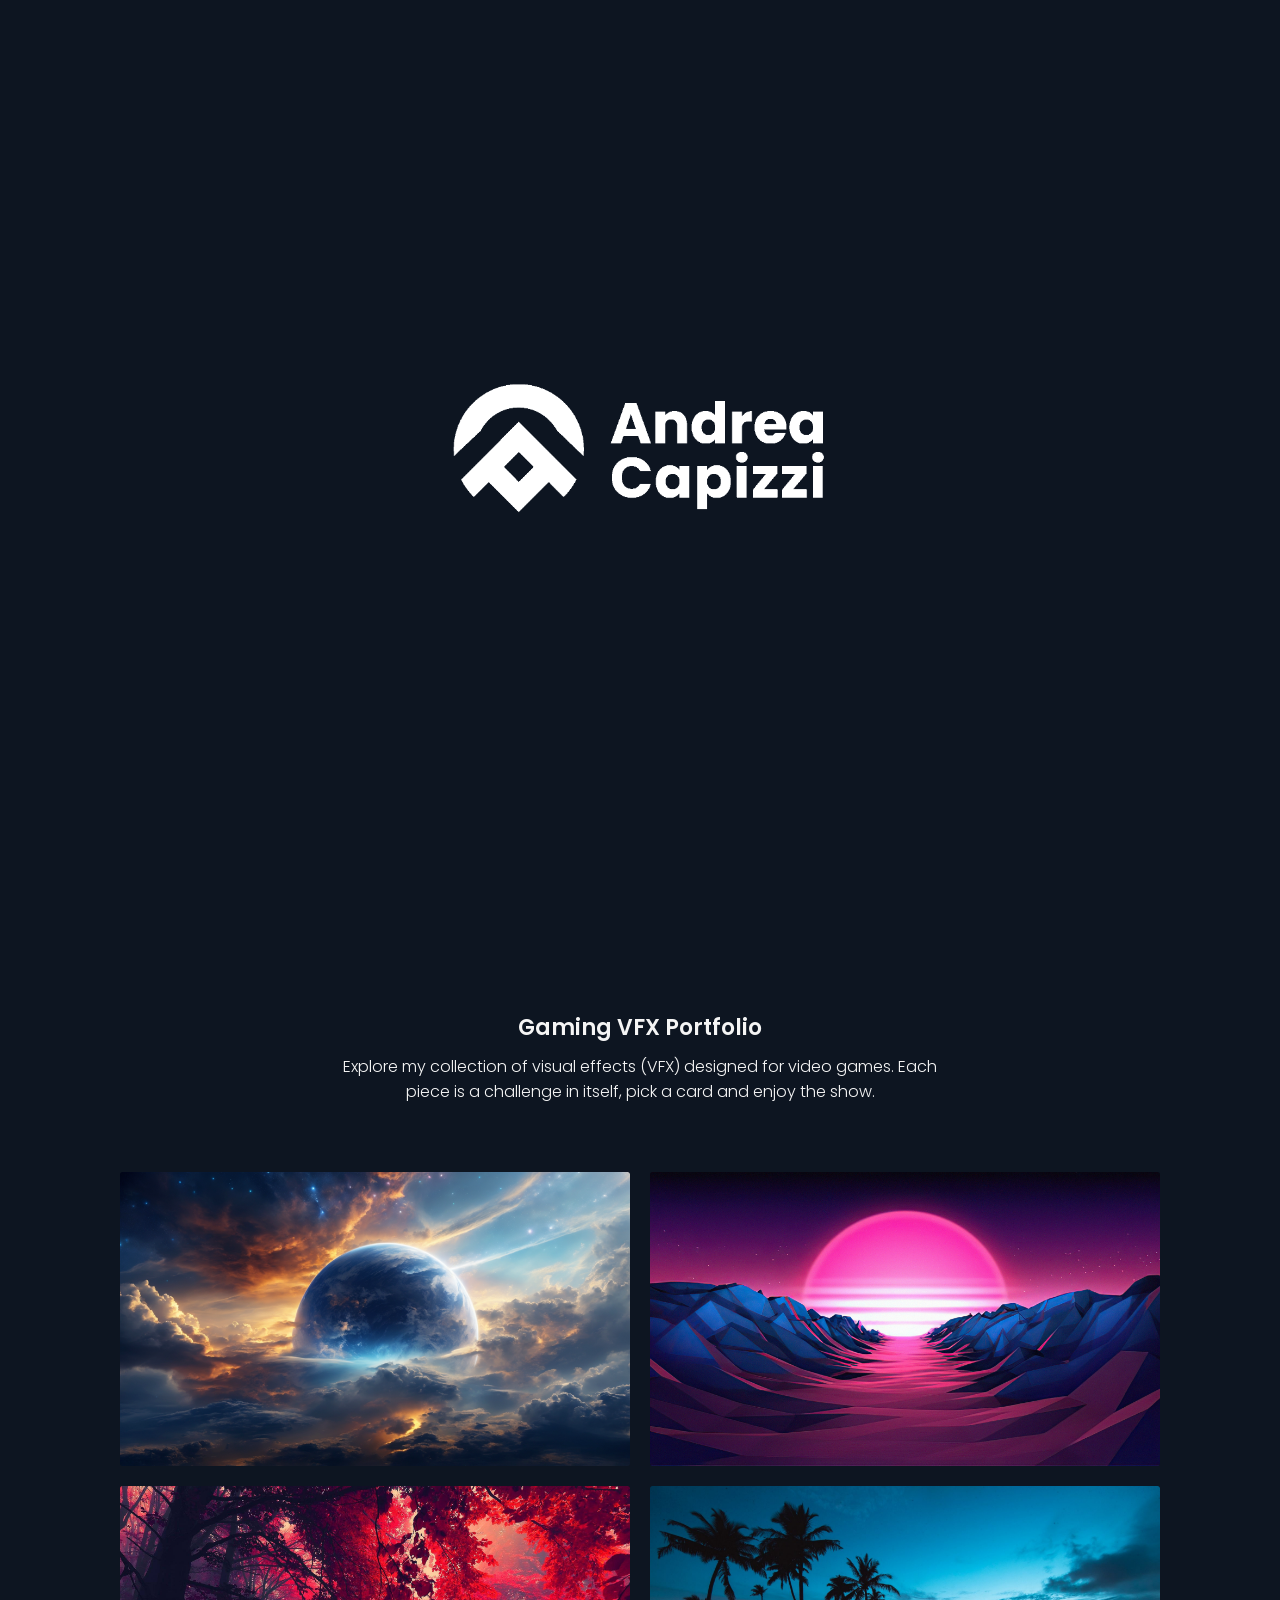
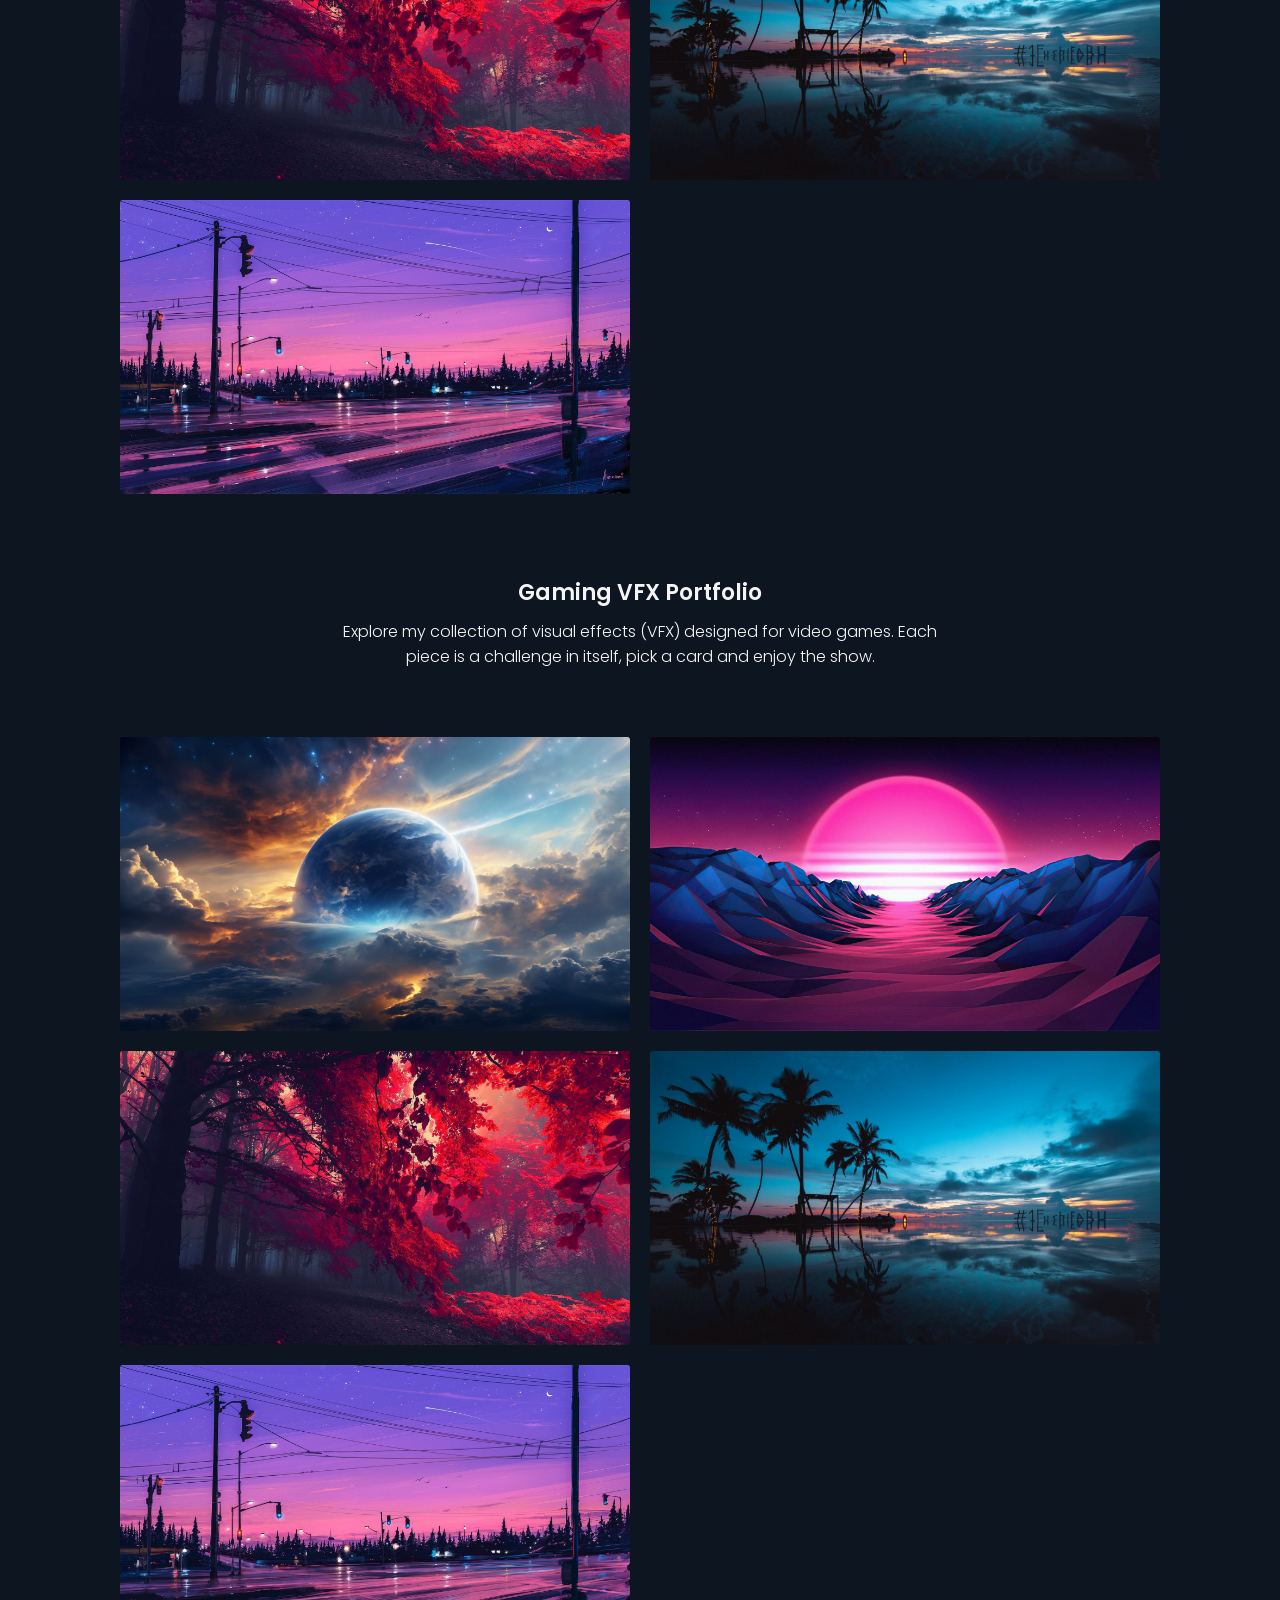
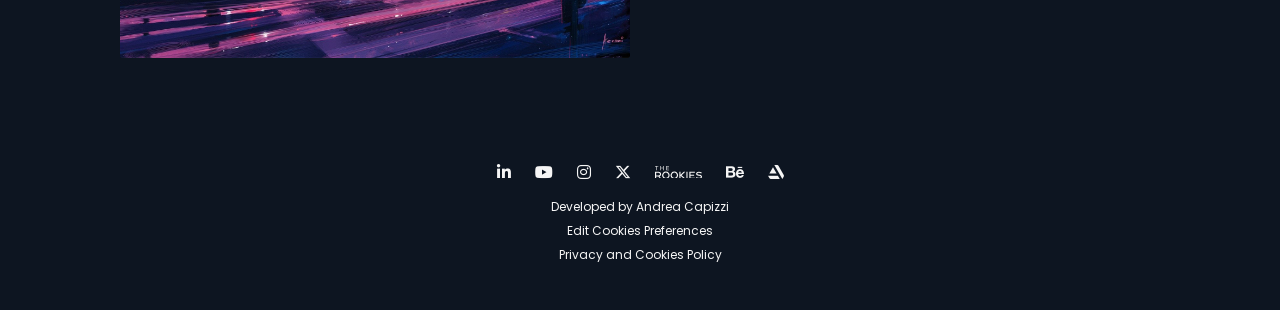
<file: index.html>
<!DOCTYPE html>
<html lang="en">

<head>
  <meta charset="UTF-8">
  <meta name="viewport" content="width=device-width, initial-scale=1.0">
  <link rel="stylesheet" href="https://cdnjs.cloudflare.com/ajax/libs/font-awesome/6.5.1/css/all.min.css">
  <link rel="stylesheet" href="style.css">
  <link rel="stylesheet" href="https://fonts.googleapis.com/icon?family=Material+Icons">

</head>

<body>

   <div id="preloader">
    <img id="preloader-img" src="logo_preloader_noloop1.gif" alt="Preloader">
  </div> 

    <!-- Navbar, og dev:oziavci, andrea capizzi's custom version -->
    <div class="nav-container pt-4">
      <div class="logo">
        <a href="index.html">
            <svg id="logo" svg xmlns="http://www.w3.org/2000/svg" viewBox="0 0 584.39 199.29"><defs><style></style></defs><g id="Capizzi"><path class="cls-1" d="M254.32,132.9a28.81,28.81,0,0,1,11.27-11.4A32.66,32.66,0,0,1,282,117.41q11.22,0,19.22,5.93a28.42,28.42,0,0,1,10.68,16.16H295a13.7,13.7,0,0,0-5.34-6,15,15,0,0,0-7.86-2.07,14.7,14.7,0,0,0-11.5,4.94q-4.4,4.94-4.4,13.2t4.4,13.2a14.66,14.66,0,0,0,11.5,4.94,15,15,0,0,0,7.86-2.06,13.67,13.67,0,0,0,5.34-6h16.88a28.19,28.19,0,0,1-10.68,16.12q-8,5.88-19.22,5.88a32.75,32.75,0,0,1-16.39-4.08,29,29,0,0,1-11.27-11.36,36.29,36.29,0,0,1,0-33.28Z" transform="translate(-0.96 -9.33)"/><path class="cls-1" d="M322.8,142.47a21.71,21.71,0,0,1,7.94-9A20.75,20.75,0,0,1,342,130.34a19.29,19.29,0,0,1,9.3,2.16,15.91,15.91,0,0,1,6.15,5.66v-7.1h15.35v50.12H357.42v-7.1a16.62,16.62,0,0,1-6.24,5.66,19.29,19.29,0,0,1-9.3,2.15,20.45,20.45,0,0,1-11.14-3.18,22,22,0,0,1-7.94-9.08,33,33,0,0,1,0-27.16Zm31.43,4.58a10.81,10.81,0,0,0-15.54-.05q-3.18,3.28-3.19,9t3.19,9.11a10.7,10.7,0,0,0,15.54.05q3.18-3.31,3.19-9.07T354.23,147.05Z" transform="translate(-0.96 -9.33)"/><path class="cls-1" d="M407.08,132.5a19,19,0,0,1,9.25-2.16,20.75,20.75,0,0,1,11.23,3.15,21.8,21.8,0,0,1,7.95,9,33.14,33.14,0,0,1,0,27.16,22.09,22.09,0,0,1-7.95,9.08,20.6,20.6,0,0,1-11.23,3.18,19,19,0,0,1-9.2-2.15,16.87,16.87,0,0,1-6.25-5.57v30.9H385.53v-74h15.35v7.1A16.73,16.73,0,0,1,407.08,132.5ZM419.61,147a10.56,10.56,0,0,0-7.86-3.27,10.35,10.35,0,0,0-7.77,3.32q-3.18,3.31-3.19,9.07t3.19,9.07a10.76,10.76,0,0,0,15.59-.05q3.23-3.36,3.23-9.11T419.61,147Z" transform="translate(-0.96 -9.33)"/><path class="cls-1" d="M449.25,123.47a7.68,7.68,0,0,1-2.56-5.88,7.79,7.79,0,0,1,2.56-6,10.22,10.22,0,0,1,13.11,0,7.83,7.83,0,0,1,2.56,6,7.71,7.71,0,0,1-2.56,5.88,10.22,10.22,0,0,1-13.11,0Zm14.23,7.59v50.12H448.12V131.06Z" transform="translate(-0.96 -9.33)"/><path class="cls-1" d="M490.6,168.51h21.74v12.67H473.45V169l20.84-25.23H473.63V131.06h38.26v12.22Z" transform="translate(-0.96 -9.33)"/><path class="cls-1" d="M536.76,168.51H558.5v12.67H519.61V169l20.84-25.23H519.79V131.06h38.26v12.22Z" transform="translate(-0.96 -9.33)"/><path class="cls-1" d="M569.68,123.47a7.68,7.68,0,0,1-2.56-5.88,7.79,7.79,0,0,1,2.56-6,10.22,10.22,0,0,1,13.11,0,7.79,7.79,0,0,1,2.56,6,7.68,7.68,0,0,1-2.56,5.88,10.22,10.22,0,0,1-13.11,0Zm14.23,7.59v50.12H568.55V131.06Z" transform="translate(-0.96 -9.33)"/></g><g id="Andrea"><path class="cls-1" d="M292.13,87.94H268.6l-3.77,11.13H248.75l22.81-63h17.78l22.81,63H295.9Zm-3.95-11.86L280.36,53l-7.72,23.08Z" transform="translate(-0.96 -9.33)"/><path class="cls-1" d="M363.66,54.12q5.25,5.72,5.25,15.67V99.07H353.65V71.86c0-3.35-.87-6-2.61-7.81a10.19,10.19,0,0,0-14,0c-1.74,1.85-2.6,4.46-2.6,7.81V99.07H319.07V49h15.36V55.6a16.22,16.22,0,0,1,6.28-5.25,20,20,0,0,1,8.9-1.93Q358.4,48.42,363.66,54.12Z" transform="translate(-0.96 -9.33)"/><path class="cls-1" d="M379.47,60.36a21.77,21.77,0,0,1,7.94-9,20.83,20.83,0,0,1,11.23-3.14,19.73,19.73,0,0,1,9,2.07,16.46,16.46,0,0,1,6.42,5.56V32.61h15.36V99.07H414.09V91.89a15.75,15.75,0,0,1-6.15,5.75,19.4,19.4,0,0,1-9.3,2.15,20.53,20.53,0,0,1-11.23-3.19,22,22,0,0,1-7.94-9.07,30.15,30.15,0,0,1-2.92-13.6A30,30,0,0,1,379.47,60.36Zm31.43,4.58a10.8,10.8,0,0,0-15.54,0c-2.12,2.19-3.19,5.19-3.19,9s1.07,6.87,3.19,9.11a10.7,10.7,0,0,0,15.54,0q3.18-3.33,3.19-9.07T410.9,64.94Z" transform="translate(-0.96 -9.33)"/><path class="cls-1" d="M462.67,50.8a17.37,17.37,0,0,1,9-2.38V64.68h-4.23q-5.74,0-8.62,2.46t-2.87,8.67V99.07H440.58V49h15.36v8.35A20.29,20.29,0,0,1,462.67,50.8Z" transform="translate(-0.96 -9.33)"/><path class="cls-1" d="M526,77.7H491.23a10.44,10.44,0,0,0,3,7.14,9.23,9.23,0,0,0,6.51,2.47q5.75,0,8-4.85h16.34a22.56,22.56,0,0,1-4.53,8.89,22.87,22.87,0,0,1-8.22,6.2,26.54,26.54,0,0,1-11.05,2.24,26.92,26.92,0,0,1-13.11-3.14,22.37,22.37,0,0,1-9-9A27.69,27.69,0,0,1,476,74a28.16,28.16,0,0,1,3.19-13.66,22.15,22.15,0,0,1,8.94-9,27.11,27.11,0,0,1,13.2-3.14,26.84,26.84,0,0,1,12.93,3A22,22,0,0,1,523.07,60a26.55,26.55,0,0,1,3.19,13.21A39.25,39.25,0,0,1,526,77.7Zm-15.45-8.53a7.92,7.92,0,0,0-2.69-6.29,9.91,9.91,0,0,0-6.74-2.34,9.73,9.73,0,0,0-6.51,2.25,10,10,0,0,0-3.28,6.38Z" transform="translate(-0.96 -9.33)"/><path class="cls-1" d="M534.21,60.36a21.77,21.77,0,0,1,7.94-9,20.83,20.83,0,0,1,11.23-3.14,19.29,19.29,0,0,1,9.3,2.16,15.89,15.89,0,0,1,6.15,5.65V49h15.35V99.07H568.83V92a16.71,16.71,0,0,1-6.24,5.66,19.4,19.4,0,0,1-9.3,2.15,20.37,20.37,0,0,1-11.14-3.19,22,22,0,0,1-7.94-9.07,30.15,30.15,0,0,1-2.92-13.6A30,30,0,0,1,534.21,60.36Zm31.43,4.58a10.8,10.8,0,0,0-15.54,0c-2.12,2.19-3.19,5.19-3.19,9S548,80.8,550.1,83a10.7,10.7,0,0,0,15.54,0q3.18-3.33,3.19-9.07T565.64,64.94Z" transform="translate(-0.96 -9.33)"/></g><g id="A"><path id="A-2" data-name="A" class="cls-2" d="M194.43,157.28l-10.15-10.14-9.84-9.85-5.39-5.38-18.39-18.39L126.88,89.74,117,79.89,103.11,66h0L89.18,79.89l-9.85,9.85L55.55,113.52,37.16,131.91l-5.39,5.38-9.85,9.85L11.78,157.28A102.36,102.36,0,0,0,31.9,184.71l4-3.94,19.36-19.36.34-.34,5,5,14.74,14.74,4.08,4.08,23.77,23.77h0l23.77-23.77,4.08-4.08L145.7,166l5-5,.34.34,19.36,19.36,3.95,3.94A102.57,102.57,0,0,0,194.43,157.28ZM117,147.14,103.1,161.07,89.18,147.14l-9.85-9.85,23.77-23.77,23.78,23.77Z" transform="translate(-0.96 -9.33)"/></g><g id="C"><path id="C-2" data-name="C" class="cls-2" d="M128.22,12.45c-.86-.22-1.74-.43-2.61-.63l-1.46-.31c-1.06-.23-2.12-.43-3.18-.62l-1.46-.24c-1-.18-2-.31-3-.45l-.44-.06c-1.25-.16-2.51-.29-3.78-.4l-.72-.06q-1.87-.15-3.78-.24l-.66,0c-1.33-.05-2.65-.08-4-.08h0c-1.33,0-2.66,0-4,.08l-.66,0c-1.27.06-2.53.14-3.79.24L94,9.74c-1.27.11-2.54.24-3.8.4l-.43.06c-1,.14-2,.26-3,.43l-1.53.26c-1.07.19-2.14.4-3.2.62l-1.43.31c-.9.2-1.8.42-2.7.64a102.19,102.19,0,0,0-77,99c0,2.93.13,5.83.37,8.7L8,113.52,31.77,89.74l9.85-9.85.92-.92A69.19,69.19,0,0,1,70.21,51.3a68.06,68.06,0,0,1,11.75-5l1.1-.34a69.35,69.35,0,0,1,40.09,0l1.1.34a68.06,68.06,0,0,1,11.75,5A69.19,69.19,0,0,1,163.67,79l.92.92,9.85,9.85,23.77,23.78,6.67,6.66c.24-2.87.37-5.77.37-8.7A102.18,102.18,0,0,0,128.22,12.45Z" transform="translate(-0.96 -9.33)"/></g></svg></a>
    </div> 

      <div class="menu-open"><span class="open"></span></div>
      <div class="ozmenu mt-4">
        <div class="menu-close"><span class="close"></span></div>
        <ul class="ozmenu-nav">
          <li class="item"><a href="index.html">Home</a></li>
          <li class="item dropdownitem">
            <a href="#" class="nav-dropdown">Works</a>
            <div class="dropdown">
              <ul>
                <li class="item"><a href="#">Promotional Videos</a></li>
                <li class="item"><a href="#">Logo Animations</a></li>
                <li class="item"><a href="#">Video Lyrics</a></li>
              </ul>
            </div>
          </li>
          <li class="item"><a href="about_me.html">About Me</a></li>
          <li class="item"><a href="contact.html">Contact</a></li>
        </ul>
      </div>
    </div>
    <!-- /Navbar -->

  <button onclick="topFunction()" id="mybackontopBtn" title="">
    <i class="fas fa-arrow-up"></i>
  </button>

  <!-- <canvas id="galaxy"></canvas> -->

  <div id="site-background"></div>
  <div class="main-container">
    <div class="container-paragrafi">
      <h2 class="titolo-paragrafo">Gaming VFX Reel 2024</h2>
      <p class="paragrafo-articolo">
        Explore my collection of visual effects (VFX) designed for video games. Each piece is a challenge in itself,
        pick a card and enjoy the show.
      </p>
    </div>

    <div class="spazio-sezioni-2">
      <h6>a</h6>
    </div>


    <div style="padding:56.25% 0 0 0;position:relative;"><iframe
        src="https://player.vimeo.com/video/564732633?badge=0&amp;autopause=0&amp;player_id=0&amp;app_id=58479"
        frameborder="0" title="0" portrait="0" allow="autoplay; fullscreen; picture-in-picture"
        style="position:absolute;top:0;left:0;width:100%;height:100%;border-radius:2px;" title="Andrea Capizzi Rebrand"></iframe></div>
    <script src="https://player.vimeo.com/api/player.js"></script>
 


    <div class="spazio-sezioni">
      <h6>a</h6>
    </div>

    <div class="container-paragrafi">
      <h2 class="titolo-paragrafo">Gaming VFX Portfolio</h2>
      <p class="paragrafo-articolo">
        Explore my collection of visual effects (VFX) designed for video games. Each piece is a challenge in itself,
        pick a card and enjoy the show.
      </p>
    </div>
    <div class="grid">

      <div class="image-container" onclick="window.location.href='template_progetto.html'">
        <img src="img/home-cards/img-card-1.png" alt="Immagine 1">
        <div class="hover-image">
          <img src="img/home-cards/hov-gif-1.gif" alt="Overlay Image 1" loop>
        </div>
        <div class="overlay">
          <h3>Blitzcrank</h3>
          <p>MOBA</p>
        </div>
      </div>



      <div class="image-container" onclick="window.location.href='altra_pagina.html'">
        <img src="img/home-cards/img-card-2.jpg" alt="Immagine 2">
        <div class="hover-image">
          <img src="img/home-cards/hov-gif-2.gif" alt="Overlay Image 2" loop>
        </div>
        <div class="overlay">
          <h3>Titolo Immagine 2</h3>
          <p>Descrizione Immagine 2</p>
        </div>
      </div>

      <div class="image-container" onclick="window.location.href='altra_pagina.html'">
        <img src="img/home-cards/img-card-3.jpg" alt="Immagine 3">
        <div class="hover-image">
          <img src="img/home-cards/hov-gif-1.gif" alt="Overlay Image 3" loop>
        </div>
        <div class="overlay">
          <h3>Titolo Immagine 3</h3>
          <p>Descrizione Immagine 3</p>
        </div>
      </div>

      <div class="image-container" onclick="window.location.href='altra_pagina.html'">
        <img src="img/home-cards/img-card-4.jpg" alt="Immagine 4">
        <div class="hover-image">
          <img src="img/home-cards/hov-gif-1.gif" alt="Overlay Image 4" loop>
        </div>
        <div class="overlay">
          <h3>Titolo Immagine 4</h3>
          <p>Descrizione Immagine 4</p>
        </div>
      </div>

      <div class="image-container" onclick="window.location.href='altra_pagina.html'">
        <img src="img/home-cards/img-card-5.jpg" alt="Immagine 5">
        <div class="hover-image">
          <img src="img/home-cards/hov-gif-1.gif" alt="Overlay Image 5" loop>
        </div>
        <div class="overlay">
          <h3>Titolo Immagine 5</h3>
          <p>Descrizione Immagine 5</p>
        </div>
      </div>

      <!-- Aggiungi altre immagini con la stessa struttura -->

    </div>
    <div class="spazio-sezioni-5">
      <h6>a</h6>
    </div> 

    <div class="spazio-sezioni-3">
      <h6>a</h6>
    </div>



    <div class="container-paragrafi">
      <h2 class="titolo-paragrafo">Gaming VFX Portfolio</h2>
      <p class="paragrafo-articolo">
        Explore my collection of visual effects (VFX) designed for video games. Each piece is a challenge in itself,
        pick a card and enjoy the show.
      </p>
    </div>
    <div class="grid">

      <div class="image-container" onclick="window.location.href='template_progetto.html'">
        <img src="img/home-cards/img-card-1.png" alt="Immagine 1">
        <div class="hover-image">
          <img src="img/home-cards/hov-gif-1.gif" alt="Overlay Image 1" loop>
        </div>
        <div class="overlay">
          <h3>Blitzcrank</h3>
          <p>MOBA</p>
        </div>
      </div>



      <div class="image-container" onclick="window.location.href='altra_pagina.html'">
        <img src="img/home-cards/img-card-2.jpg" alt="Immagine 2">
        <div class="hover-image">
          <img src="img/home-cards/hov-gif-2.gif" alt="Overlay Image 2" loop>
        </div>
        <div class="overlay">
          <h3>Titolo Immagine 2</h3>
          <p>Descrizione Immagine 2</p>
        </div>
      </div>

      <div class="image-container" onclick="window.location.href='altra_pagina.html'">
        <img src="img/home-cards/img-card-3.jpg" alt="Immagine 3">
        <div class="hover-image">
          <img src="img/home-cards/hov-gif-1.gif" alt="Overlay Image 3" loop>
        </div>
        <div class="overlay">
          <h3>Titolo Immagine 3</h3>
          <p>Descrizione Immagine 3</p>
        </div>
      </div>

      <div class="image-container" onclick="window.location.href='altra_pagina.html'">
        <img src="img/home-cards/img-card-4.jpg" alt="Immagine 4">
        <div class="hover-image">
          <img src="img/home-cards/hov-gif-1.gif" alt="Overlay Image 4" loop>
        </div>
        <div class="overlay">
          <h3>Titolo Immagine 4</h3>
          <p>Descrizione Immagine 4</p>
        </div>
      </div>

      <div class="image-container" onclick="window.location.href='altra_pagina.html'">
        <img src="img/home-cards/img-card-5.jpg" alt="Immagine 5">
        <div class="hover-image">
          <img src="img/home-cards/hov-gif-1.gif" alt="Overlay Image 5" loop>
        </div>
        <div class="overlay">
          <h3>Titolo Immagine 5</h3>
          <p>Descrizione Immagine 5</p>
        </div>
      </div>

      <!-- Aggiungi altre immagini con la stessa struttura -->

    </div>


    <div class="spazio-sezioni-3">
      <h6>a</h6>
    </div>


  </div>
  </div>
  </div>

  <script src="js/preloader.js"></script>
  <!-- <script src="js/stars-bg.js"></script> -->
  <script src="js/navbar+backontop.js"></script>
  <script src="js/home-bg-gif.js"></script> 

  <script src="js/jquery-3.3.1.min.js" integrity="sha384-tsQFqpEReu7ZLhBV2VZlAu7zcOV+rXbYlF2cqB8txI/8aZajjp4Bqd+V6D5IgvKT" crossorigin="anonymous"></script>
  <script src=gdpr-cookie.js></script>
  <script>
    $.gdprcookie.init({
        title: "🍪 Accept cookies & privacy policy?",
        message: 'This website makes use of cookies to enhance browsing experience and provide additional functionality. <a href="cookiesandprivacypolicy.html" target="_blank" style="color:#00adef; text-decoration: underline;">Cookies and Privacy Policy</a><br><br>',  // Aggiunge spazio extra
        delay: 600,
        expires: 1,
        acceptBtnLabel: "Accept cookies",
    });
    

    $(document.body)
        .on("gdpr:show", function() {
            console.log("Cookie dialog is shown");
        })
        .on("gdpr:accept", function() {
            var preferences = $.gdprcookie.preference();
            console.log("Preferences saved:", preferences);
        })
        .on("gdpr:advanced", function() {
            console.log("Advanced button was pressed");
        });

    if ($.gdprcookie.preference("marketing") === true) {
        console.log("This should run because marketing is accepted.");
    }
</script>

  <script type="text/javascript">
  
    var _gaq = _gaq || [];
    _gaq.push(['_setAccount', 'UA-36251023-1']);
    _gaq.push(['_setDomainName', 'jqueryscript.net']);
    _gaq.push(['_trackPageview']);
  
    (function() {
      var ga = document.createElement('script'); ga.type = 'text/javascript'; ga.async = true;
      ga.src = ('https:' == document.location.protocol ? 'https://ssl' : 'http://www') + '.google-analytics.com/ga.js';
      var s = document.getElementsByTagName('script')[0]; s.parentNode.insertBefore(ga, s);
    })();
  
  </script>




 
</body>

<footer>
<div class="social-icons">
  <a href="#" target="_blank"><i class="fa-brands fa-linkedin-in" aria-label="Linkedin"></i></a>
  <a href="#" target="_blank"><i class="fab fa-youtube" aria-label="YouTube"></i></a>
  <a href="#" target="_blank"><i class="fab fa-instagram" aria-label="Instagram"></i></a>
  <a href="#" target="_blank"><i class="fa-brands fa-x-twitter" aria-label="Twitter"></i></a>
  <a href="#" target="_blank"><svg id="rookies-path" xmlns="http://www.w3.org/2000/svg" viewBox="0 0 719.19 198.28"><defs><style></style></defs><path id="path-2" data-name="path" class="cls-1" d="M70,159.1,98.44,196h-21l-26-33.91H17.93V196H.34V87.87H52a51.69,51.69,0,0,1,17.78,2.9,35.7,35.7,0,0,1,13.06,8,34.75,34.75,0,0,1,7.82,11.77A38,38,0,0,1,93.32,125a36.87,36.87,0,0,1-6,20.83A34.44,34.44,0,0,1,70,159.1Zm-.81-48.78q-6.39-6-16.31-6H17.93v41.27h35q9.91,0,16.31-6a20,20,0,0,0,0-29.31Zm146.72,59.73a54.75,54.75,0,0,1-20.46,20.6,58.85,58.85,0,0,1-58,0A54.75,54.75,0,0,1,117,170.05a57.66,57.66,0,0,1,8.88-68.36A54.66,54.66,0,0,1,144,89.61a59.16,59.16,0,0,1,45,0A54.8,54.8,0,0,1,207,101.69a57.12,57.12,0,0,1,11.85,18,57.85,57.85,0,0,1-3,50.32Zm-15.3-47.84a39.1,39.1,0,0,0-14-14.75,38.76,38.76,0,0,0-40.3,0,39,39,0,0,0-14,14.75,41,41,0,0,0,0,38.94,38.74,38.74,0,0,0,14,14.71,39,39,0,0,0,40.3,0,38.85,38.85,0,0,0,14-14.71,41,41,0,0,0,0-38.94ZM345,170.05a54.75,54.75,0,0,1-20.46,20.6,58.85,58.85,0,0,1-58,0,54.72,54.72,0,0,1-20.45-20.6A57.69,57.69,0,0,1,255,101.69a54.76,54.76,0,0,1,18.05-12.08,59.16,59.16,0,0,1,45,0,54.7,54.7,0,0,1,18.06,12.08,57,57,0,0,1,11.85,18,57.85,57.85,0,0,1-3,50.32Zm-15.3-47.84a39,39,0,0,0-14-14.75,38.74,38.74,0,0,0-40.29,0,39,39,0,0,0-14,14.75,41,41,0,0,0,0,38.94,38.7,38.7,0,0,0,14,14.71,39,39,0,0,0,40.29,0,38.77,38.77,0,0,0,14-14.71,41,41,0,0,0,0-38.94ZM467.9,196H443.41l-53-47.85V196H372.66V87.87h17.75v47.92l49.36-47.92h23.47l-55.32,54,60,54.2Zm12.78,0V87.87h17.13V196Zm129.79-16.34V196H525.55V87.87h84.92v16.34H543.06v29.65h55.32V150H543.06v29.65ZM657,128.28a63.88,63.88,0,0,0,9.45,2.68q5.35,1.11,11.24,2.12t11.78,2.21a64.08,64.08,0,0,1,11.23,3.37,42.56,42.56,0,0,1,9.46,5.23,21.53,21.53,0,0,1,6.54,8.09,26.43,26.43,0,0,1,2.45,11.69q0,15.26-11.32,24.42t-30.76,9.18a87.05,87.05,0,0,1-28-4.38A75,75,0,0,1,627,181.47l10-13.86q19.46,12.85,40.14,12.86a34.87,34.87,0,0,0,11-1.59,18.44,18.44,0,0,0,7.32-4.14,17.82,17.82,0,0,0,3.76-5.19,12.58,12.58,0,0,0,1.2-5.26,9.54,9.54,0,0,0-2-6,13,13,0,0,0-5.39-4,61.51,61.51,0,0,0-7.94-2.63,79.34,79.34,0,0,0-9.61-1.9q-5.07-.69-10.46-1.82t-10.46-2.4a42.73,42.73,0,0,1-9.61-3.68,37.7,37.7,0,0,1-7.94-5.53,21.8,21.8,0,0,1-5.39-8.09,30.51,30.51,0,0,1-2-11.31q0-14.09,11.54-22.41t29.68-8.32q27.36,0,45.41,13.31l-7.75,14.25a69.27,69.27,0,0,0-18.79-8.25,72.37,72.37,0,0,0-18.87-2.67q-10.15,0-16.5,4.07t-6.36,10.64a9.37,9.37,0,0,0,2.44,6.54,16.51,16.51,0,0,0,6.55,4.22Z"/><path id="path-3" data-name="path" class="cls-1" d="M29.92,8V64.92H20.83V8H0V0H50.75V8Zm94.32,56.94V35.21H91.39V64.92H82.31V0h9.08V27.14h32.85V0h9.18V64.92Zm90.94-8.07v8.07h-43V0H213.8V8H181.23V27.41h30.65v7.8H181.23V56.85Z"/></svg></a>
  <a href="#" target="_blank"><i class="fab fa-behance" aria-label="Behance"></i></a>
  <a href="#" target="_blank"><i class="fab fa-artstation" aria-label="ArtStation"></i></a>
</div>
<div class="coded-by">
  Developed by <a href="about_me.html" target="_blank" id="coded-by-link">Andrea Capizzi</a>
  <br>
  <a href="javascript:$.gdprcookie.display()">Edit Cookies Preferences</a>
  <br>
  <a href="cookiesandprivacypolicy.html" target="_blank" id="coded-by-link">Privacy and Cookies Policy</a> 
</div>
</footer>
</file>
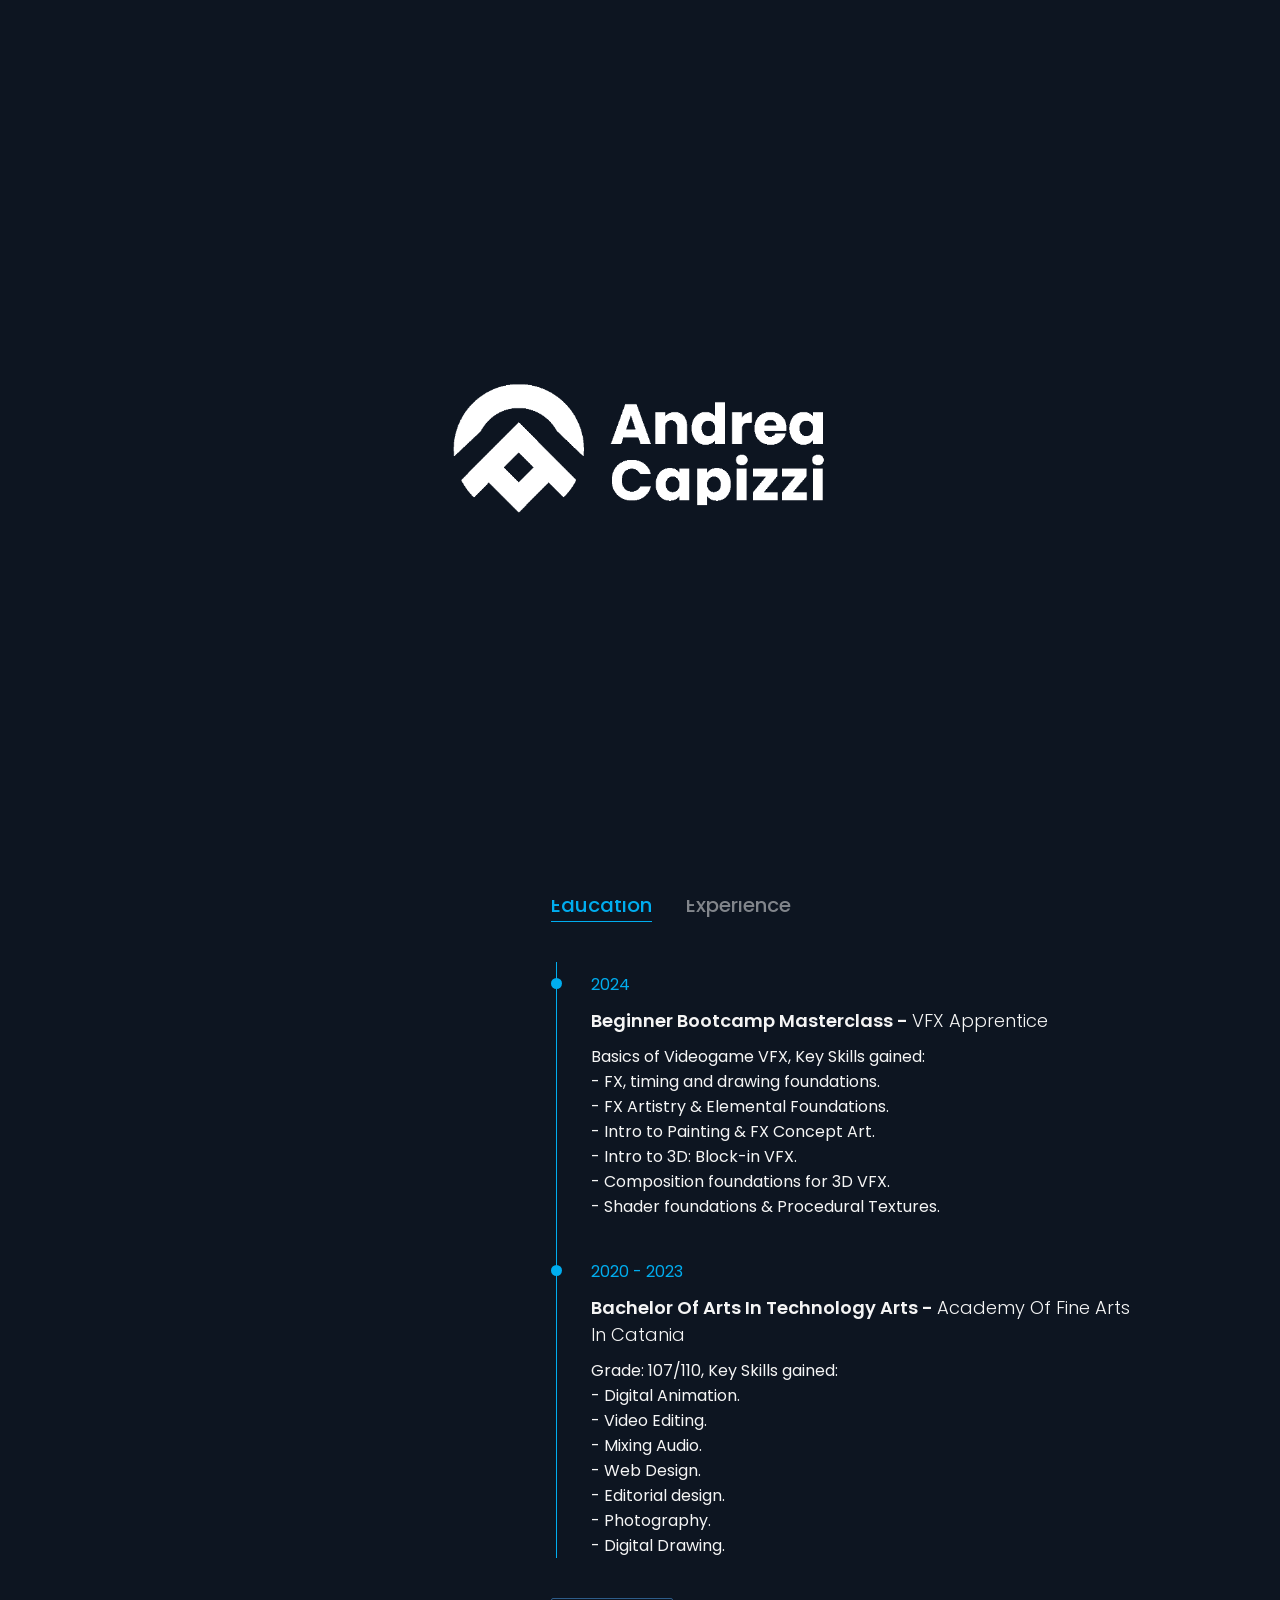
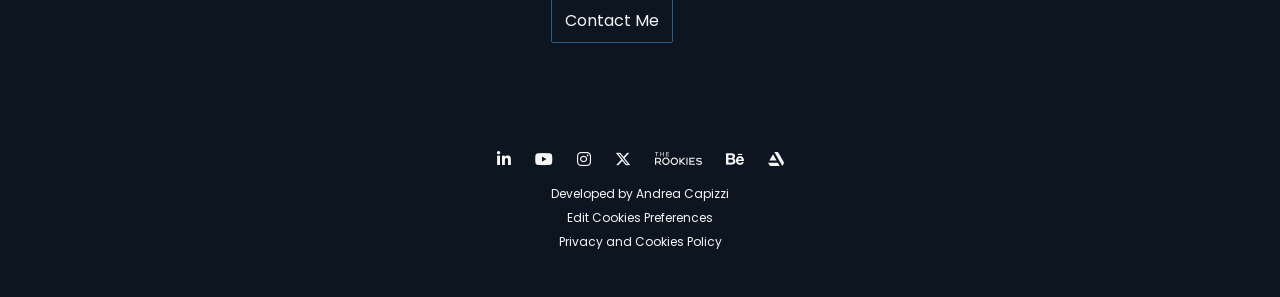
<file: about_me.html>
<!DOCTYPE html>
<html lang="en">
<head>
  <meta charset="UTF-8">
  <meta name="viewport" content="width=device-width, initial-scale=1.0">
  <link rel="stylesheet" href="https://cdnjs.cloudflare.com/ajax/libs/font-awesome/6.5.1/css/all.min.css">
  <link rel="stylesheet" href="style.css">
  <link rel="stylesheet" href="style-about.css">
  <link rel="stylesheet" href="https://fonts.googleapis.com/icon?family=Material+Icons">

</head>
<body>

  <div id="preloader">
    <img id="preloader-img" src="logo_preloader_noloop1.gif" alt="Preloader">
  </div>

    <!-- Navbar, og dev:oziavci, andrea capizzi's custom version -->
    <div class="nav-container pt-4">
      <div class="logo">
        <a href="index.html">
            <svg id="logo" svg xmlns="http://www.w3.org/2000/svg" viewBox="0 0 584.39 199.29"><defs><style></style></defs><g id="Capizzi"><path class="cls-1" d="M254.32,132.9a28.81,28.81,0,0,1,11.27-11.4A32.66,32.66,0,0,1,282,117.41q11.22,0,19.22,5.93a28.42,28.42,0,0,1,10.68,16.16H295a13.7,13.7,0,0,0-5.34-6,15,15,0,0,0-7.86-2.07,14.7,14.7,0,0,0-11.5,4.94q-4.4,4.94-4.4,13.2t4.4,13.2a14.66,14.66,0,0,0,11.5,4.94,15,15,0,0,0,7.86-2.06,13.67,13.67,0,0,0,5.34-6h16.88a28.19,28.19,0,0,1-10.68,16.12q-8,5.88-19.22,5.88a32.75,32.75,0,0,1-16.39-4.08,29,29,0,0,1-11.27-11.36,36.29,36.29,0,0,1,0-33.28Z" transform="translate(-0.96 -9.33)"/><path class="cls-1" d="M322.8,142.47a21.71,21.71,0,0,1,7.94-9A20.75,20.75,0,0,1,342,130.34a19.29,19.29,0,0,1,9.3,2.16,15.91,15.91,0,0,1,6.15,5.66v-7.1h15.35v50.12H357.42v-7.1a16.62,16.62,0,0,1-6.24,5.66,19.29,19.29,0,0,1-9.3,2.15,20.45,20.45,0,0,1-11.14-3.18,22,22,0,0,1-7.94-9.08,33,33,0,0,1,0-27.16Zm31.43,4.58a10.81,10.81,0,0,0-15.54-.05q-3.18,3.28-3.19,9t3.19,9.11a10.7,10.7,0,0,0,15.54.05q3.18-3.31,3.19-9.07T354.23,147.05Z" transform="translate(-0.96 -9.33)"/><path class="cls-1" d="M407.08,132.5a19,19,0,0,1,9.25-2.16,20.75,20.75,0,0,1,11.23,3.15,21.8,21.8,0,0,1,7.95,9,33.14,33.14,0,0,1,0,27.16,22.09,22.09,0,0,1-7.95,9.08,20.6,20.6,0,0,1-11.23,3.18,19,19,0,0,1-9.2-2.15,16.87,16.87,0,0,1-6.25-5.57v30.9H385.53v-74h15.35v7.1A16.73,16.73,0,0,1,407.08,132.5ZM419.61,147a10.56,10.56,0,0,0-7.86-3.27,10.35,10.35,0,0,0-7.77,3.32q-3.18,3.31-3.19,9.07t3.19,9.07a10.76,10.76,0,0,0,15.59-.05q3.23-3.36,3.23-9.11T419.61,147Z" transform="translate(-0.96 -9.33)"/><path class="cls-1" d="M449.25,123.47a7.68,7.68,0,0,1-2.56-5.88,7.79,7.79,0,0,1,2.56-6,10.22,10.22,0,0,1,13.11,0,7.83,7.83,0,0,1,2.56,6,7.71,7.71,0,0,1-2.56,5.88,10.22,10.22,0,0,1-13.11,0Zm14.23,7.59v50.12H448.12V131.06Z" transform="translate(-0.96 -9.33)"/><path class="cls-1" d="M490.6,168.51h21.74v12.67H473.45V169l20.84-25.23H473.63V131.06h38.26v12.22Z" transform="translate(-0.96 -9.33)"/><path class="cls-1" d="M536.76,168.51H558.5v12.67H519.61V169l20.84-25.23H519.79V131.06h38.26v12.22Z" transform="translate(-0.96 -9.33)"/><path class="cls-1" d="M569.68,123.47a7.68,7.68,0,0,1-2.56-5.88,7.79,7.79,0,0,1,2.56-6,10.22,10.22,0,0,1,13.11,0,7.79,7.79,0,0,1,2.56,6,7.68,7.68,0,0,1-2.56,5.88,10.22,10.22,0,0,1-13.11,0Zm14.23,7.59v50.12H568.55V131.06Z" transform="translate(-0.96 -9.33)"/></g><g id="Andrea"><path class="cls-1" d="M292.13,87.94H268.6l-3.77,11.13H248.75l22.81-63h17.78l22.81,63H295.9Zm-3.95-11.86L280.36,53l-7.72,23.08Z" transform="translate(-0.96 -9.33)"/><path class="cls-1" d="M363.66,54.12q5.25,5.72,5.25,15.67V99.07H353.65V71.86c0-3.35-.87-6-2.61-7.81a10.19,10.19,0,0,0-14,0c-1.74,1.85-2.6,4.46-2.6,7.81V99.07H319.07V49h15.36V55.6a16.22,16.22,0,0,1,6.28-5.25,20,20,0,0,1,8.9-1.93Q358.4,48.42,363.66,54.12Z" transform="translate(-0.96 -9.33)"/><path class="cls-1" d="M379.47,60.36a21.77,21.77,0,0,1,7.94-9,20.83,20.83,0,0,1,11.23-3.14,19.73,19.73,0,0,1,9,2.07,16.46,16.46,0,0,1,6.42,5.56V32.61h15.36V99.07H414.09V91.89a15.75,15.75,0,0,1-6.15,5.75,19.4,19.4,0,0,1-9.3,2.15,20.53,20.53,0,0,1-11.23-3.19,22,22,0,0,1-7.94-9.07,30.15,30.15,0,0,1-2.92-13.6A30,30,0,0,1,379.47,60.36Zm31.43,4.58a10.8,10.8,0,0,0-15.54,0c-2.12,2.19-3.19,5.19-3.19,9s1.07,6.87,3.19,9.11a10.7,10.7,0,0,0,15.54,0q3.18-3.33,3.19-9.07T410.9,64.94Z" transform="translate(-0.96 -9.33)"/><path class="cls-1" d="M462.67,50.8a17.37,17.37,0,0,1,9-2.38V64.68h-4.23q-5.74,0-8.62,2.46t-2.87,8.67V99.07H440.58V49h15.36v8.35A20.29,20.29,0,0,1,462.67,50.8Z" transform="translate(-0.96 -9.33)"/><path class="cls-1" d="M526,77.7H491.23a10.44,10.44,0,0,0,3,7.14,9.23,9.23,0,0,0,6.51,2.47q5.75,0,8-4.85h16.34a22.56,22.56,0,0,1-4.53,8.89,22.87,22.87,0,0,1-8.22,6.2,26.54,26.54,0,0,1-11.05,2.24,26.92,26.92,0,0,1-13.11-3.14,22.37,22.37,0,0,1-9-9A27.69,27.69,0,0,1,476,74a28.16,28.16,0,0,1,3.19-13.66,22.15,22.15,0,0,1,8.94-9,27.11,27.11,0,0,1,13.2-3.14,26.84,26.84,0,0,1,12.93,3A22,22,0,0,1,523.07,60a26.55,26.55,0,0,1,3.19,13.21A39.25,39.25,0,0,1,526,77.7Zm-15.45-8.53a7.92,7.92,0,0,0-2.69-6.29,9.91,9.91,0,0,0-6.74-2.34,9.73,9.73,0,0,0-6.51,2.25,10,10,0,0,0-3.28,6.38Z" transform="translate(-0.96 -9.33)"/><path class="cls-1" d="M534.21,60.36a21.77,21.77,0,0,1,7.94-9,20.83,20.83,0,0,1,11.23-3.14,19.29,19.29,0,0,1,9.3,2.16,15.89,15.89,0,0,1,6.15,5.65V49h15.35V99.07H568.83V92a16.71,16.71,0,0,1-6.24,5.66,19.4,19.4,0,0,1-9.3,2.15,20.37,20.37,0,0,1-11.14-3.19,22,22,0,0,1-7.94-9.07,30.15,30.15,0,0,1-2.92-13.6A30,30,0,0,1,534.21,60.36Zm31.43,4.58a10.8,10.8,0,0,0-15.54,0c-2.12,2.19-3.19,5.19-3.19,9S548,80.8,550.1,83a10.7,10.7,0,0,0,15.54,0q3.18-3.33,3.19-9.07T565.64,64.94Z" transform="translate(-0.96 -9.33)"/></g><g id="A"><path id="A-2" data-name="A" class="cls-2" d="M194.43,157.28l-10.15-10.14-9.84-9.85-5.39-5.38-18.39-18.39L126.88,89.74,117,79.89,103.11,66h0L89.18,79.89l-9.85,9.85L55.55,113.52,37.16,131.91l-5.39,5.38-9.85,9.85L11.78,157.28A102.36,102.36,0,0,0,31.9,184.71l4-3.94,19.36-19.36.34-.34,5,5,14.74,14.74,4.08,4.08,23.77,23.77h0l23.77-23.77,4.08-4.08L145.7,166l5-5,.34.34,19.36,19.36,3.95,3.94A102.57,102.57,0,0,0,194.43,157.28ZM117,147.14,103.1,161.07,89.18,147.14l-9.85-9.85,23.77-23.77,23.78,23.77Z" transform="translate(-0.96 -9.33)"/></g><g id="C"><path id="C-2" data-name="C" class="cls-2" d="M128.22,12.45c-.86-.22-1.74-.43-2.61-.63l-1.46-.31c-1.06-.23-2.12-.43-3.18-.62l-1.46-.24c-1-.18-2-.31-3-.45l-.44-.06c-1.25-.16-2.51-.29-3.78-.4l-.72-.06q-1.87-.15-3.78-.24l-.66,0c-1.33-.05-2.65-.08-4-.08h0c-1.33,0-2.66,0-4,.08l-.66,0c-1.27.06-2.53.14-3.79.24L94,9.74c-1.27.11-2.54.24-3.8.4l-.43.06c-1,.14-2,.26-3,.43l-1.53.26c-1.07.19-2.14.4-3.2.62l-1.43.31c-.9.2-1.8.42-2.7.64a102.19,102.19,0,0,0-77,99c0,2.93.13,5.83.37,8.7L8,113.52,31.77,89.74l9.85-9.85.92-.92A69.19,69.19,0,0,1,70.21,51.3a68.06,68.06,0,0,1,11.75-5l1.1-.34a69.35,69.35,0,0,1,40.09,0l1.1.34a68.06,68.06,0,0,1,11.75,5A69.19,69.19,0,0,1,163.67,79l.92.92,9.85,9.85,23.77,23.78,6.67,6.66c.24-2.87.37-5.77.37-8.7A102.18,102.18,0,0,0,128.22,12.45Z" transform="translate(-0.96 -9.33)"/></g></svg></a>
    </div> 

      <div class="menu-open"><span class="open"></span></div>
      <div class="ozmenu mt-4">
        <div class="menu-close"><span class="close"></span></div>
        <ul class="ozmenu-nav">
          <li class="item"><a href="index.html">Home</a></li>
          <li class="item dropdownitem">
            <a href="#" class="nav-dropdown">Works</a>
            <div class="dropdown">
              <ul>
                <li class="item"><a href="#">Promotional Videos</a></li>
                <li class="item"><a href="#">Logo Animations</a></li>
                <li class="item"><a href="#">Video Lyrics</a></li>
              </ul>
            </div>
          </li>
          <li class="item"><a href="about_me.html">About Me</a></li>
          <li class="item"><a href="contact.html">Contact</a></li>
        </ul>
      </div>
    </div>
    <!-- /Navbar -->

<button onclick="topFunction()" id="mybackontopBtn" title="">
  <i class="fas fa-arrow-up"></i>
</button>

<!-- <canvas id="galaxy"></canvas> -->

<div id="site-background"></div>
  <div class="main-container">

    <!-- <div class="container-paragrafi">
      <h2 class="titolo-paragrafo">Gaming VFX Reel 2024</h2>
      <p class="paragrafo-articolo">
        Explore my collection of visual effects (VFX) designed for video games. Each piece is a challenge in itself, pick a card and enjoy the show.
      </p>
    </div> -->

 <!-- About Section Start -->
 <section class="about-section sec-padding" id="about">
  <div class="container">
     <div class="row">
      <div class="section-title">
          <h2>about me</h2>
      </div>
     </div> 
     <div class="row">
      <div class="about-img">
          <div class="img-box">
             <img src="andrea-about-img-v6.png" alt="about img"> 
          </div>
      </div>
      <div class="about-text">
          <p>Hi! I’m Andrea Capizzi, originally from Sicily, Italy. I’m fluent in both Italian and English. I earned a bachelor's degree in Technology Arts from the Academy of Fine Arts in Catania, graduating with a final grade of 107/110. My ambition is to pursue a career as a Motion Designer, where I can continually grow, enhance my skills, and contribute to the success of the company and the team I’m part of.<br>
            <br>
            Beyond design, I have a variety of interests. I love traveling and constantly discovering new places and cultures. I'm a food enthusiast, always eager to explore new flavors and combinations, with a particular fondness for trying local cuisine wherever I go. Furthermore, I'm passionate about gaming and have a deep appreciation for music across various genres, along with maintaining a collection of CDs. </p>
          <h3>skills</h3>
          <div class="skills">
              <div class="skill-item">after effects</div>
              <div class="skill-item">blender</div>
              <div class="skill-item">illustrator</div>
              <div class="skill-item">photoshop</div>
              <div class="skill-item">première</div>
              <div class="skill-item">cinema 4D</div>
              <div class="skill-item">octane render</div>
              <div class="skill-item">unreal engine</div>
              <div class="skill-item">plasticity</div>
              <div class="skill-item">inDesign</div>
          </div>

          <div class="about-tabs">
              <button type="button" class="tab-item active" data-target="#education">education</button>
              <button type="button" class="tab-item" data-target="#experience">experience</button>
          </div>

          <!-- Education Start -->
          <div class="tab-content active" id="education">
              <div class="timeline">
                <div class="timeline-item">
                  <span class="date">2024</span>
                  <h4>beginner bootcamp masterclass - <span>VFX apprentice</span></h4>
                  <p>Basics of Videogame VFX, Key Skills gained:<br>
                    - FX, timing and drawing foundations.<br>
                    - FX Artistry & Elemental Foundations.<br>
                    - Intro to Painting & FX Concept Art.<br>
                    - Intro to 3D: Block-in VFX.<br>
                    - Composition foundations for 3D VFX.<br>
                    - Shader foundations & Procedural Textures.</p>
              </div>   
                  <div class="timeline-item">
                      <span class="date">2020 - 2023</span>
                      <h4>bachelor of arts in technology arts - <span>academy of fine arts in catania</span></h4>
                      <p>
                        Grade: 107/110, Key Skills gained:<br> 
                            - Digital Animation.<br>
                            - Video Editing.<br>
                            - Mixing Audio.<br>
                            - Web Design.<br>
                            - Editorial design.<br>
                            - Photography.<br>
                            - Digital Drawing.</p>
                  </div>
              </div>
          </div>
          <!-- Education End -->

          <!-- Experience Start -->
          <div class="tab-content" id="experience">
              <div class="timeline">
                  <div class="timeline-item">
                      <span class="date">2022 - 2023</span>
                      <h4>motion designer - <span>Tresbien</span></h4>
                      <p>Key Results:<br>
                        - Enhanced Soft Skills: I significantly developed my soft skills, which were crucial in achieving the final objectives of the project.<br>
                        - Refined Social Media Animations: I gained a deeper understanding of creating more engaging and effective animations tailored for social media platforms.<br>
                        - Increased Knowledge of Codecs and Compression: I acquired advanced knowledge of codecs and compression techniques, improving the efficiency and quality of my work.<br>
                        <br>
                        Duties include:<br>
                        - Brand Animations: Creating dynamic animations that enhance brand identity and engagement.<br>
                        - Logo Animations: Designing eye-catching animations that bring logos to life.<br>
                        - Social Media Animations: Crafting engaging animations tailored for various social media platforms to boost interaction and visibility.<br>
                        - Sticker Animations: Producing animated stickers that add a playful and interactive element to digital communications.<br>
                        </p>
                  </div>
                  <!-- <div class="timeline-item">
                      <span class="date">2069 - 2069</span>
                      <h4>motion designer - <span>Tresbien</span></h4>
                      <p>Lorem ipsum dolor sit amet consectetur, adipisicing elit. Distinctio architecto,
                      consectetur obcaecati omnis tenetur!</p>
                  </div> -->
              </div>
          </div>
          <!-- Experience End -->
          

          <!-- <div class="cv_contactme">
            <a href="cv.pdf" target="_blank" class="btn">Download CV</a>
          </div> -->
          <div class="cv_contactme">
          <a href="contact.html" class="btn">Contact Me</a>
        </div>
      </div>

      </div>
     </div>

</section>
<!-- About Section End -->


      


  </div>
  </div>
  </div>

  <script src="js/preloader.js"></script>
  <script src="js/about.js"></script>
  <!-- <script src="js/stars-bg.js"></script> -->
  <script src="js/navbar+backontop.js"></script>
  <script src="js/home-bg-gif.js"></script>







    </main>
    <script src="js/jquery-3.3.1.min.js" integrity="sha384-tsQFqpEReu7ZLhBV2VZlAu7zcOV+rXbYlF2cqB8txI/8aZajjp4Bqd+V6D5IgvKT" crossorigin="anonymous"></script>
    <script src=gdpr-cookie.js></script>
    <script>
      $.gdprcookie.init({
          title: "🍪 Accept cookies & privacy policy?",
          message: 'This website makes use of cookies to enhance browsing experience and provide additional functionality. <a href="cookiesandprivacypolicy.html" target="_blank" style="color:#00adef; text-decoration: underline;">Cookies and Privacy Policy</a><br><br>',  // Aggiunge spazio extra
          delay: 600,
          expires: 1,
          acceptBtnLabel: "Accept cookies",
      });
      
  
      $(document.body)
          .on("gdpr:show", function() {
              console.log("Cookie dialog is shown");
          })
          .on("gdpr:accept", function() {
              var preferences = $.gdprcookie.preference();
              console.log("Preferences saved:", preferences);
          })
          .on("gdpr:advanced", function() {
              console.log("Advanced button was pressed");
          });
  
      if ($.gdprcookie.preference("marketing") === true) {
          console.log("This should run because marketing is accepted.");
      }
  </script>
  
    <script type="text/javascript">
    
      var _gaq = _gaq || [];
      _gaq.push(['_setAccount', 'UA-36251023-1']);
      _gaq.push(['_setDomainName', 'jqueryscript.net']);
      _gaq.push(['_trackPageview']);
    
      (function() {
        var ga = document.createElement('script'); ga.type = 'text/javascript'; ga.async = true;
        ga.src = ('https:' == document.location.protocol ? 'https://ssl' : 'http://www') + '.google-analytics.com/ga.js';
        var s = document.getElementsByTagName('script')[0]; s.parentNode.insertBefore(ga, s);
      })();
    
    </script>




   
</body>

<footer>
  <div class="social-icons">
    <a href="#" target="_blank"><i class="fa-brands fa-linkedin-in" aria-label="Linkedin"></i></a>
    <a href="#" target="_blank"><i class="fab fa-youtube" aria-label="YouTube"></i></a>
    <a href="#" target="_blank"><i class="fab fa-instagram" aria-label="Instagram"></i></a>
    <a href="#" target="_blank"><i class="fa-brands fa-x-twitter" aria-label="Twitter"></i></a>
    <a href="#" target="_blank"><svg id="rookies-path" xmlns="http://www.w3.org/2000/svg" viewBox="0 0 719.19 198.28"><defs><style></style></defs><path id="path-2" data-name="path" class="cls-1" d="M70,159.1,98.44,196h-21l-26-33.91H17.93V196H.34V87.87H52a51.69,51.69,0,0,1,17.78,2.9,35.7,35.7,0,0,1,13.06,8,34.75,34.75,0,0,1,7.82,11.77A38,38,0,0,1,93.32,125a36.87,36.87,0,0,1-6,20.83A34.44,34.44,0,0,1,70,159.1Zm-.81-48.78q-6.39-6-16.31-6H17.93v41.27h35q9.91,0,16.31-6a20,20,0,0,0,0-29.31Zm146.72,59.73a54.75,54.75,0,0,1-20.46,20.6,58.85,58.85,0,0,1-58,0A54.75,54.75,0,0,1,117,170.05a57.66,57.66,0,0,1,8.88-68.36A54.66,54.66,0,0,1,144,89.61a59.16,59.16,0,0,1,45,0A54.8,54.8,0,0,1,207,101.69a57.12,57.12,0,0,1,11.85,18,57.85,57.85,0,0,1-3,50.32Zm-15.3-47.84a39.1,39.1,0,0,0-14-14.75,38.76,38.76,0,0,0-40.3,0,39,39,0,0,0-14,14.75,41,41,0,0,0,0,38.94,38.74,38.74,0,0,0,14,14.71,39,39,0,0,0,40.3,0,38.85,38.85,0,0,0,14-14.71,41,41,0,0,0,0-38.94ZM345,170.05a54.75,54.75,0,0,1-20.46,20.6,58.85,58.85,0,0,1-58,0,54.72,54.72,0,0,1-20.45-20.6A57.69,57.69,0,0,1,255,101.69a54.76,54.76,0,0,1,18.05-12.08,59.16,59.16,0,0,1,45,0,54.7,54.7,0,0,1,18.06,12.08,57,57,0,0,1,11.85,18,57.85,57.85,0,0,1-3,50.32Zm-15.3-47.84a39,39,0,0,0-14-14.75,38.74,38.74,0,0,0-40.29,0,39,39,0,0,0-14,14.75,41,41,0,0,0,0,38.94,38.7,38.7,0,0,0,14,14.71,39,39,0,0,0,40.29,0,38.77,38.77,0,0,0,14-14.71,41,41,0,0,0,0-38.94ZM467.9,196H443.41l-53-47.85V196H372.66V87.87h17.75v47.92l49.36-47.92h23.47l-55.32,54,60,54.2Zm12.78,0V87.87h17.13V196Zm129.79-16.34V196H525.55V87.87h84.92v16.34H543.06v29.65h55.32V150H543.06v29.65ZM657,128.28a63.88,63.88,0,0,0,9.45,2.68q5.35,1.11,11.24,2.12t11.78,2.21a64.08,64.08,0,0,1,11.23,3.37,42.56,42.56,0,0,1,9.46,5.23,21.53,21.53,0,0,1,6.54,8.09,26.43,26.43,0,0,1,2.45,11.69q0,15.26-11.32,24.42t-30.76,9.18a87.05,87.05,0,0,1-28-4.38A75,75,0,0,1,627,181.47l10-13.86q19.46,12.85,40.14,12.86a34.87,34.87,0,0,0,11-1.59,18.44,18.44,0,0,0,7.32-4.14,17.82,17.82,0,0,0,3.76-5.19,12.58,12.58,0,0,0,1.2-5.26,9.54,9.54,0,0,0-2-6,13,13,0,0,0-5.39-4,61.51,61.51,0,0,0-7.94-2.63,79.34,79.34,0,0,0-9.61-1.9q-5.07-.69-10.46-1.82t-10.46-2.4a42.73,42.73,0,0,1-9.61-3.68,37.7,37.7,0,0,1-7.94-5.53,21.8,21.8,0,0,1-5.39-8.09,30.51,30.51,0,0,1-2-11.31q0-14.09,11.54-22.41t29.68-8.32q27.36,0,45.41,13.31l-7.75,14.25a69.27,69.27,0,0,0-18.79-8.25,72.37,72.37,0,0,0-18.87-2.67q-10.15,0-16.5,4.07t-6.36,10.64a9.37,9.37,0,0,0,2.44,6.54,16.51,16.51,0,0,0,6.55,4.22Z"/><path id="path-3" data-name="path" class="cls-1" d="M29.92,8V64.92H20.83V8H0V0H50.75V8Zm94.32,56.94V35.21H91.39V64.92H82.31V0h9.08V27.14h32.85V0h9.18V64.92Zm90.94-8.07v8.07h-43V0H213.8V8H181.23V27.41h30.65v7.8H181.23V56.85Z"/></svg></a>
    <a href="#" target="_blank"><i class="fab fa-behance" aria-label="Behance"></i></a>
    <a href="#" target="_blank"><i class="fab fa-artstation" aria-label="ArtStation"></i></a>
  </div>
  <div class="coded-by">
    Developed by <a href="about_me.html" target="_blank" id="coded-by-link">Andrea Capizzi</a>
    <br>
    <a href="javascript:$.gdprcookie.display()">Edit Cookies Preferences</a>
    <br>
    <a href="cookiesandprivacypolicy.html" target="_blank" id="coded-by-link">Privacy and Cookies Policy</a> 
  </div>
</footer>



</html>
</file>
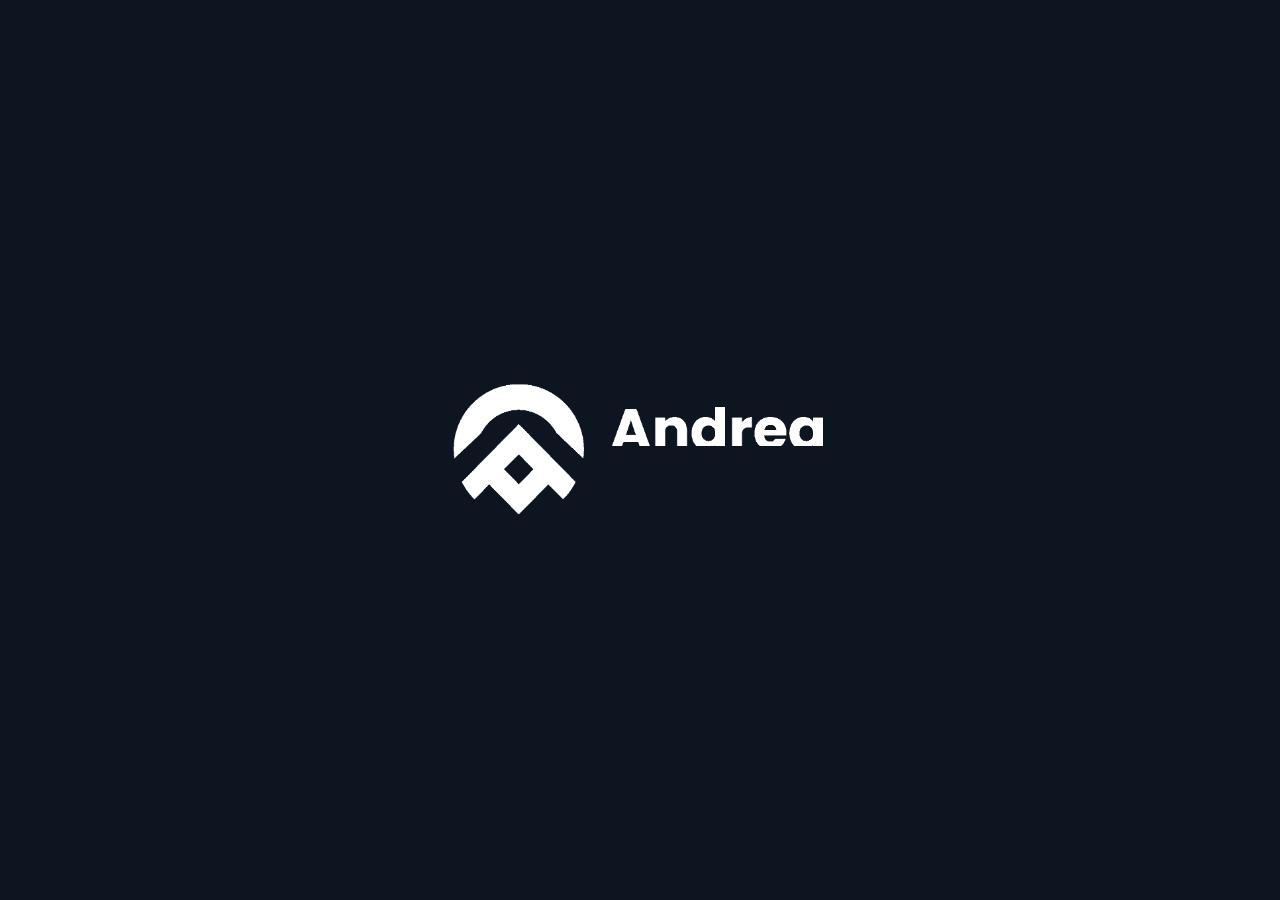
<file: contact.html>
<!DOCTYPE html>
<html lang="en">
<head>
  <meta charset="UTF-8">
  <meta name="viewport" content="width=device-width, initial-scale=1.0">
  <link rel="stylesheet" href="https://cdnjs.cloudflare.com/ajax/libs/font-awesome/6.5.1/css/all.min.css">
  <link rel="stylesheet" href="style.css">
  <link rel="stylesheet" href="style-contact.css">
  <link rel="stylesheet" href="https://fonts.googleapis.com/icon?family=Material+Icons">

</head>
<body>

  <div id="preloader">
    <img id="preloader-img" src="logo_preloader_noloop1.gif" alt="Preloader">
</div>

    <!-- Navbar, og dev:oziavci, andrea capizzi's custom version -->
    <div class="nav-container pt-4">
      <div class="logo">
        <a href="index.html">
            <svg id="logo" svg xmlns="http://www.w3.org/2000/svg" viewBox="0 0 584.39 199.29"><defs><style></style></defs><g id="Capizzi"><path class="cls-1" d="M254.32,132.9a28.81,28.81,0,0,1,11.27-11.4A32.66,32.66,0,0,1,282,117.41q11.22,0,19.22,5.93a28.42,28.42,0,0,1,10.68,16.16H295a13.7,13.7,0,0,0-5.34-6,15,15,0,0,0-7.86-2.07,14.7,14.7,0,0,0-11.5,4.94q-4.4,4.94-4.4,13.2t4.4,13.2a14.66,14.66,0,0,0,11.5,4.94,15,15,0,0,0,7.86-2.06,13.67,13.67,0,0,0,5.34-6h16.88a28.19,28.19,0,0,1-10.68,16.12q-8,5.88-19.22,5.88a32.75,32.75,0,0,1-16.39-4.08,29,29,0,0,1-11.27-11.36,36.29,36.29,0,0,1,0-33.28Z" transform="translate(-0.96 -9.33)"/><path class="cls-1" d="M322.8,142.47a21.71,21.71,0,0,1,7.94-9A20.75,20.75,0,0,1,342,130.34a19.29,19.29,0,0,1,9.3,2.16,15.91,15.91,0,0,1,6.15,5.66v-7.1h15.35v50.12H357.42v-7.1a16.62,16.62,0,0,1-6.24,5.66,19.29,19.29,0,0,1-9.3,2.15,20.45,20.45,0,0,1-11.14-3.18,22,22,0,0,1-7.94-9.08,33,33,0,0,1,0-27.16Zm31.43,4.58a10.81,10.81,0,0,0-15.54-.05q-3.18,3.28-3.19,9t3.19,9.11a10.7,10.7,0,0,0,15.54.05q3.18-3.31,3.19-9.07T354.23,147.05Z" transform="translate(-0.96 -9.33)"/><path class="cls-1" d="M407.08,132.5a19,19,0,0,1,9.25-2.16,20.75,20.75,0,0,1,11.23,3.15,21.8,21.8,0,0,1,7.95,9,33.14,33.14,0,0,1,0,27.16,22.09,22.09,0,0,1-7.95,9.08,20.6,20.6,0,0,1-11.23,3.18,19,19,0,0,1-9.2-2.15,16.87,16.87,0,0,1-6.25-5.57v30.9H385.53v-74h15.35v7.1A16.73,16.73,0,0,1,407.08,132.5ZM419.61,147a10.56,10.56,0,0,0-7.86-3.27,10.35,10.35,0,0,0-7.77,3.32q-3.18,3.31-3.19,9.07t3.19,9.07a10.76,10.76,0,0,0,15.59-.05q3.23-3.36,3.23-9.11T419.61,147Z" transform="translate(-0.96 -9.33)"/><path class="cls-1" d="M449.25,123.47a7.68,7.68,0,0,1-2.56-5.88,7.79,7.79,0,0,1,2.56-6,10.22,10.22,0,0,1,13.11,0,7.83,7.83,0,0,1,2.56,6,7.71,7.71,0,0,1-2.56,5.88,10.22,10.22,0,0,1-13.11,0Zm14.23,7.59v50.12H448.12V131.06Z" transform="translate(-0.96 -9.33)"/><path class="cls-1" d="M490.6,168.51h21.74v12.67H473.45V169l20.84-25.23H473.63V131.06h38.26v12.22Z" transform="translate(-0.96 -9.33)"/><path class="cls-1" d="M536.76,168.51H558.5v12.67H519.61V169l20.84-25.23H519.79V131.06h38.26v12.22Z" transform="translate(-0.96 -9.33)"/><path class="cls-1" d="M569.68,123.47a7.68,7.68,0,0,1-2.56-5.88,7.79,7.79,0,0,1,2.56-6,10.22,10.22,0,0,1,13.11,0,7.79,7.79,0,0,1,2.56,6,7.68,7.68,0,0,1-2.56,5.88,10.22,10.22,0,0,1-13.11,0Zm14.23,7.59v50.12H568.55V131.06Z" transform="translate(-0.96 -9.33)"/></g><g id="Andrea"><path class="cls-1" d="M292.13,87.94H268.6l-3.77,11.13H248.75l22.81-63h17.78l22.81,63H295.9Zm-3.95-11.86L280.36,53l-7.72,23.08Z" transform="translate(-0.96 -9.33)"/><path class="cls-1" d="M363.66,54.12q5.25,5.72,5.25,15.67V99.07H353.65V71.86c0-3.35-.87-6-2.61-7.81a10.19,10.19,0,0,0-14,0c-1.74,1.85-2.6,4.46-2.6,7.81V99.07H319.07V49h15.36V55.6a16.22,16.22,0,0,1,6.28-5.25,20,20,0,0,1,8.9-1.93Q358.4,48.42,363.66,54.12Z" transform="translate(-0.96 -9.33)"/><path class="cls-1" d="M379.47,60.36a21.77,21.77,0,0,1,7.94-9,20.83,20.83,0,0,1,11.23-3.14,19.73,19.73,0,0,1,9,2.07,16.46,16.46,0,0,1,6.42,5.56V32.61h15.36V99.07H414.09V91.89a15.75,15.75,0,0,1-6.15,5.75,19.4,19.4,0,0,1-9.3,2.15,20.53,20.53,0,0,1-11.23-3.19,22,22,0,0,1-7.94-9.07,30.15,30.15,0,0,1-2.92-13.6A30,30,0,0,1,379.47,60.36Zm31.43,4.58a10.8,10.8,0,0,0-15.54,0c-2.12,2.19-3.19,5.19-3.19,9s1.07,6.87,3.19,9.11a10.7,10.7,0,0,0,15.54,0q3.18-3.33,3.19-9.07T410.9,64.94Z" transform="translate(-0.96 -9.33)"/><path class="cls-1" d="M462.67,50.8a17.37,17.37,0,0,1,9-2.38V64.68h-4.23q-5.74,0-8.62,2.46t-2.87,8.67V99.07H440.58V49h15.36v8.35A20.29,20.29,0,0,1,462.67,50.8Z" transform="translate(-0.96 -9.33)"/><path class="cls-1" d="M526,77.7H491.23a10.44,10.44,0,0,0,3,7.14,9.23,9.23,0,0,0,6.51,2.47q5.75,0,8-4.85h16.34a22.56,22.56,0,0,1-4.53,8.89,22.87,22.87,0,0,1-8.22,6.2,26.54,26.54,0,0,1-11.05,2.24,26.92,26.92,0,0,1-13.11-3.14,22.37,22.37,0,0,1-9-9A27.69,27.69,0,0,1,476,74a28.16,28.16,0,0,1,3.19-13.66,22.15,22.15,0,0,1,8.94-9,27.11,27.11,0,0,1,13.2-3.14,26.84,26.84,0,0,1,12.93,3A22,22,0,0,1,523.07,60a26.55,26.55,0,0,1,3.19,13.21A39.25,39.25,0,0,1,526,77.7Zm-15.45-8.53a7.92,7.92,0,0,0-2.69-6.29,9.91,9.91,0,0,0-6.74-2.34,9.73,9.73,0,0,0-6.51,2.25,10,10,0,0,0-3.28,6.38Z" transform="translate(-0.96 -9.33)"/><path class="cls-1" d="M534.21,60.36a21.77,21.77,0,0,1,7.94-9,20.83,20.83,0,0,1,11.23-3.14,19.29,19.29,0,0,1,9.3,2.16,15.89,15.89,0,0,1,6.15,5.65V49h15.35V99.07H568.83V92a16.71,16.71,0,0,1-6.24,5.66,19.4,19.4,0,0,1-9.3,2.15,20.37,20.37,0,0,1-11.14-3.19,22,22,0,0,1-7.94-9.07,30.15,30.15,0,0,1-2.92-13.6A30,30,0,0,1,534.21,60.36Zm31.43,4.58a10.8,10.8,0,0,0-15.54,0c-2.12,2.19-3.19,5.19-3.19,9S548,80.8,550.1,83a10.7,10.7,0,0,0,15.54,0q3.18-3.33,3.19-9.07T565.64,64.94Z" transform="translate(-0.96 -9.33)"/></g><g id="A"><path id="A-2" data-name="A" class="cls-2" d="M194.43,157.28l-10.15-10.14-9.84-9.85-5.39-5.38-18.39-18.39L126.88,89.74,117,79.89,103.11,66h0L89.18,79.89l-9.85,9.85L55.55,113.52,37.16,131.91l-5.39,5.38-9.85,9.85L11.78,157.28A102.36,102.36,0,0,0,31.9,184.71l4-3.94,19.36-19.36.34-.34,5,5,14.74,14.74,4.08,4.08,23.77,23.77h0l23.77-23.77,4.08-4.08L145.7,166l5-5,.34.34,19.36,19.36,3.95,3.94A102.57,102.57,0,0,0,194.43,157.28ZM117,147.14,103.1,161.07,89.18,147.14l-9.85-9.85,23.77-23.77,23.78,23.77Z" transform="translate(-0.96 -9.33)"/></g><g id="C"><path id="C-2" data-name="C" class="cls-2" d="M128.22,12.45c-.86-.22-1.74-.43-2.61-.63l-1.46-.31c-1.06-.23-2.12-.43-3.18-.62l-1.46-.24c-1-.18-2-.31-3-.45l-.44-.06c-1.25-.16-2.51-.29-3.78-.4l-.72-.06q-1.87-.15-3.78-.24l-.66,0c-1.33-.05-2.65-.08-4-.08h0c-1.33,0-2.66,0-4,.08l-.66,0c-1.27.06-2.53.14-3.79.24L94,9.74c-1.27.11-2.54.24-3.8.4l-.43.06c-1,.14-2,.26-3,.43l-1.53.26c-1.07.19-2.14.4-3.2.62l-1.43.31c-.9.2-1.8.42-2.7.64a102.19,102.19,0,0,0-77,99c0,2.93.13,5.83.37,8.7L8,113.52,31.77,89.74l9.85-9.85.92-.92A69.19,69.19,0,0,1,70.21,51.3a68.06,68.06,0,0,1,11.75-5l1.1-.34a69.35,69.35,0,0,1,40.09,0l1.1.34a68.06,68.06,0,0,1,11.75,5A69.19,69.19,0,0,1,163.67,79l.92.92,9.85,9.85,23.77,23.78,6.67,6.66c.24-2.87.37-5.77.37-8.7A102.18,102.18,0,0,0,128.22,12.45Z" transform="translate(-0.96 -9.33)"/></g></svg></a>
    </div> 

      <div class="menu-open"><span class="open"></span></div>
      <div class="ozmenu mt-4">
        <div class="menu-close"><span class="close"></span></div>
        <ul class="ozmenu-nav">
          <li class="item"><a href="index.html">Home</a></li>
          <li class="item dropdownitem">
            <a href="#" class="nav-dropdown">Works</a>
            <div class="dropdown">
              <ul>
                <li class="item"><a href="#">Promotional Videos</a></li>
                <li class="item"><a href="#">Logo Animations</a></li>
                <li class="item"><a href="#">Video Lyrics</a></li>
              </ul>
            </div>
          </li>
          <li class="item"><a href="about_me.html">About Me</a></li>
          <li class="item"><a href="contact.html">Contact</a></li>
        </ul>
      </div>
    </div>
    <!-- /Navbar -->

<button onclick="topFunction()" id="mybackontopBtn" title="">
  <i class="fas fa-arrow-up"></i>
</button>

<!-- <canvas id="galaxy"></canvas> -->

<div id="site-background"></div>
 
  <!-- Contact Section Start -->
  <div class="fix-container">
    <div class="container-contatti">
            <div class="section-title">
                <h2>contact me</h2>
            </div>
            <div class="contact-form">
              <form action="https://api.web3forms.com/submit" method="POST">
                  <div class="row">
                      <input type="hidden" name="access_key" value="54457335-1a25-410d-83e8-651f2e3d99d1">
                      <div class="input-group">
                          <input type="text" placeholder="Name" class="input-control" name="name" required>
                      </div>
                      <div class="input-group">
                          <input type="text" placeholder="Email" class="input-control" name="email" required>
                      </div>  
                      <div class="input-group">
                          <textarea placeholder="Message" class="input-control" name="message" required></textarea>
                      </div>
                      <input type="checkbox" name="botcheck" class="hidden" style="display: none;">
                      <div class="submit-btn">
                          <button type="submit" class="btn-contact">send message</button>
                      </div>
                  </div>
              </form>
              <script src="https://web3forms.com/client/script.js" async defer></script>
               <!-- <script>
                document.addEventListener('DOMContentLoaded', function () {
                    function updateCaptchaSize() {
                        const hCaptchaContainer = document.querySelector('.h-captcha');
            
                        if (window.innerWidth <= 410) {
                            hCaptchaContainer.setAttribute('data-size', 'compact');
                        } else {
                            hCaptchaContainer.setAttribute('data-size', 'normal');
                        }
                    }
            
                    // Iniziale set di dimensioni al caricamento della pagina
                    updateCaptchaSize();
            
                    // Aggiornamento delle dimensioni al ridimensionamento della finestra
                    window.addEventListener('resize', updateCaptchaSize);
                });
            </script> -->
          </div>
    </div>
  </div>

<!-- Contact Section End -->

  <script src="js/preloader.js"></script>
  <!-- <script src="js/stars-bg.js"></script> -->
  <script src="js/navbar+backontop.js"></script>
  <script src="js/contact.js"></script>
  


   
  <script src="js/jquery-3.3.1.min.js" integrity="sha384-tsQFqpEReu7ZLhBV2VZlAu7zcOV+rXbYlF2cqB8txI/8aZajjp4Bqd+V6D5IgvKT" crossorigin="anonymous"></script>
  <script src=gdpr-cookie.js></script>
  <script>
    $.gdprcookie.init({
        title: "🍪 Accept cookies & privacy policy?",
        message: 'This website makes use of cookies to enhance browsing experience and provide additional functionality. <a href="cookiesandprivacypolicy.html" target="_blank" style="color:#00adef; text-decoration: underline;">Cookies and Privacy Policy</a><br><br>',  // Aggiunge spazio extra
        delay: 600,
        expires: 1,
        acceptBtnLabel: "Accept cookies",
    });
    

    $(document.body)
        .on("gdpr:show", function() {
            console.log("Cookie dialog is shown");
        })
        .on("gdpr:accept", function() {
            var preferences = $.gdprcookie.preference();
            console.log("Preferences saved:", preferences);
        })
        .on("gdpr:advanced", function() {
            console.log("Advanced button was pressed");
        });

    if ($.gdprcookie.preference("marketing") === true) {
        console.log("This should run because marketing is accepted.");
    }
</script>

  <script type="text/javascript">
  
    var _gaq = _gaq || [];
    _gaq.push(['_setAccount', 'UA-36251023-1']);
    _gaq.push(['_setDomainName', 'jqueryscript.net']);
    _gaq.push(['_trackPageview']);
  
    (function() {
      var ga = document.createElement('script'); ga.type = 'text/javascript'; ga.async = true;
      ga.src = ('https:' == document.location.protocol ? 'https://ssl' : 'http://www') + '.google-analytics.com/ga.js';
      var s = document.getElementsByTagName('script')[0]; s.parentNode.insertBefore(ga, s);
    })();
  
  </script>

<!-- Cookies Section End -->


 
</body>

<footer>
<div class="social-icons">
  <a href="#" target="_blank"><i class="fa-brands fa-linkedin-in" aria-label="Linkedin"></i></a>
  <a href="#" target="_blank"><i class="fab fa-youtube" aria-label="YouTube"></i></a>
  <a href="#" target="_blank"><i class="fab fa-instagram" aria-label="Instagram"></i></a>
  <a href="#" target="_blank"><i class="fa-brands fa-x-twitter" aria-label="Twitter"></i></a>
  <a href="#" target="_blank"><svg id="rookies-path" xmlns="http://www.w3.org/2000/svg" viewBox="0 0 719.19 198.28"><defs><style></style></defs><path id="path-2" data-name="path" class="cls-1" d="M70,159.1,98.44,196h-21l-26-33.91H17.93V196H.34V87.87H52a51.69,51.69,0,0,1,17.78,2.9,35.7,35.7,0,0,1,13.06,8,34.75,34.75,0,0,1,7.82,11.77A38,38,0,0,1,93.32,125a36.87,36.87,0,0,1-6,20.83A34.44,34.44,0,0,1,70,159.1Zm-.81-48.78q-6.39-6-16.31-6H17.93v41.27h35q9.91,0,16.31-6a20,20,0,0,0,0-29.31Zm146.72,59.73a54.75,54.75,0,0,1-20.46,20.6,58.85,58.85,0,0,1-58,0A54.75,54.75,0,0,1,117,170.05a57.66,57.66,0,0,1,8.88-68.36A54.66,54.66,0,0,1,144,89.61a59.16,59.16,0,0,1,45,0A54.8,54.8,0,0,1,207,101.69a57.12,57.12,0,0,1,11.85,18,57.85,57.85,0,0,1-3,50.32Zm-15.3-47.84a39.1,39.1,0,0,0-14-14.75,38.76,38.76,0,0,0-40.3,0,39,39,0,0,0-14,14.75,41,41,0,0,0,0,38.94,38.74,38.74,0,0,0,14,14.71,39,39,0,0,0,40.3,0,38.85,38.85,0,0,0,14-14.71,41,41,0,0,0,0-38.94ZM345,170.05a54.75,54.75,0,0,1-20.46,20.6,58.85,58.85,0,0,1-58,0,54.72,54.72,0,0,1-20.45-20.6A57.69,57.69,0,0,1,255,101.69a54.76,54.76,0,0,1,18.05-12.08,59.16,59.16,0,0,1,45,0,54.7,54.7,0,0,1,18.06,12.08,57,57,0,0,1,11.85,18,57.85,57.85,0,0,1-3,50.32Zm-15.3-47.84a39,39,0,0,0-14-14.75,38.74,38.74,0,0,0-40.29,0,39,39,0,0,0-14,14.75,41,41,0,0,0,0,38.94,38.7,38.7,0,0,0,14,14.71,39,39,0,0,0,40.29,0,38.77,38.77,0,0,0,14-14.71,41,41,0,0,0,0-38.94ZM467.9,196H443.41l-53-47.85V196H372.66V87.87h17.75v47.92l49.36-47.92h23.47l-55.32,54,60,54.2Zm12.78,0V87.87h17.13V196Zm129.79-16.34V196H525.55V87.87h84.92v16.34H543.06v29.65h55.32V150H543.06v29.65ZM657,128.28a63.88,63.88,0,0,0,9.45,2.68q5.35,1.11,11.24,2.12t11.78,2.21a64.08,64.08,0,0,1,11.23,3.37,42.56,42.56,0,0,1,9.46,5.23,21.53,21.53,0,0,1,6.54,8.09,26.43,26.43,0,0,1,2.45,11.69q0,15.26-11.32,24.42t-30.76,9.18a87.05,87.05,0,0,1-28-4.38A75,75,0,0,1,627,181.47l10-13.86q19.46,12.85,40.14,12.86a34.87,34.87,0,0,0,11-1.59,18.44,18.44,0,0,0,7.32-4.14,17.82,17.82,0,0,0,3.76-5.19,12.58,12.58,0,0,0,1.2-5.26,9.54,9.54,0,0,0-2-6,13,13,0,0,0-5.39-4,61.51,61.51,0,0,0-7.94-2.63,79.34,79.34,0,0,0-9.61-1.9q-5.07-.69-10.46-1.82t-10.46-2.4a42.73,42.73,0,0,1-9.61-3.68,37.7,37.7,0,0,1-7.94-5.53,21.8,21.8,0,0,1-5.39-8.09,30.51,30.51,0,0,1-2-11.31q0-14.09,11.54-22.41t29.68-8.32q27.36,0,45.41,13.31l-7.75,14.25a69.27,69.27,0,0,0-18.79-8.25,72.37,72.37,0,0,0-18.87-2.67q-10.15,0-16.5,4.07t-6.36,10.64a9.37,9.37,0,0,0,2.44,6.54,16.51,16.51,0,0,0,6.55,4.22Z"/><path id="path-3" data-name="path" class="cls-1" d="M29.92,8V64.92H20.83V8H0V0H50.75V8Zm94.32,56.94V35.21H91.39V64.92H82.31V0h9.08V27.14h32.85V0h9.18V64.92Zm90.94-8.07v8.07h-43V0H213.8V8H181.23V27.41h30.65v7.8H181.23V56.85Z"/></svg></a>
  <a href="#" target="_blank"><i class="fab fa-behance" aria-label="Behance"></i></a>
  <a href="#" target="_blank"><i class="fab fa-artstation" aria-label="ArtStation"></i></a>
</div>
<div class="coded-by">
  Developed by <a href="about_me.html" target="_blank" id="coded-by-link">Andrea Capizzi</a>
  <br>
  <a href="javascript:$.gdprcookie.display()">Edit Cookies Preferences</a>
  <br>
  <a href="cookiesandprivacypolicy.html" target="_blank" id="coded-by-link">Privacy and Cookies Policy</a> 
</div>
</footer>
</file>
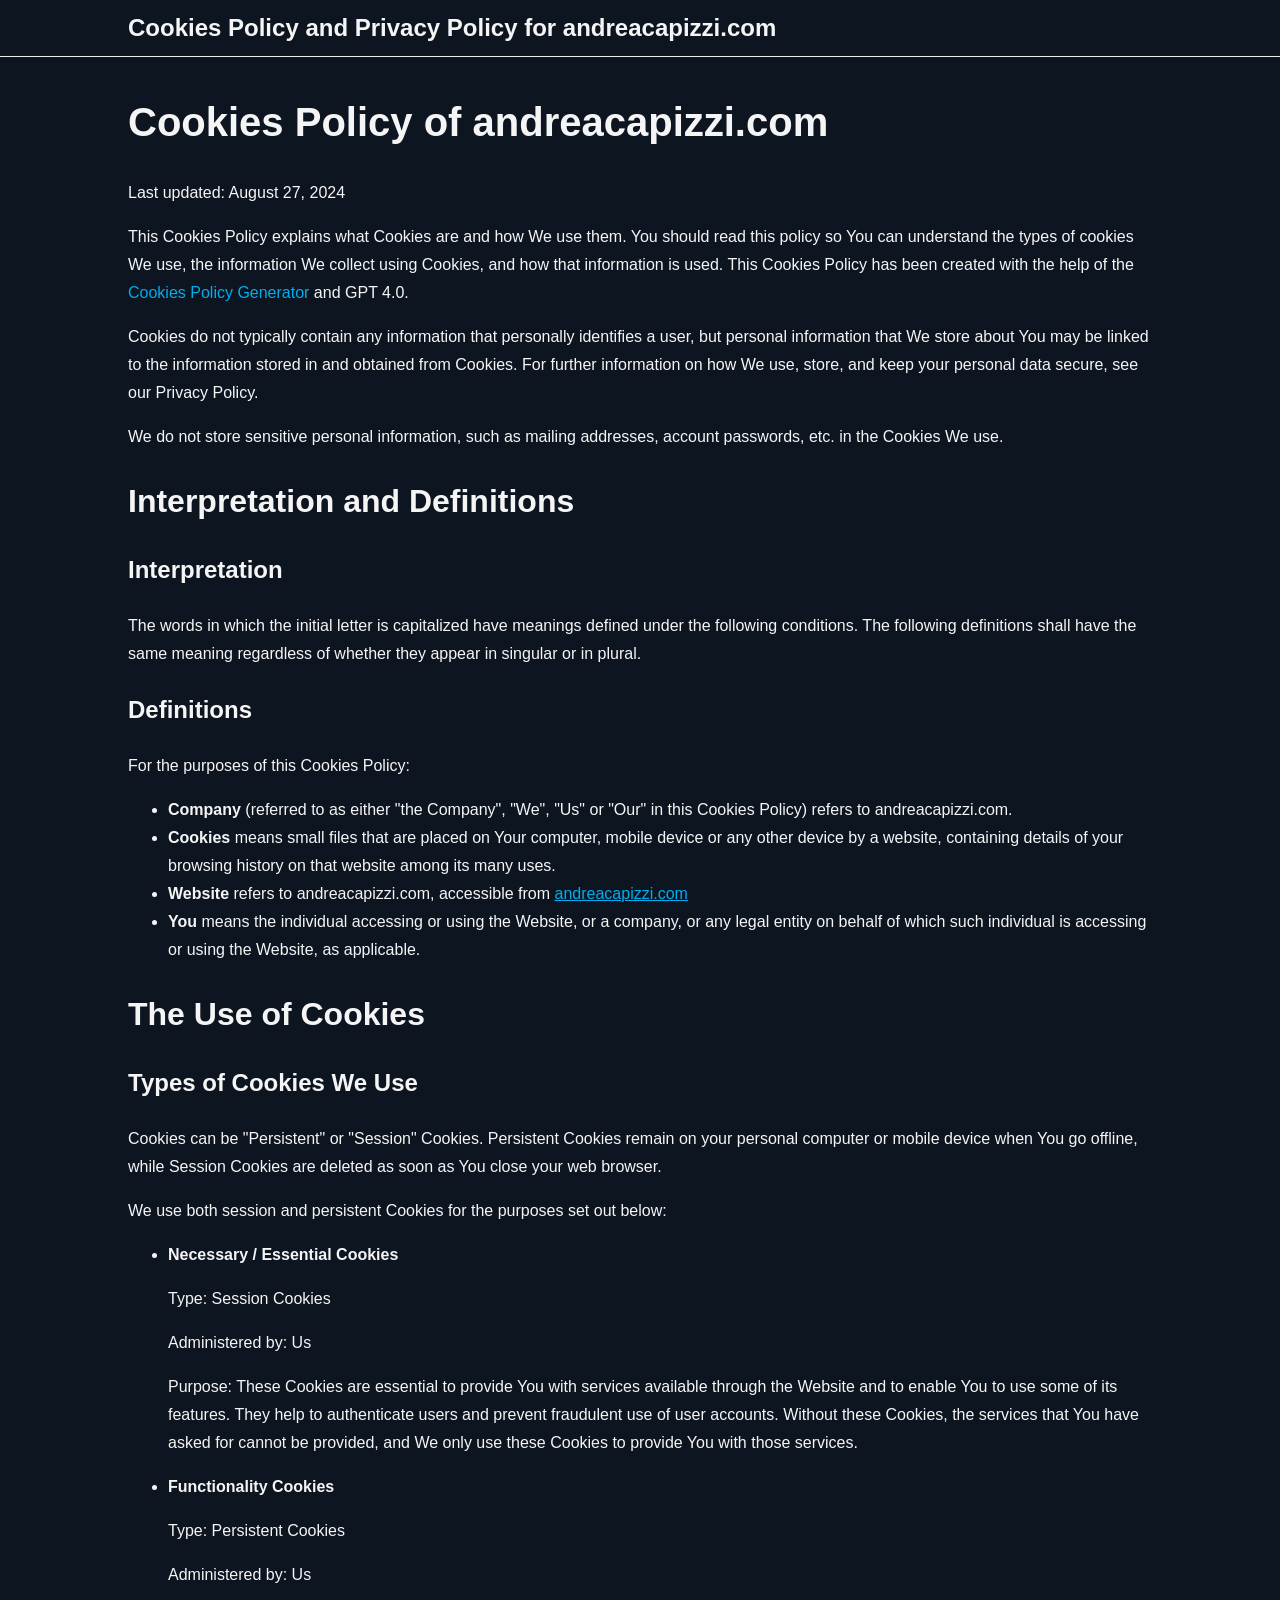
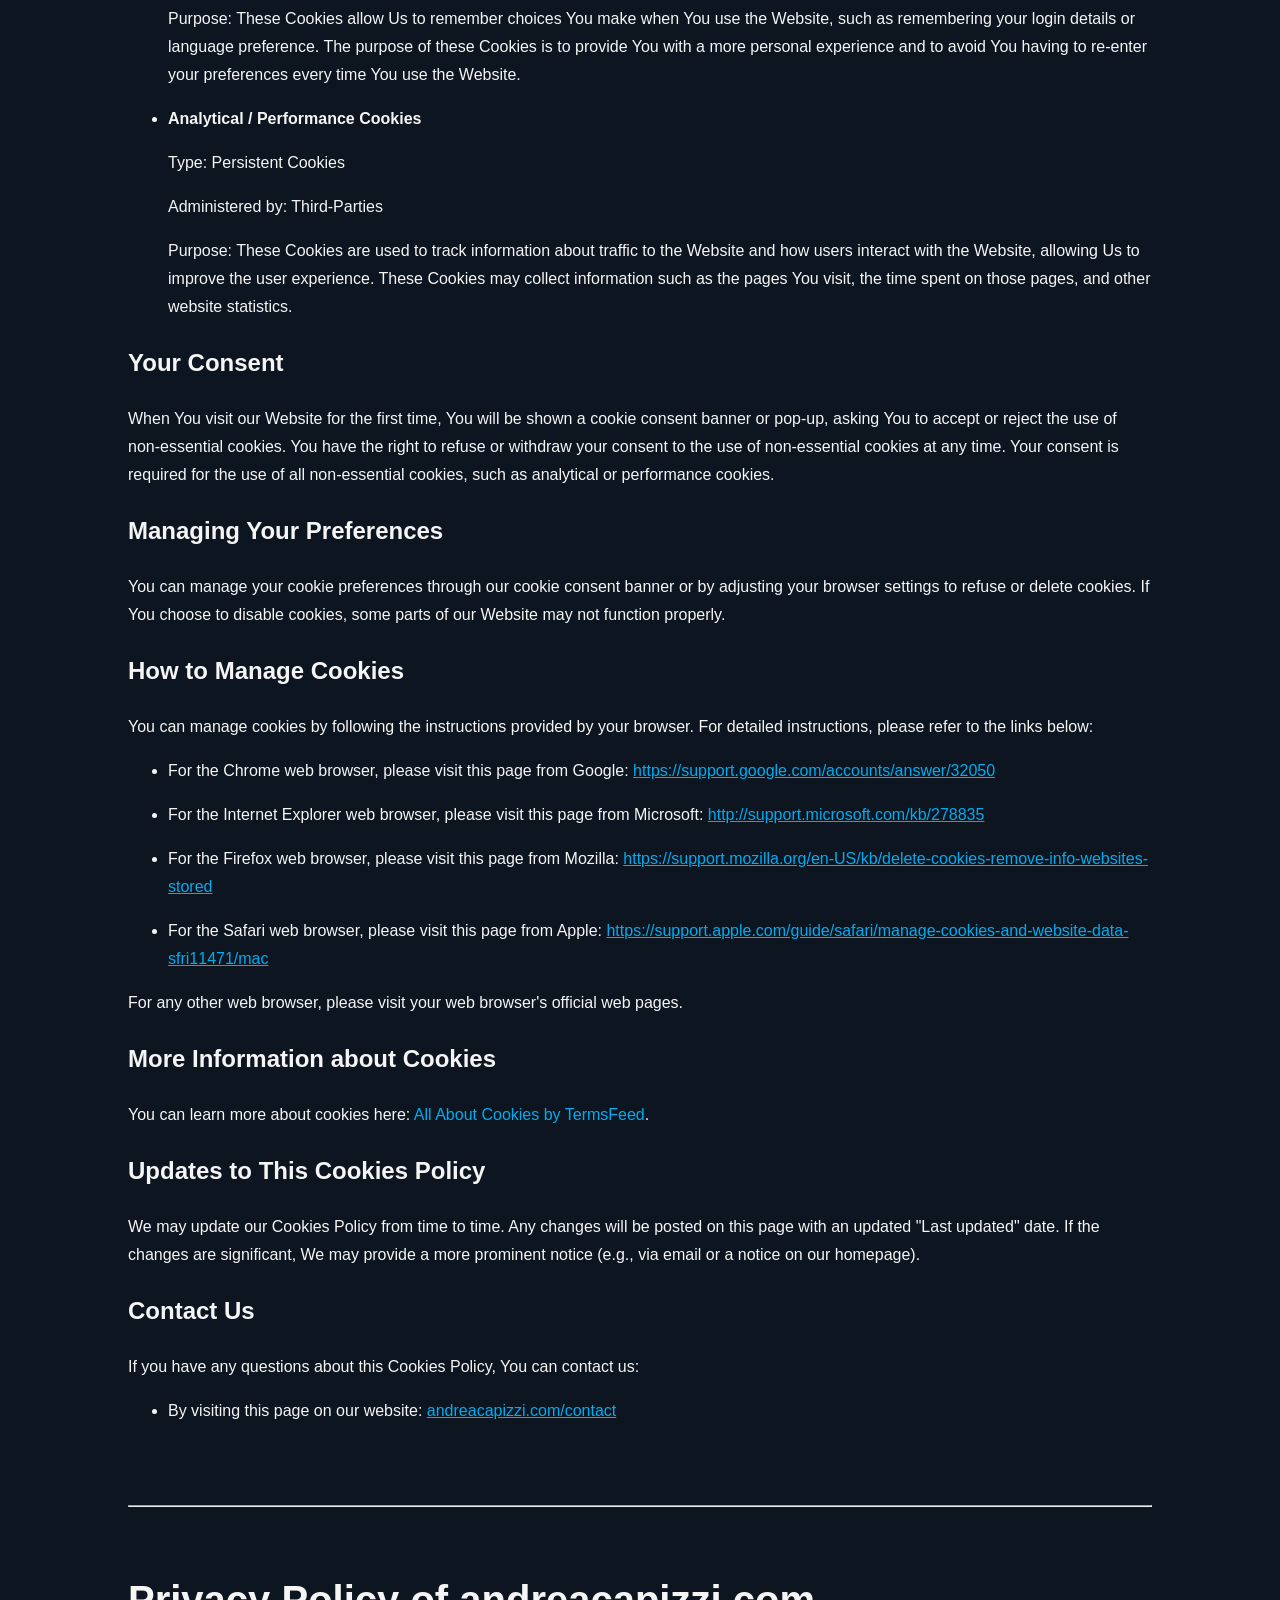
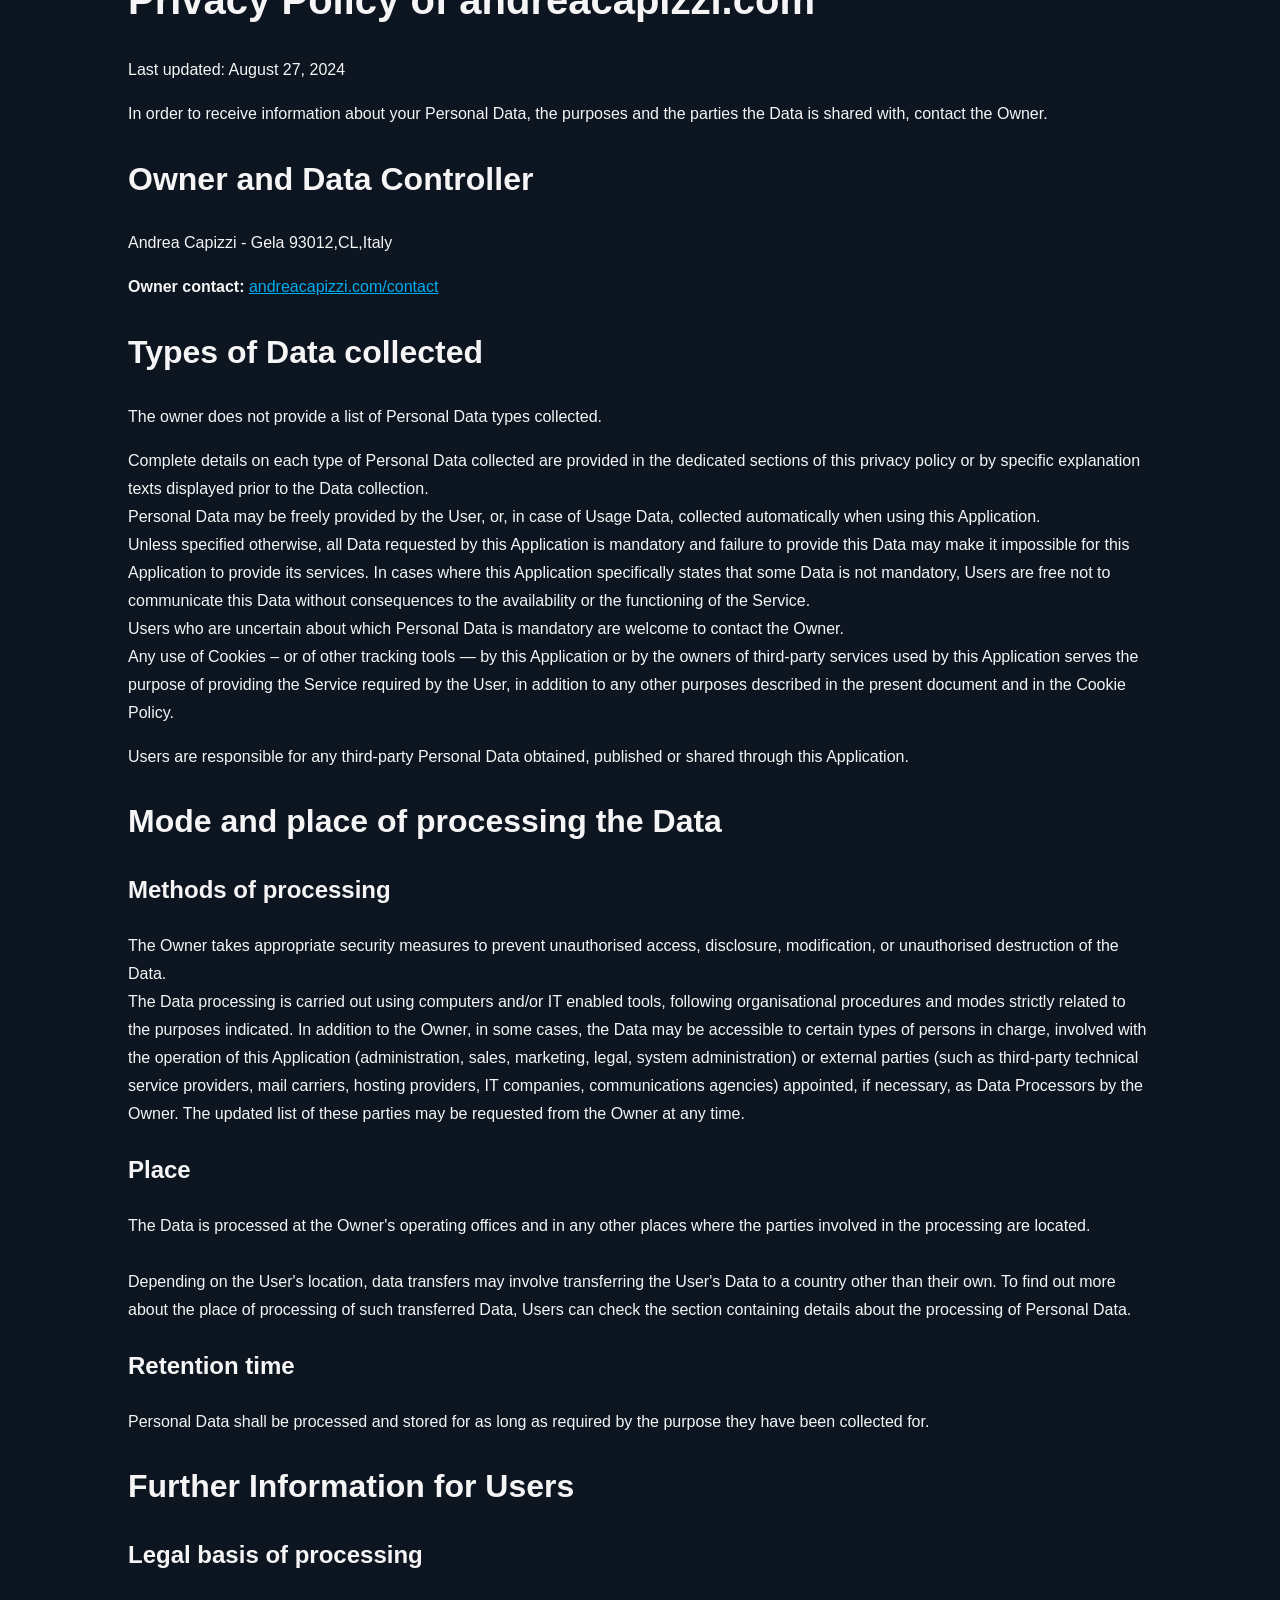
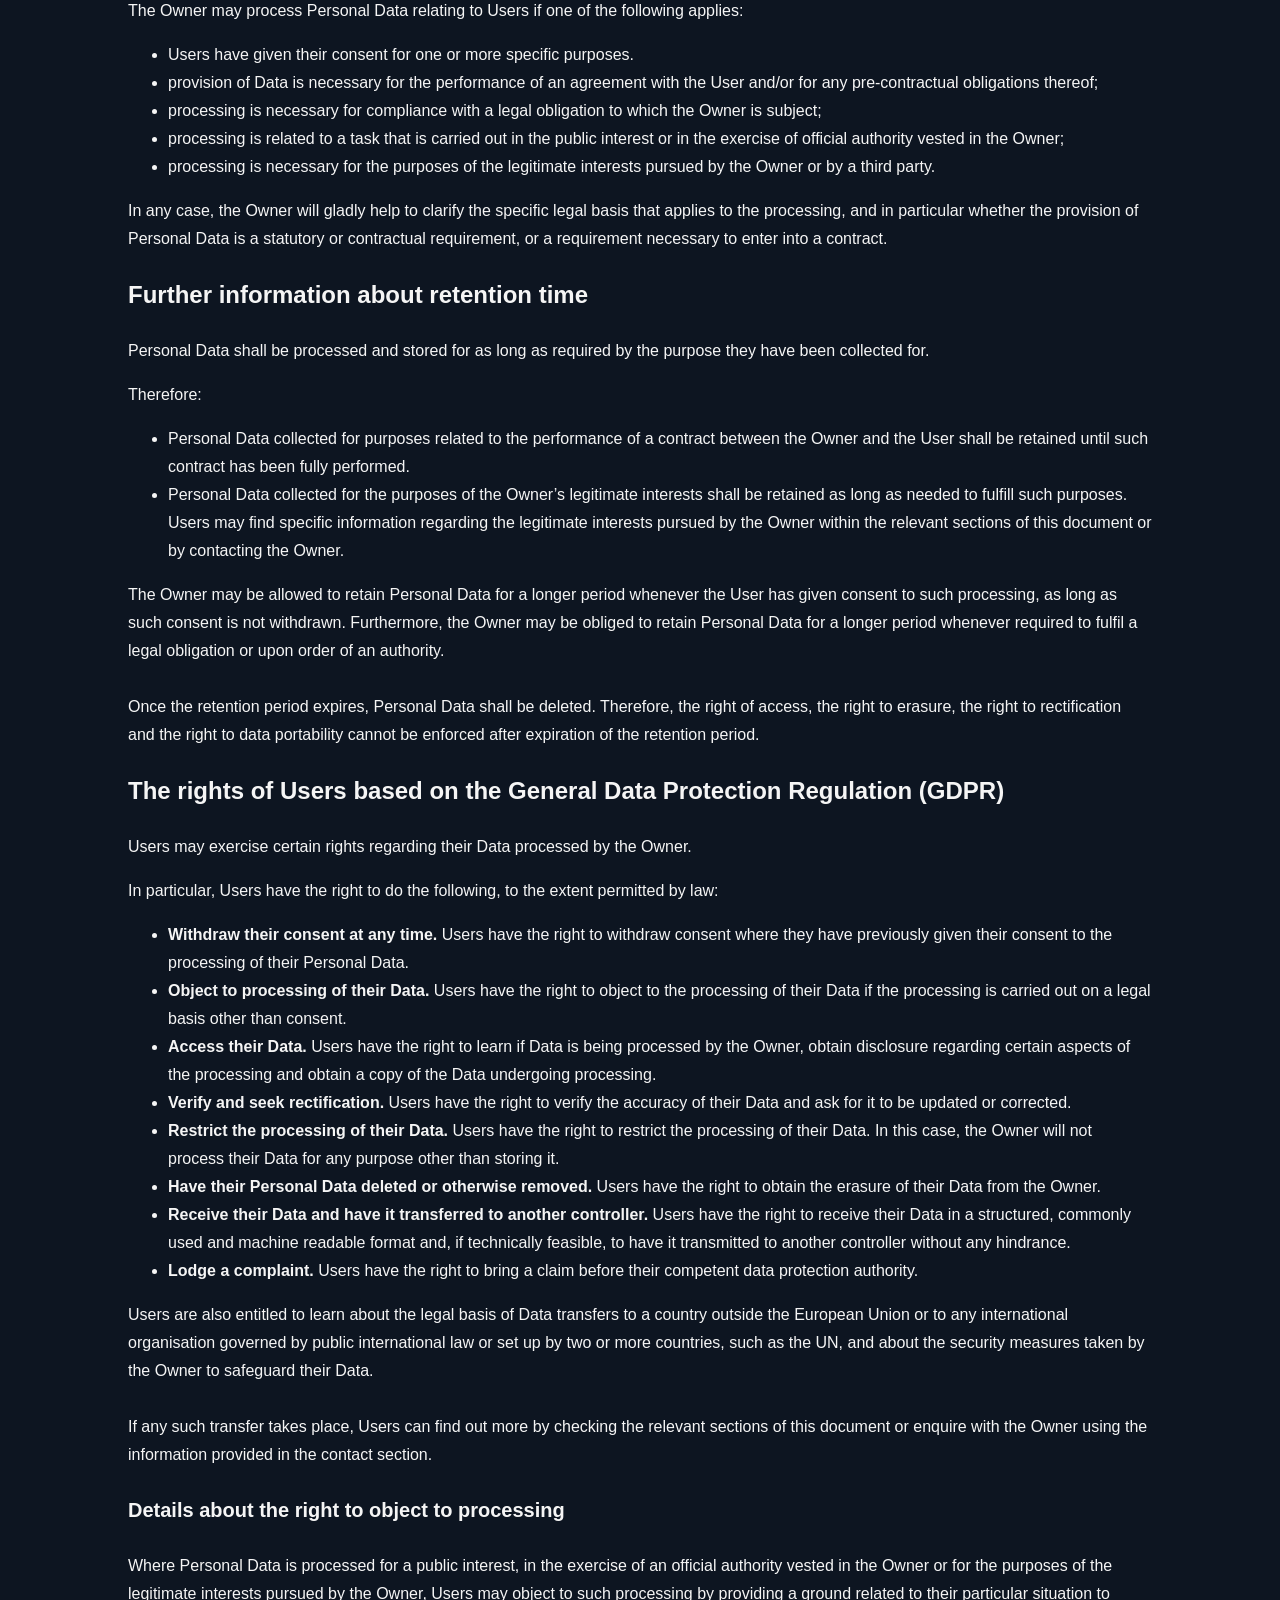
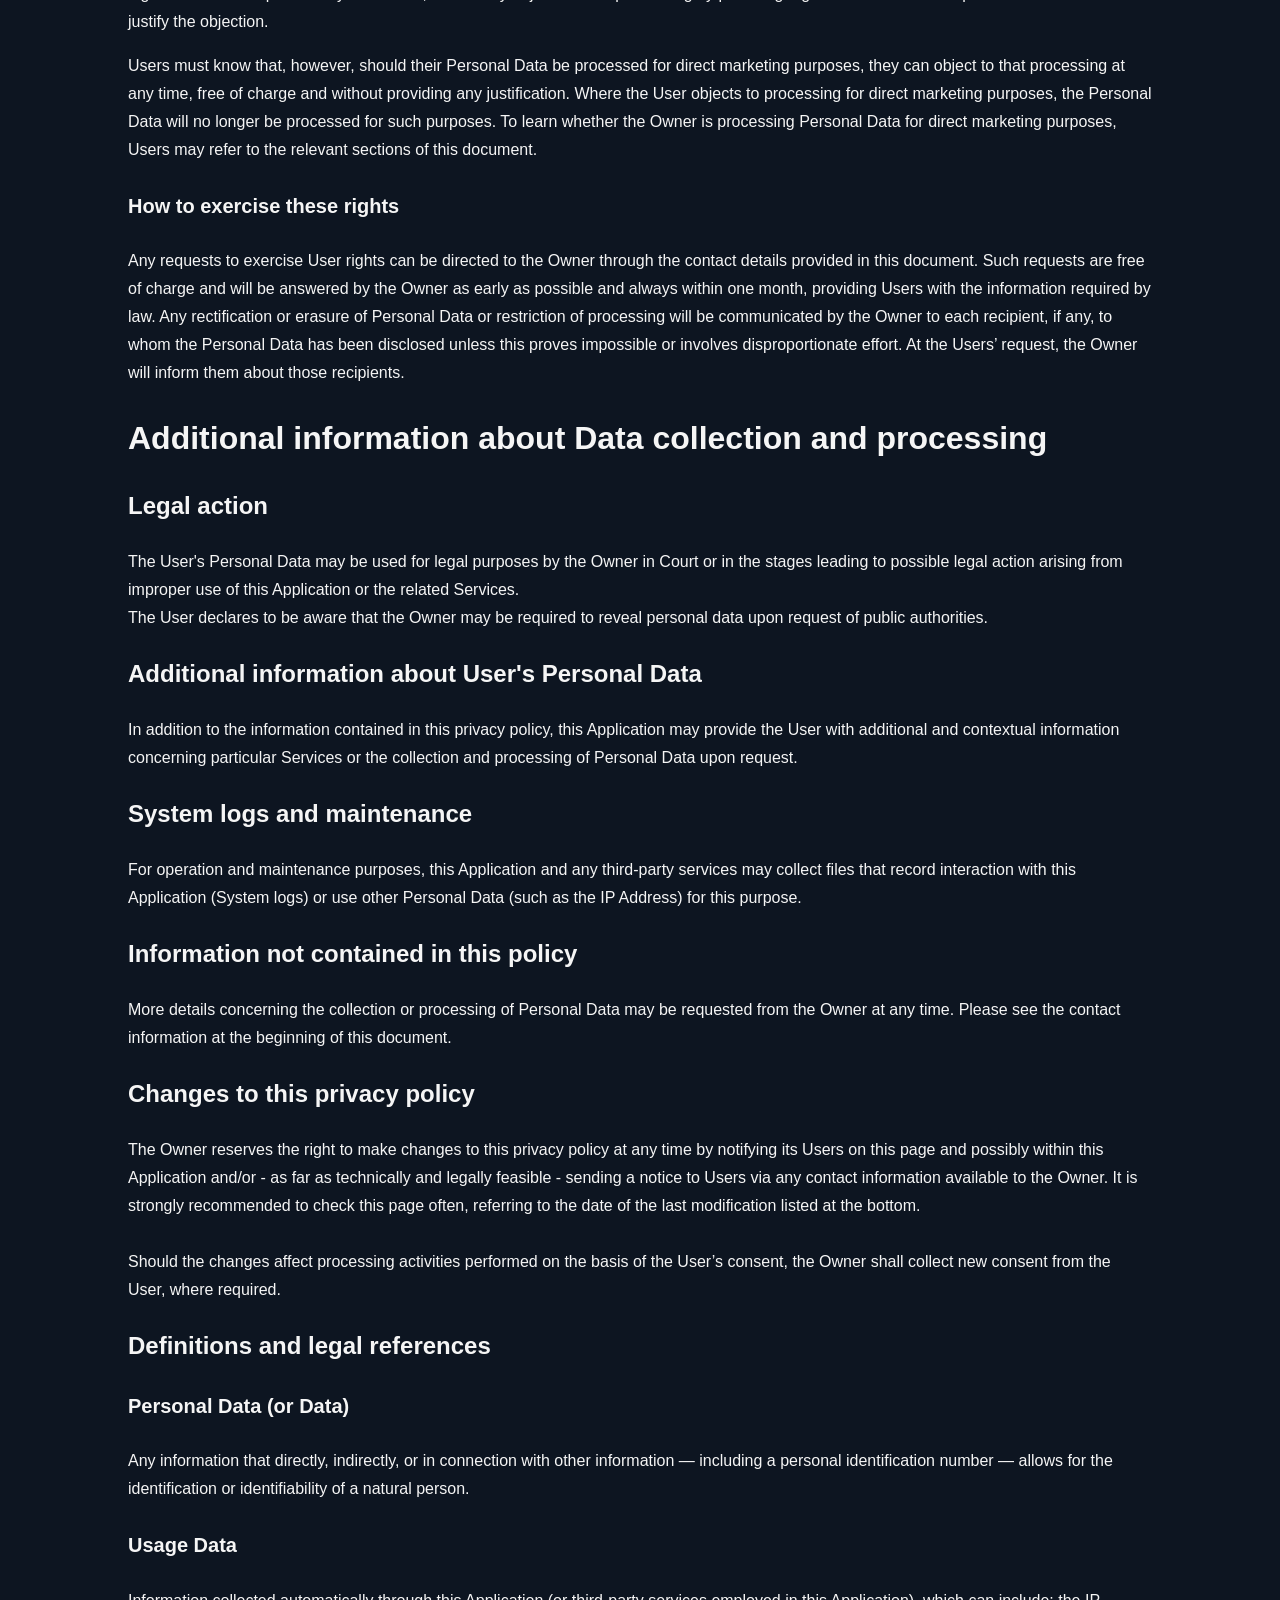
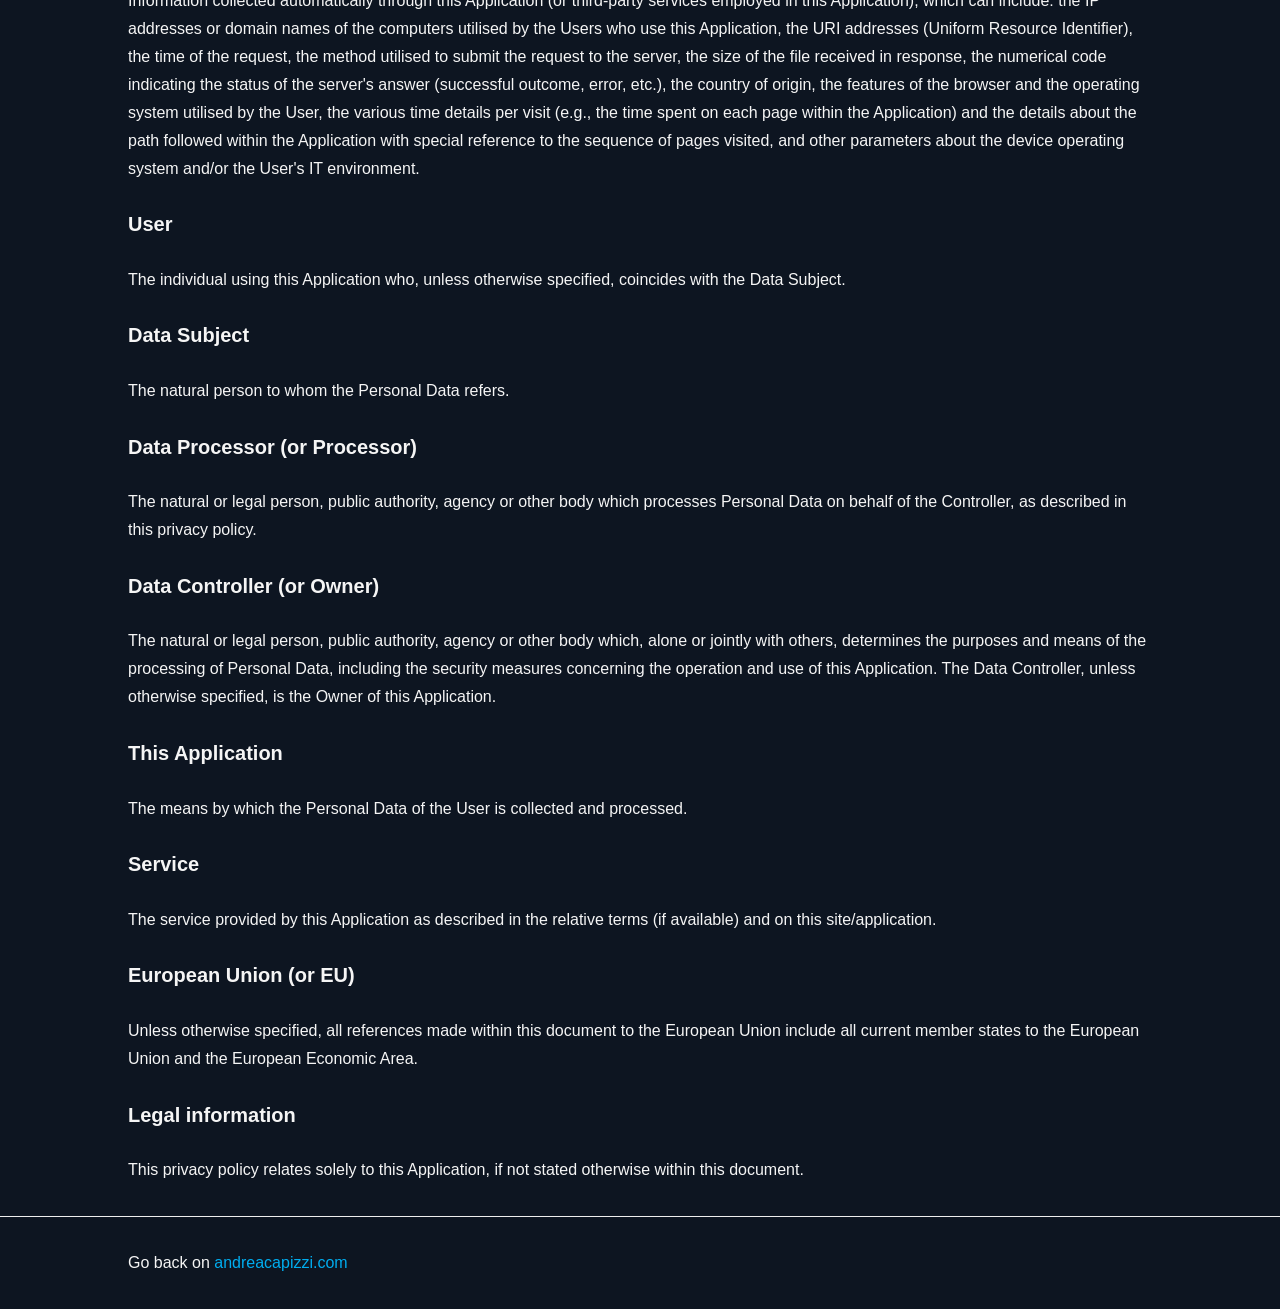
<file: cookiesandprivacypolicy.html>
<!DOCTYPE html>
<html lang="en">
<head>
    <meta charset="UTF-8">
    <meta name="viewport" content="width=device-width, initial-scale=1.0">
    <title>andreacapizzi.com cookies and privacy policy</title>
    <link rel="stylesheet" type="text/css" href="cookiesandprivacypolicy.css" />
</head>
<body>
    <div class="page">
        <div class="header">
        <div class="container">
        <p class="title">Cookies Policy and Privacy Policy for andreacapizzi.com</p>
        </div>
        </div>
        <div class="translations-content-container">
        <div class="container">
        <div class="tab-content translations-content-item en visible" id="en">
        <h1>Cookies Policy of andreacapizzi.com</h1>
        <p>Last updated: August 27, 2024</p>
        <p>This Cookies Policy explains what Cookies are and how We use them. You should read this policy so You can understand the types of cookies We use, the information We collect using Cookies, and how that information is used. This Cookies Policy has been created with the help of the <a href="https://www.termsfeed.com/cookies-policy-generator/" target="_blank">Cookies Policy Generator</a> and GPT 4.0.</p>
        <p>Cookies do not typically contain any information that personally identifies a user, but personal information that We store about You may be linked to the information stored in and obtained from Cookies. For further information on how We use, store, and keep your personal data secure, see our Privacy Policy.</p>
        <p>We do not store sensitive personal information, such as mailing addresses, account passwords, etc. in the Cookies We use.</p>
        <h2>Interpretation and Definitions</h2>
        <h3>Interpretation</h3>
        <p>The words in which the initial letter is capitalized have meanings defined under the following conditions. The following definitions shall have the same meaning regardless of whether they appear in singular or in plural.</p>
        <h3>Definitions</h3>
        <p>For the purposes of this Cookies Policy:</p>
        <ul>
        <li><strong>Company</strong> (referred to as either &quot;the Company&quot;, &quot;We&quot;, &quot;Us&quot; or &quot;Our&quot; in this Cookies Policy) refers to andreacapizzi.com.</li>
        <li><strong>Cookies</strong> means small files that are placed on Your computer, mobile device or any other device by a website, containing details of your browsing history on that website among its many uses.</li>
        <li><strong>Website</strong> refers to andreacapizzi.com, accessible from <a href="index.html" rel="external nofollow noopener" target="_blank">andreacapizzi.com</a></li>
        <li><strong>You</strong> means the individual accessing or using the Website, or a company, or any legal entity on behalf of which such individual is accessing or using the Website, as applicable.</li>
        </ul>
        <h2>The Use of Cookies</h2>
        <h3>Types of Cookies We Use</h3>
        <p>Cookies can be &quot;Persistent&quot; or &quot;Session&quot; Cookies. Persistent Cookies remain on your personal computer or mobile device when You go offline, while Session Cookies are deleted as soon as You close your web browser.</p>
        <p>We use both session and persistent Cookies for the purposes set out below:</p>
        <ul>
        <li>
        <p><strong>Necessary / Essential Cookies</strong></p>
        <p>Type: Session Cookies</p>
        <p>Administered by: Us</p>
        <p>Purpose: These Cookies are essential to provide You with services available through the Website and to enable You to use some of its features. They help to authenticate users and prevent fraudulent use of user accounts. Without these Cookies, the services that You have asked for cannot be provided, and We only use these Cookies to provide You with those services.</p>
        </li>
        <li>
        <p><strong>Functionality Cookies</strong></p>
        <p>Type: Persistent Cookies</p>
        <p>Administered by: Us</p>
        <p>Purpose: These Cookies allow Us to remember choices You make when You use the Website, such as remembering your login details or language preference. The purpose of these Cookies is to provide You with a more personal experience and to avoid You having to re-enter your preferences every time You use the Website.</p>
        </li>
        <li>
        <p><strong>Analytical / Performance Cookies</strong></p>
        <p>Type: Persistent Cookies</p>
        <p>Administered by: Third-Parties</p>
        <p>Purpose: These Cookies are used to track information about traffic to the Website and how users interact with the Website, allowing Us to improve the user experience. These Cookies may collect information such as the pages You visit, the time spent on those pages, and other website statistics.</p>
        </li>
        </ul>
        <h3>Your Consent</h3>
        <p>When You visit our Website for the first time, You will be shown a cookie consent banner or pop-up, asking You to accept or reject the use of non-essential cookies. You have the right to refuse or withdraw your consent to the use of non-essential cookies at any time. Your consent is required for the use of all non-essential cookies, such as analytical or performance cookies.</p>
        <h3>Managing Your Preferences</h3>
        <p>You can manage your cookie preferences through our cookie consent banner or by adjusting your browser settings to refuse or delete cookies. If You choose to disable cookies, some parts of our Website may not function properly.</p>
        <h3>How to Manage Cookies</h3>
        <p>You can manage cookies by following the instructions provided by your browser. For detailed instructions, please refer to the links below:</p>
        <ul>
        <li>
        <p>For the Chrome web browser, please visit this page from Google: <a href="https://support.google.com/accounts/answer/32050" rel="external nofollow noopener" target="_blank">https://support.google.com/accounts/answer/32050</a></p>
        </li>
        <li>
        <p>For the Internet Explorer web browser, please visit this page from Microsoft: <a href="http://support.microsoft.com/kb/278835" rel="external nofollow noopener" target="_blank">http://support.microsoft.com/kb/278835</a></p>
        </li>
        <li>
        <p>For the Firefox web browser, please visit this page from Mozilla: <a href="https://support.mozilla.org/en-US/kb/delete-cookies-remove-info-websites-stored" rel="external nofollow noopener" target="_blank">https://support.mozilla.org/en-US/kb/delete-cookies-remove-info-websites-stored</a></p>
        </li>
        <li>
        <p>For the Safari web browser, please visit this page from Apple: <a href="https://support.apple.com/guide/safari/manage-cookies-and-website-data-sfri11471/mac" rel="external nofollow noopener" target="_blank">https://support.apple.com/guide/safari/manage-cookies-and-website-data-sfri11471/mac</a></p>
        </li>
        </ul>
        <p>For any other web browser, please visit your web browser's official web pages.</p>
        <h3>More Information about Cookies</h3>
        <p>You can learn more about cookies here: <a href="https://www.termsfeed.com/blog/cookies/" target="_blank">All About Cookies by TermsFeed</a>.</p>
        <h3>Updates to This Cookies Policy</h3>
        <p>We may update our Cookies Policy from time to time. Any changes will be posted on this page with an updated "Last updated" date. If the changes are significant, We may provide a more prominent notice (e.g., via email or a notice on our homepage).</p>
        <h3>Contact Us</h3>
        <p>If you have any questions about this Cookies Policy, You can contact us:</p>
        <ul>
        <li>By visiting this page on our website: <a href="contact.html" rel="external nofollow noopener" target="_blank">andreacapizzi.com/contact</a></li>
        </ul>
        <br>
        <br>
        <hr>
        <br>
        <h1>Privacy Policy of andreacapizzi.com</h1>
        <p>Last updated: August 27, 2024</p>
        <p>In order to receive information about your Personal Data, the 
    purposes and the parties the Data is shared with, contact the Owner.</p>
    
    
    </div> <!-- /header -->
    
    
            
    <div>
      <h2>
        Owner and Data Controller
      </h2>
    
      <!-- Owner start -->
          <p>Andrea Capizzi - Gela 93012,CL,Italy</p>
          <p><strong>Owner contact:</strong> <a href="contact.html" rel="external nofollow noopener" target="_blank">andreacapizzi.com/contact</a></p>
      <!-- Owner end -->
    
    </div>
    
    
    <div>
      <h2>
        Types of Data collected
      </h2>
    
    
          <p>The owner does not provide a list of Personal Data types collected.</p>
    
      <p>Complete details on each type of Personal Data collected are 
    provided in the dedicated sections of this privacy policy or by specific
     explanation texts displayed prior to the Data collection.<br>Personal 
    Data may be freely provided by the User, or, in case of Usage Data, 
    collected automatically when using this Application.<br>Unless specified
     otherwise, all Data requested by this Application is mandatory and 
    failure to provide this Data may make it impossible for this Application
     to provide its services. In cases where this Application specifically 
    states that some Data is not mandatory, Users are free not to 
    communicate this Data without consequences to the availability or the 
    functioning of the Service.<br>Users who are uncertain about which Personal Data is mandatory are welcome to contact the Owner.<br>Any
     use of Cookies – or of other tracking tools — by this Application or by
     the owners of third-party services used by this Application serves the 
    purpose of providing the Service required by the User, in addition to 
    any other purposes described in the present document and in the Cookie 
    Policy.</p>
      <p>Users are responsible for any third-party Personal Data obtained, published or shared through this Application.</p>
    </div>
    
    
    <div>
      <h2>Mode and place of processing the Data</h2>
      <h3>
        Methods of processing
      </h3>
      <p>The Owner takes appropriate security measures to prevent 
    unauthorised access, disclosure, modification, or unauthorised 
    destruction of the Data.<br>The Data processing is carried out using 
    computers and/or IT enabled tools, following organisational procedures 
    and modes strictly related to the purposes indicated. In addition to the
     Owner, in some cases, the Data may be accessible to certain types of 
    persons in charge, involved with the operation of this Application 
    (administration, sales, marketing, legal, system administration) or 
    external parties (such as third-party technical service providers, mail 
    carriers, hosting providers, IT companies, communications agencies) 
    appointed, if necessary, as Data Processors by the Owner. The updated 
    list of these parties may be requested from the Owner at any time.</p>
    
      <h3>
        Place
      </h3>
      <p>The Data is processed at the Owner's operating offices and in any 
    other places where the parties involved in the processing are located.<br><br>
    Depending on the User's location, data transfers may involve 
    transferring the User's Data to a country other than their own. To find 
    out more about the place of processing of such transferred Data, Users 
    can check the section containing details about the processing of 
    Personal Data.</p>
    
      <h3>
        Retention time
      </h3>
      <p>Personal Data shall be processed and stored for as long as required by the purpose they have been collected for.</p>
    </div>

    <h2>
        Further Information for Users
          </h2>
    
    
      <h3>
      Legal basis of processing
    </h3>
    <p>The Owner may process Personal Data relating to Users if one of the following applies:</p>
    <ul>
      <li>Users have given their consent for one or more specific purposes.</li>
      <li>provision of Data is necessary for the performance of an agreement
     with the User and/or for any pre-contractual obligations thereof;</li>
      <li>processing is necessary for compliance with a legal obligation to which the Owner is subject;</li>
      <li>processing is related to a task that is carried out in the public 
    interest or in the exercise of official authority vested in the Owner;</li>
      <li>processing is necessary for the purposes of the legitimate interests pursued by the Owner or by a third party.</li>
    </ul>
    <p>In any case, the Owner will gladly help to clarify the specific legal
     basis that applies to the processing, and in particular whether the 
    provision of Personal Data is a statutory or contractual requirement, or
     a requirement necessary to enter into a contract. </p>
    
    
      <h3>
      Further information about retention time
    </h3>
    
    <p>Personal Data shall be processed and stored for as long as required by the purpose they have been collected for.</p>
    <p>Therefore:</p>
    <ul>
      <li>Personal Data collected for purposes related to the performance of
     a contract between the Owner and the User shall be retained until such 
    contract has been fully performed.</li>
      <li>Personal Data collected for the purposes of the Owner’s legitimate
     interests shall be retained as long as needed to fulfill such purposes.
     Users may find specific information regarding the legitimate interests 
    pursued by the Owner within the relevant sections of  this document or 
    by contacting the Owner.</li>
    </ul>
    <p>The Owner may be allowed to retain Personal Data for a longer period 
    whenever the User has given consent to such processing, as long as such 
    consent is not withdrawn. Furthermore, the Owner may be obliged to 
    retain Personal Data for a longer period whenever required to fulfil a 
    legal obligation or upon order of an authority.<br><br>
    Once the retention period expires, Personal Data shall be deleted. 
    Therefore, the right of access, the right to erasure, the right to 
    rectification and the right to data portability cannot be enforced after
     expiration of the retention period.</p>
    
    
      <h3>The rights of Users based on the General Data Protection Regulation (GDPR)</h3>
    <p>Users may exercise certain rights regarding their Data processed by the Owner.</p>
    
    <p>In particular, Users have the right to do the following, to the extent permitted by law:</p>
    
    <ul>
      <li><strong>Withdraw their consent at any time.</strong> Users have 
    the right to withdraw consent where they have previously given their 
    consent to the processing of their Personal Data.</li>
      <li><strong>Object to processing of their Data.</strong> Users have 
    the right to object to the processing of their Data if the processing is
     carried out on a legal basis other than consent.</li>
      <li><strong>Access their Data.</strong> Users have the right to learn 
    if Data is being processed by the Owner, obtain disclosure regarding 
    certain aspects of the processing and obtain a copy of the Data 
    undergoing processing.</li>
      <li><strong>Verify and seek rectification.</strong> Users have the right to verify the accuracy of their Data and ask for it to be updated or corrected.</li>
      <li><strong>Restrict the processing of their Data.</strong> Users have
     the right to restrict the processing of their Data. In this case, the 
    Owner will not process their Data for any purpose other than storing it.
    </li>
      <li><strong>Have their Personal Data deleted or otherwise removed.</strong> Users have the right to obtain the erasure of their Data from the Owner.</li>
      <li><strong>Receive their Data and have it transferred to another controller.</strong>
     Users have the right to receive their Data in a structured, commonly 
    used and machine readable format and, if technically feasible, to have 
    it transmitted to another controller without any hindrance.</li>
      <li><strong>Lodge a complaint.</strong> Users have the right to bring a claim before their competent data protection authority.</li>
    </ul>
    
    <p>
      Users are also entitled to learn about the legal basis of Data 
    transfers to a country outside the European Union or to any 
    international organisation governed by public international law or set 
    up by two or more countries, such as the UN, and about the security 
    measures taken by the Owner to safeguard their Data.<br><br>
    If any such transfer takes place, Users can find out more by checking 
    the relevant sections of this document or enquire with the Owner using 
    the information provided in the contact section.
    </p>
    
    <h4>
      Details about the right to object to processing
    </h4>
    <p>Where Personal Data is processed for a public interest, in 
    the exercise of an official authority vested in the Owner or for the 
    purposes of the legitimate interests pursued by the Owner, Users may 
    object to such processing by providing a ground related to their 
    particular situation to justify the objection.</p>
    <p>Users must know that, however, should their Personal Data be 
    processed for direct marketing purposes, they can object to that 
    processing at any time, free of charge and without providing any 
    justification. Where the User objects to processing for direct marketing
     purposes, the Personal Data will no longer be processed for such 
    purposes. To learn whether the Owner is processing Personal Data for 
    direct marketing purposes, Users may refer to the relevant sections of 
    this document.</p>
    
    <h4>
      How to exercise these rights
    </h4>
    
    <p>Any requests to exercise User rights can be directed to the Owner 
    through  the contact details provided in this document. Such requests 
    are free of charge and will be answered by the Owner as early as 
    possible and always within one month, providing Users with the 
    information required by law. Any rectification or erasure of Personal 
    Data or restriction of processing will be communicated by the Owner to 
    each recipient, if any, to whom the Personal Data has been disclosed 
    unless this proves impossible or involves disproportionate effort. At 
    the Users’ request, the Owner will inform them about those recipients.</p>
    
    
      <div>
      
    
      
    </div>
    
    
    
    
    
    
    
    <div>
      <h2>Additional information about Data collection and processing</h2>
      <h3>
        Legal action
      </h3>
      <p>The User's Personal Data may be used for legal purposes by the 
    Owner in Court or in the stages leading to possible legal action arising
     from improper use of this Application or the related Services.<br>The User declares to be aware that the Owner may be required to reveal personal data upon request of public authorities.</p>
      <h3>
        Additional information about User's Personal Data
      </h3>
      <p>In addition to the information contained in this privacy policy, 
    this Application may provide the User with additional and contextual 
    information concerning particular Services or the collection and 
    processing of Personal Data upon request.</p>
      <h3>
        System logs and maintenance
      </h3>
      <p>For operation and maintenance purposes, this Application and any 
    third-party services may collect files that record interaction with this
     Application (System logs) or use other Personal Data (such as the IP 
    Address) for this purpose.</p>
      <h3>
        Information not contained in this policy
      </h3>
      <p>More details concerning the collection or processing of Personal 
    Data may be requested from the Owner at any time. Please see the contact
     information at the beginning of this document.</p>
    
      <h3>
        Changes to this privacy policy
      </h3>
      <p>The Owner reserves the right to make changes to this privacy policy
     at any time by notifying its Users on this page and possibly within 
    this Application and/or - as far as technically and legally feasible - 
    sending a notice to Users via any contact information available to the 
    Owner. It is strongly recommended to check this page often, referring to
     the date of the last modification listed at the bottom. <br><br>
    Should the changes affect processing activities performed on the basis 
    of the User’s consent, the Owner shall collect new consent from the 
    User, where required.</p>
    </div>

    <h3>
        Definitions and legal references
      </h3>
    <div>
      <h4>
        Personal Data (or Data)
      </h4>
      <p>Any information that directly, indirectly, or in connection 
with other information — including a personal identification number — 
allows for the identification or identifiability of a natural person.</p>


      <h4>Usage Data</h4>
      <p>Information collected automatically through this Application 
(or third-party services employed in this Application), which can 
include: the IP addresses or domain names of the computers utilised by 
the Users who use this Application, the URI addresses (Uniform Resource 
Identifier), the time of the request, the method utilised to submit the 
request to the server, the size of the file received in response, the 
numerical code indicating the status of the server's answer (successful 
outcome, error, etc.), the country of origin, the features of the 
browser and the operating system utilised by the User, the various time 
details per visit (e.g., the time spent on each page within the 
Application) and the details about the path followed within the 
Application with special reference to the sequence of pages visited, and
 other parameters about the device operating system and/or the User's IT
 environment.</p>

      <h4>User</h4>
      <p>The individual using this Application who, unless otherwise specified, coincides with the Data Subject.</p>

      <h4>Data Subject</h4>
      <p>The natural person to whom the Personal Data refers.</p>

      <h4>Data Processor (or Processor)</h4>
      <p>The natural or legal person, public authority, agency or other 
body which processes Personal Data on behalf of the Controller, as 
described in this privacy policy.</p>

      <h4>Data Controller (or Owner)</h4>
      <p>The natural or legal person, public authority, agency or other 
body which, alone or jointly with others, determines the purposes and 
means of the processing of Personal Data, including the security 
measures concerning the operation and use of this Application. The Data 
Controller, unless otherwise specified, is the Owner of this 
Application.</p>

      <h4>This Application</h4>
      <p>The means by which the Personal Data of the User is collected and processed.</p>

      <h4>Service</h4>
      <p>The service provided by this Application as described in the relative terms (if available) and on this site/application.</p>


        <h4>European Union (or EU)</h4>
        <p>Unless otherwise specified, all references made within this 
document to the European Union include all current member states to the 
European Union and the European Economic Area.</p>

      <h4>Legal information</h4>
      <p>This privacy policy relates solely to this Application, if not stated otherwise within this document.</p>
    </div>

        </div>
        </div>
        </div>
        


        
        <div class="footer">
        <div class="container">
        <p>Go back on <a href="index.html" target="_blank">andreacapizzi.com</a></p>
        </div>
        </div>
        </div>  
</body>
</html>
</file>
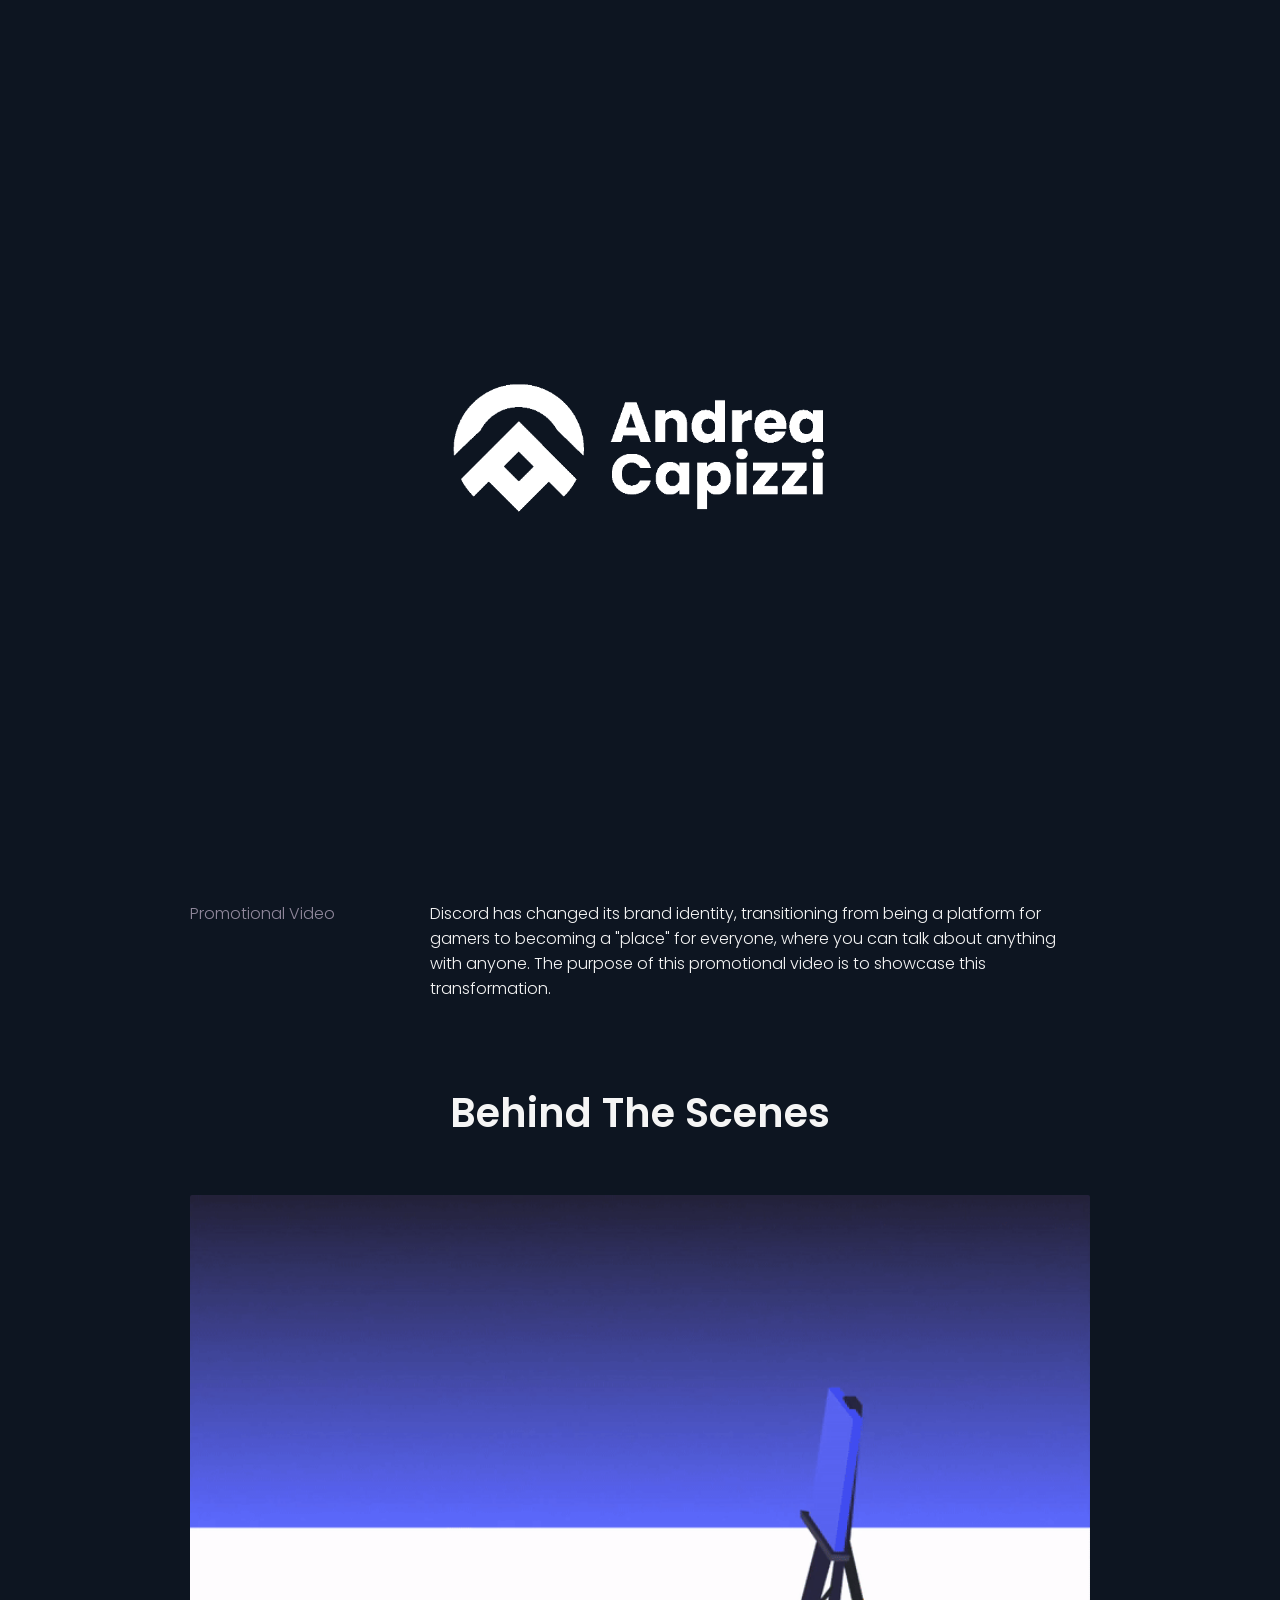
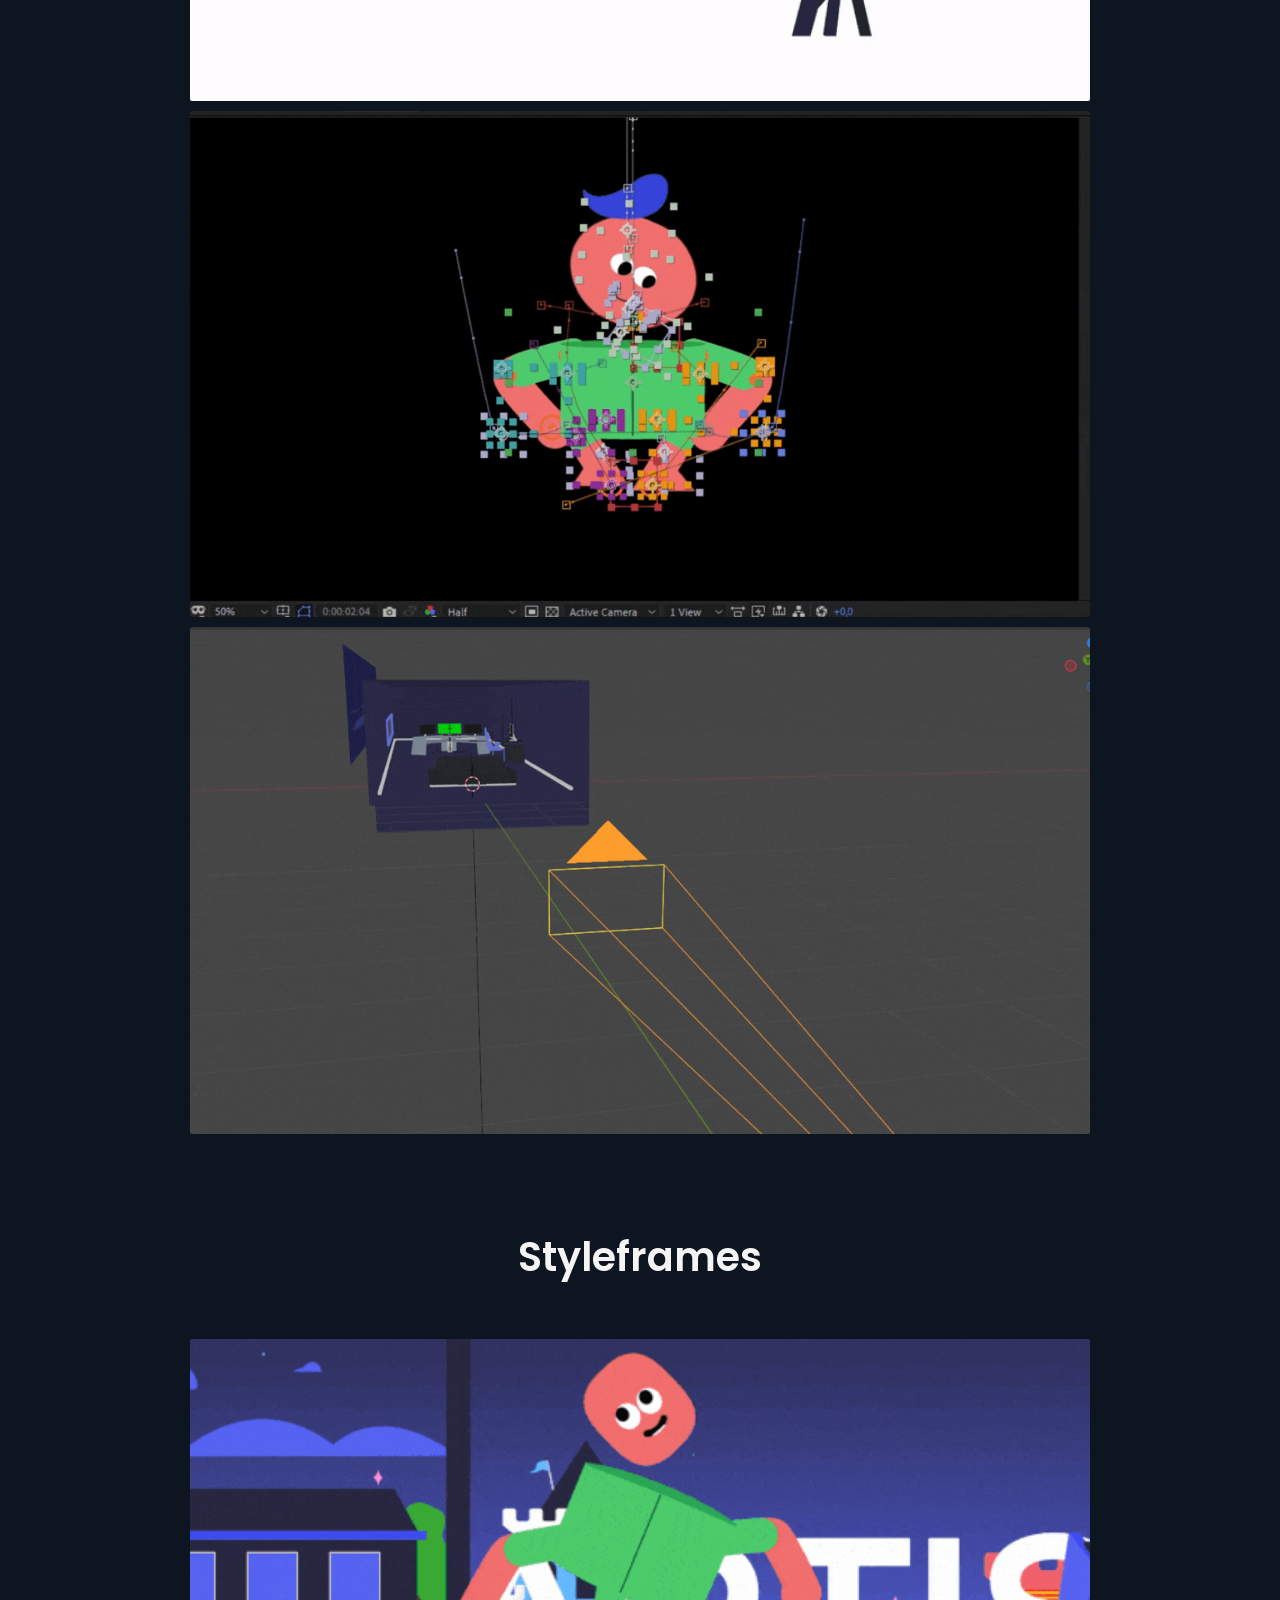
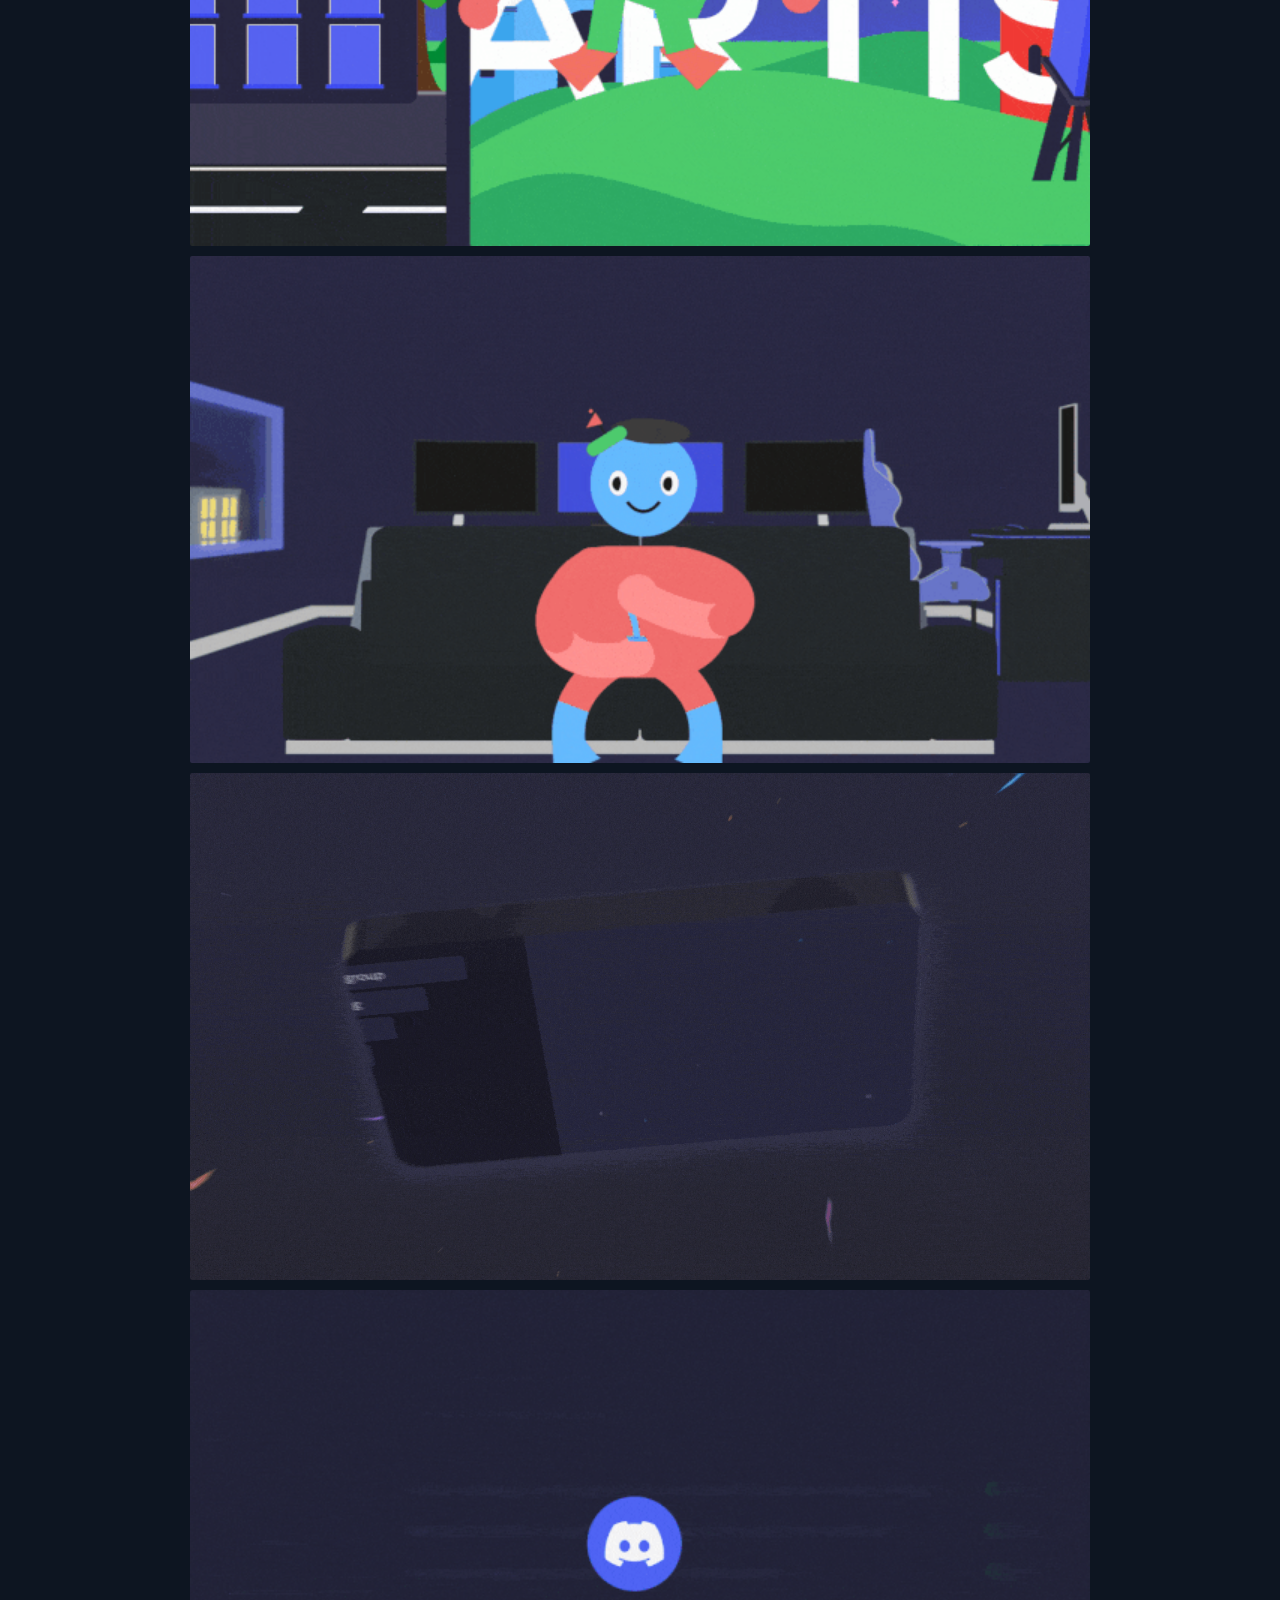
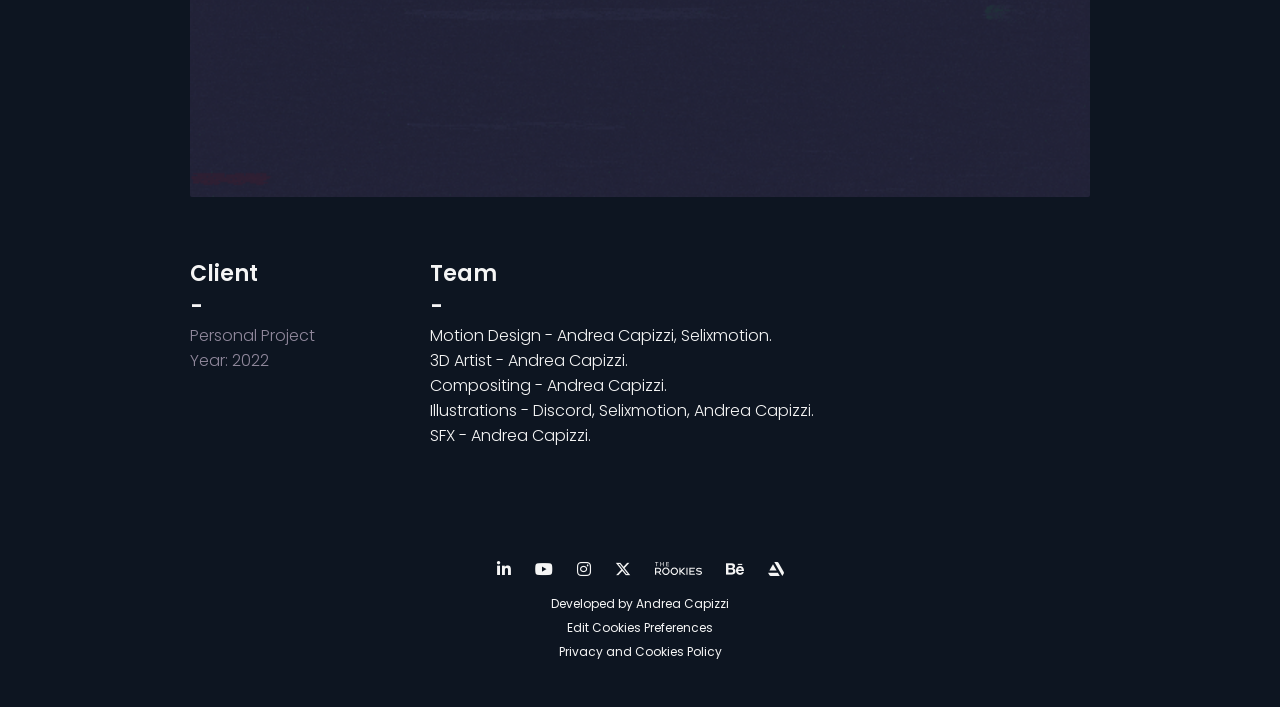
<file: portfolio_md3d_02-discord.html>
<!DOCTYPE html>
<html lang="en">
<head>
  <meta charset="UTF-8">
  <meta name="viewport" content="width=device-width, initial-scale=1.0">
  <link rel="stylesheet" href="https://cdnjs.cloudflare.com/ajax/libs/font-awesome/6.5.1/css/all.min.css">
  <link rel="stylesheet" href="style.css">
  <link rel="stylesheet" href="style-project.css">
  <link rel="stylesheet" href="https://fonts.googleapis.com/icon?family=Material+Icons">

</head>
<body>

  <div id="preloader">
    <img id="preloader-img" src="logo_preloader_noloop1.gif" alt="Preloader">
  </div>

    <!-- Navbar, og dev:oziavci, andrea capizzi's custom version -->
    <div class="nav-container pt-4">
      <div class="logo">
        <a href="index.html">
            <svg id="logo" svg xmlns="http://www.w3.org/2000/svg" viewBox="0 0 584.39 199.29"><defs><style></style></defs><g id="Capizzi"><path class="cls-1" d="M254.32,132.9a28.81,28.81,0,0,1,11.27-11.4A32.66,32.66,0,0,1,282,117.41q11.22,0,19.22,5.93a28.42,28.42,0,0,1,10.68,16.16H295a13.7,13.7,0,0,0-5.34-6,15,15,0,0,0-7.86-2.07,14.7,14.7,0,0,0-11.5,4.94q-4.4,4.94-4.4,13.2t4.4,13.2a14.66,14.66,0,0,0,11.5,4.94,15,15,0,0,0,7.86-2.06,13.67,13.67,0,0,0,5.34-6h16.88a28.19,28.19,0,0,1-10.68,16.12q-8,5.88-19.22,5.88a32.75,32.75,0,0,1-16.39-4.08,29,29,0,0,1-11.27-11.36,36.29,36.29,0,0,1,0-33.28Z" transform="translate(-0.96 -9.33)"/><path class="cls-1" d="M322.8,142.47a21.71,21.71,0,0,1,7.94-9A20.75,20.75,0,0,1,342,130.34a19.29,19.29,0,0,1,9.3,2.16,15.91,15.91,0,0,1,6.15,5.66v-7.1h15.35v50.12H357.42v-7.1a16.62,16.62,0,0,1-6.24,5.66,19.29,19.29,0,0,1-9.3,2.15,20.45,20.45,0,0,1-11.14-3.18,22,22,0,0,1-7.94-9.08,33,33,0,0,1,0-27.16Zm31.43,4.58a10.81,10.81,0,0,0-15.54-.05q-3.18,3.28-3.19,9t3.19,9.11a10.7,10.7,0,0,0,15.54.05q3.18-3.31,3.19-9.07T354.23,147.05Z" transform="translate(-0.96 -9.33)"/><path class="cls-1" d="M407.08,132.5a19,19,0,0,1,9.25-2.16,20.75,20.75,0,0,1,11.23,3.15,21.8,21.8,0,0,1,7.95,9,33.14,33.14,0,0,1,0,27.16,22.09,22.09,0,0,1-7.95,9.08,20.6,20.6,0,0,1-11.23,3.18,19,19,0,0,1-9.2-2.15,16.87,16.87,0,0,1-6.25-5.57v30.9H385.53v-74h15.35v7.1A16.73,16.73,0,0,1,407.08,132.5ZM419.61,147a10.56,10.56,0,0,0-7.86-3.27,10.35,10.35,0,0,0-7.77,3.32q-3.18,3.31-3.19,9.07t3.19,9.07a10.76,10.76,0,0,0,15.59-.05q3.23-3.36,3.23-9.11T419.61,147Z" transform="translate(-0.96 -9.33)"/><path class="cls-1" d="M449.25,123.47a7.68,7.68,0,0,1-2.56-5.88,7.79,7.79,0,0,1,2.56-6,10.22,10.22,0,0,1,13.11,0,7.83,7.83,0,0,1,2.56,6,7.71,7.71,0,0,1-2.56,5.88,10.22,10.22,0,0,1-13.11,0Zm14.23,7.59v50.12H448.12V131.06Z" transform="translate(-0.96 -9.33)"/><path class="cls-1" d="M490.6,168.51h21.74v12.67H473.45V169l20.84-25.23H473.63V131.06h38.26v12.22Z" transform="translate(-0.96 -9.33)"/><path class="cls-1" d="M536.76,168.51H558.5v12.67H519.61V169l20.84-25.23H519.79V131.06h38.26v12.22Z" transform="translate(-0.96 -9.33)"/><path class="cls-1" d="M569.68,123.47a7.68,7.68,0,0,1-2.56-5.88,7.79,7.79,0,0,1,2.56-6,10.22,10.22,0,0,1,13.11,0,7.79,7.79,0,0,1,2.56,6,7.68,7.68,0,0,1-2.56,5.88,10.22,10.22,0,0,1-13.11,0Zm14.23,7.59v50.12H568.55V131.06Z" transform="translate(-0.96 -9.33)"/></g><g id="Andrea"><path class="cls-1" d="M292.13,87.94H268.6l-3.77,11.13H248.75l22.81-63h17.78l22.81,63H295.9Zm-3.95-11.86L280.36,53l-7.72,23.08Z" transform="translate(-0.96 -9.33)"/><path class="cls-1" d="M363.66,54.12q5.25,5.72,5.25,15.67V99.07H353.65V71.86c0-3.35-.87-6-2.61-7.81a10.19,10.19,0,0,0-14,0c-1.74,1.85-2.6,4.46-2.6,7.81V99.07H319.07V49h15.36V55.6a16.22,16.22,0,0,1,6.28-5.25,20,20,0,0,1,8.9-1.93Q358.4,48.42,363.66,54.12Z" transform="translate(-0.96 -9.33)"/><path class="cls-1" d="M379.47,60.36a21.77,21.77,0,0,1,7.94-9,20.83,20.83,0,0,1,11.23-3.14,19.73,19.73,0,0,1,9,2.07,16.46,16.46,0,0,1,6.42,5.56V32.61h15.36V99.07H414.09V91.89a15.75,15.75,0,0,1-6.15,5.75,19.4,19.4,0,0,1-9.3,2.15,20.53,20.53,0,0,1-11.23-3.19,22,22,0,0,1-7.94-9.07,30.15,30.15,0,0,1-2.92-13.6A30,30,0,0,1,379.47,60.36Zm31.43,4.58a10.8,10.8,0,0,0-15.54,0c-2.12,2.19-3.19,5.19-3.19,9s1.07,6.87,3.19,9.11a10.7,10.7,0,0,0,15.54,0q3.18-3.33,3.19-9.07T410.9,64.94Z" transform="translate(-0.96 -9.33)"/><path class="cls-1" d="M462.67,50.8a17.37,17.37,0,0,1,9-2.38V64.68h-4.23q-5.74,0-8.62,2.46t-2.87,8.67V99.07H440.58V49h15.36v8.35A20.29,20.29,0,0,1,462.67,50.8Z" transform="translate(-0.96 -9.33)"/><path class="cls-1" d="M526,77.7H491.23a10.44,10.44,0,0,0,3,7.14,9.23,9.23,0,0,0,6.51,2.47q5.75,0,8-4.85h16.34a22.56,22.56,0,0,1-4.53,8.89,22.87,22.87,0,0,1-8.22,6.2,26.54,26.54,0,0,1-11.05,2.24,26.92,26.92,0,0,1-13.11-3.14,22.37,22.37,0,0,1-9-9A27.69,27.69,0,0,1,476,74a28.16,28.16,0,0,1,3.19-13.66,22.15,22.15,0,0,1,8.94-9,27.11,27.11,0,0,1,13.2-3.14,26.84,26.84,0,0,1,12.93,3A22,22,0,0,1,523.07,60a26.55,26.55,0,0,1,3.19,13.21A39.25,39.25,0,0,1,526,77.7Zm-15.45-8.53a7.92,7.92,0,0,0-2.69-6.29,9.91,9.91,0,0,0-6.74-2.34,9.73,9.73,0,0,0-6.51,2.25,10,10,0,0,0-3.28,6.38Z" transform="translate(-0.96 -9.33)"/><path class="cls-1" d="M534.21,60.36a21.77,21.77,0,0,1,7.94-9,20.83,20.83,0,0,1,11.23-3.14,19.29,19.29,0,0,1,9.3,2.16,15.89,15.89,0,0,1,6.15,5.65V49h15.35V99.07H568.83V92a16.71,16.71,0,0,1-6.24,5.66,19.4,19.4,0,0,1-9.3,2.15,20.37,20.37,0,0,1-11.14-3.19,22,22,0,0,1-7.94-9.07,30.15,30.15,0,0,1-2.92-13.6A30,30,0,0,1,534.21,60.36Zm31.43,4.58a10.8,10.8,0,0,0-15.54,0c-2.12,2.19-3.19,5.19-3.19,9S548,80.8,550.1,83a10.7,10.7,0,0,0,15.54,0q3.18-3.33,3.19-9.07T565.64,64.94Z" transform="translate(-0.96 -9.33)"/></g><g id="A"><path id="A-2" data-name="A" class="cls-2" d="M194.43,157.28l-10.15-10.14-9.84-9.85-5.39-5.38-18.39-18.39L126.88,89.74,117,79.89,103.11,66h0L89.18,79.89l-9.85,9.85L55.55,113.52,37.16,131.91l-5.39,5.38-9.85,9.85L11.78,157.28A102.36,102.36,0,0,0,31.9,184.71l4-3.94,19.36-19.36.34-.34,5,5,14.74,14.74,4.08,4.08,23.77,23.77h0l23.77-23.77,4.08-4.08L145.7,166l5-5,.34.34,19.36,19.36,3.95,3.94A102.57,102.57,0,0,0,194.43,157.28ZM117,147.14,103.1,161.07,89.18,147.14l-9.85-9.85,23.77-23.77,23.78,23.77Z" transform="translate(-0.96 -9.33)"/></g><g id="C"><path id="C-2" data-name="C" class="cls-2" d="M128.22,12.45c-.86-.22-1.74-.43-2.61-.63l-1.46-.31c-1.06-.23-2.12-.43-3.18-.62l-1.46-.24c-1-.18-2-.31-3-.45l-.44-.06c-1.25-.16-2.51-.29-3.78-.4l-.72-.06q-1.87-.15-3.78-.24l-.66,0c-1.33-.05-2.65-.08-4-.08h0c-1.33,0-2.66,0-4,.08l-.66,0c-1.27.06-2.53.14-3.79.24L94,9.74c-1.27.11-2.54.24-3.8.4l-.43.06c-1,.14-2,.26-3,.43l-1.53.26c-1.07.19-2.14.4-3.2.62l-1.43.31c-.9.2-1.8.42-2.7.64a102.19,102.19,0,0,0-77,99c0,2.93.13,5.83.37,8.7L8,113.52,31.77,89.74l9.85-9.85.92-.92A69.19,69.19,0,0,1,70.21,51.3a68.06,68.06,0,0,1,11.75-5l1.1-.34a69.35,69.35,0,0,1,40.09,0l1.1.34a68.06,68.06,0,0,1,11.75,5A69.19,69.19,0,0,1,163.67,79l.92.92,9.85,9.85,23.77,23.78,6.67,6.66c.24-2.87.37-5.77.37-8.7A102.18,102.18,0,0,0,128.22,12.45Z" transform="translate(-0.96 -9.33)"/></g></svg></a>
    </div> 

      <div class="menu-open"><span class="open"></span></div>
      <div class="ozmenu mt-4">
        <div class="menu-close"><span class="close"></span></div>
        <ul class="ozmenu-nav">
          <li class="item"><a href="index.html">Home</a></li>
          <li class="item dropdownitem">
            <a href="#" class="nav-dropdown">Works</a>
            <div class="dropdown">
              <ul>
                <li class="item"><a href="#">Promotional Videos</a></li>
                <li class="item"><a href="#">Logo Animations</a></li>
                <li class="item"><a href="#">Video Lyrics</a></li>
              </ul>
            </div>
          </li>
          <li class="item"><a href="about_me.html">About Me</a></li>
          <li class="item"><a href="contact.html">Contact</a></li>
        </ul>
      </div>
    </div>
    <!-- /Navbar -->

<button onclick="topFunction()" id="mybackontopBtn" title="">
  <i class="fas fa-arrow-up"></i>
</button>

<!-- <canvas id="galaxy"></canvas> -->

<div id="site-background"></div>
  <div class="main-container">
    <div class="container-paragrafi">
      <h2 class="titolo-grande">Discord Unofficial Promo</h2>
    </div>


      <div class="video-progetto">
        <div style="padding:56.25% 0 0 0;position:relative;"><iframe src="https://player.vimeo.com/video/900250305?badge=0&amp;autopause=0&amp;player_id=0&amp;app_id=58479" frameborder="0" allow="autoplay; fullscreen; picture-in-picture" style="position:absolute;top:0;left:0;width:100%;height:100%;border-radius:2px;" title="Discord (unofficial) video promo w/Selixmotion"></iframe></div>
      </div>
        <script src="https://player.vimeo.com/api/player.js"></script>




    <div class="project-grid-container">
      <div class="project-grid-item">
        <h4>Category</h4>
        <h4>-</h4>
        <p><span class="testo-grigio">Promotional Video</span></p>
      </div>
      <div class="project-grid-item">
        <h4>Project</h4>
        <h4>-</h4>
        <p>Discord has changed its brand identity, transitioning from being a platform for gamers to becoming a "place" for everyone, where you can talk about anything with anyone. The purpose of this promotional video is to showcase this transformation.</p>
      </div>
    </div>
    

    <div class="container-paragrafi">
      <h2 class="titolo-grande">Behind The Scenes</h2>
    </div>


    <div class="image-grid">
      <div class="image-item">
        <img src="img/portfolio/md3d/02-discord/artist-bts.gif">
      </div>
      <div class="image-item">
        <img src="img/portfolio/md3d/02-discord/swap-characters-bts.gif">
      </div>
      <div class="image-item">
        <img src="img/portfolio/md3d/02-discord/3d-room-bts.gif">
      </div>
      <!-- Aggiungi altre immagini secondo necessità -->
    </div>

    <div class="spazio-sezioni-8"> 
      <h6>a</h6>
    </div>


    <div class="container-paragrafi">
      <h2 class="titolo-grande">Styleframes</h2>
    </div>


    <div class="image-grid">
      <div class="image-item">
        <img src="img/portfolio/md3d/02-discord/swap-scenes.gif">
      </div>
      <div class="image-item">
        <img src="img/portfolio/md3d/02-discord/controller.gif">
      </div>
      <div class="image-item">
        <img src="img/portfolio/md3d/02-discord/schermo.gif">
      </div>
      <div class="image-item">
        <img src="img/portfolio/md3d/02-discord/monete.gif">
      </div>
      <!-- Aggiungi altre immagini secondo necessità -->
    </div>


    <div class="arturo"> <!--  non ho idea perchè ma mettendo un div a caso senza niente nel css, anche nelle griglie con poco testo, viene riempito ed adattato negli schermi grandi -->
    <div class="project-grid-container">
      <div class="project-grid-item">
        <h4>Client</h4>
        <h4>-</h4>
        <p><span class="testo-grigio">Personal Project<br>Year: 2022</span></p>
      </div>
      <div class="project-grid-item">
        <h4>Team</h4>
        <h4>-</h4>
        <p>Motion Design - Andrea Capizzi, Selixmotion. <br>3D Artist - Andrea Capizzi. <br>Compositing - Andrea Capizzi. <br>Illustrations - Discord, Selixmotion, Andrea Capizzi. <br>SFX - Andrea Capizzi.</p>
      </div>
    </div>
  </div>

    
    <!-- <div class="spazio-sezioni">
      <h6>a</h6>
    </div> -->



  </div>
  </div>
  </div>

  <script src="js/preloader.js"></script>
  <!-- <script src="js/stars-bg.js"></script> -->
  <script src="js/navbar+backontop.js"></script>
  <script src="js/home-bg-gif.js"></script>

  <script src="js/jquery-3.3.1.min.js" integrity="sha384-tsQFqpEReu7ZLhBV2VZlAu7zcOV+rXbYlF2cqB8txI/8aZajjp4Bqd+V6D5IgvKT" crossorigin="anonymous"></script>
  <script src=gdpr-cookie.js></script>
  <script>
    $.gdprcookie.init({
        title: "🍪 Accept cookies & privacy policy?",
        message: 'This website makes use of cookies to enhance browsing experience and provide additional functionality. <a href="cookiesandprivacypolicy.html" target="_blank" style="color:#00adef; text-decoration: underline;">Cookies and Privacy Policy</a><br><br>',  // Aggiunge spazio extra
        delay: 600,
        expires: 1,
        acceptBtnLabel: "Accept cookies",
    });
    

    $(document.body)
        .on("gdpr:show", function() {
            console.log("Cookie dialog is shown");
        })
        .on("gdpr:accept", function() {
            var preferences = $.gdprcookie.preference();
            console.log("Preferences saved:", preferences);
        })
        .on("gdpr:advanced", function() {
            console.log("Advanced button was pressed");
        });

    if ($.gdprcookie.preference("marketing") === true) {
        console.log("This should run because marketing is accepted.");
    }
</script>

  <script type="text/javascript">
  
    var _gaq = _gaq || [];
    _gaq.push(['_setAccount', 'UA-36251023-1']);
    _gaq.push(['_setDomainName', 'jqueryscript.net']);
    _gaq.push(['_trackPageview']);
  
    (function() {
      var ga = document.createElement('script'); ga.type = 'text/javascript'; ga.async = true;
      ga.src = ('https:' == document.location.protocol ? 'https://ssl' : 'http://www') + '.google-analytics.com/ga.js';
      var s = document.getElementsByTagName('script')[0]; s.parentNode.insertBefore(ga, s);
    })();
  
  </script>




 
</body>

<footer>
<div class="social-icons">
  <a href="#" target="_blank"><i class="fa-brands fa-linkedin-in" aria-label="Linkedin"></i></a>
  <a href="#" target="_blank"><i class="fab fa-youtube" aria-label="YouTube"></i></a>
  <a href="#" target="_blank"><i class="fab fa-instagram" aria-label="Instagram"></i></a>
  <a href="#" target="_blank"><i class="fa-brands fa-x-twitter" aria-label="Twitter"></i></a>
  <a href="#" target="_blank"><svg id="rookies-path" xmlns="http://www.w3.org/2000/svg" viewBox="0 0 719.19 198.28"><defs><style></style></defs><path id="path-2" data-name="path" class="cls-1" d="M70,159.1,98.44,196h-21l-26-33.91H17.93V196H.34V87.87H52a51.69,51.69,0,0,1,17.78,2.9,35.7,35.7,0,0,1,13.06,8,34.75,34.75,0,0,1,7.82,11.77A38,38,0,0,1,93.32,125a36.87,36.87,0,0,1-6,20.83A34.44,34.44,0,0,1,70,159.1Zm-.81-48.78q-6.39-6-16.31-6H17.93v41.27h35q9.91,0,16.31-6a20,20,0,0,0,0-29.31Zm146.72,59.73a54.75,54.75,0,0,1-20.46,20.6,58.85,58.85,0,0,1-58,0A54.75,54.75,0,0,1,117,170.05a57.66,57.66,0,0,1,8.88-68.36A54.66,54.66,0,0,1,144,89.61a59.16,59.16,0,0,1,45,0A54.8,54.8,0,0,1,207,101.69a57.12,57.12,0,0,1,11.85,18,57.85,57.85,0,0,1-3,50.32Zm-15.3-47.84a39.1,39.1,0,0,0-14-14.75,38.76,38.76,0,0,0-40.3,0,39,39,0,0,0-14,14.75,41,41,0,0,0,0,38.94,38.74,38.74,0,0,0,14,14.71,39,39,0,0,0,40.3,0,38.85,38.85,0,0,0,14-14.71,41,41,0,0,0,0-38.94ZM345,170.05a54.75,54.75,0,0,1-20.46,20.6,58.85,58.85,0,0,1-58,0,54.72,54.72,0,0,1-20.45-20.6A57.69,57.69,0,0,1,255,101.69a54.76,54.76,0,0,1,18.05-12.08,59.16,59.16,0,0,1,45,0,54.7,54.7,0,0,1,18.06,12.08,57,57,0,0,1,11.85,18,57.85,57.85,0,0,1-3,50.32Zm-15.3-47.84a39,39,0,0,0-14-14.75,38.74,38.74,0,0,0-40.29,0,39,39,0,0,0-14,14.75,41,41,0,0,0,0,38.94,38.7,38.7,0,0,0,14,14.71,39,39,0,0,0,40.29,0,38.77,38.77,0,0,0,14-14.71,41,41,0,0,0,0-38.94ZM467.9,196H443.41l-53-47.85V196H372.66V87.87h17.75v47.92l49.36-47.92h23.47l-55.32,54,60,54.2Zm12.78,0V87.87h17.13V196Zm129.79-16.34V196H525.55V87.87h84.92v16.34H543.06v29.65h55.32V150H543.06v29.65ZM657,128.28a63.88,63.88,0,0,0,9.45,2.68q5.35,1.11,11.24,2.12t11.78,2.21a64.08,64.08,0,0,1,11.23,3.37,42.56,42.56,0,0,1,9.46,5.23,21.53,21.53,0,0,1,6.54,8.09,26.43,26.43,0,0,1,2.45,11.69q0,15.26-11.32,24.42t-30.76,9.18a87.05,87.05,0,0,1-28-4.38A75,75,0,0,1,627,181.47l10-13.86q19.46,12.85,40.14,12.86a34.87,34.87,0,0,0,11-1.59,18.44,18.44,0,0,0,7.32-4.14,17.82,17.82,0,0,0,3.76-5.19,12.58,12.58,0,0,0,1.2-5.26,9.54,9.54,0,0,0-2-6,13,13,0,0,0-5.39-4,61.51,61.51,0,0,0-7.94-2.63,79.34,79.34,0,0,0-9.61-1.9q-5.07-.69-10.46-1.82t-10.46-2.4a42.73,42.73,0,0,1-9.61-3.68,37.7,37.7,0,0,1-7.94-5.53,21.8,21.8,0,0,1-5.39-8.09,30.51,30.51,0,0,1-2-11.31q0-14.09,11.54-22.41t29.68-8.32q27.36,0,45.41,13.31l-7.75,14.25a69.27,69.27,0,0,0-18.79-8.25,72.37,72.37,0,0,0-18.87-2.67q-10.15,0-16.5,4.07t-6.36,10.64a9.37,9.37,0,0,0,2.44,6.54,16.51,16.51,0,0,0,6.55,4.22Z"/><path id="path-3" data-name="path" class="cls-1" d="M29.92,8V64.92H20.83V8H0V0H50.75V8Zm94.32,56.94V35.21H91.39V64.92H82.31V0h9.08V27.14h32.85V0h9.18V64.92Zm90.94-8.07v8.07h-43V0H213.8V8H181.23V27.41h30.65v7.8H181.23V56.85Z"/></svg></a>
  <a href="#" target="_blank"><i class="fab fa-behance" aria-label="Behance"></i></a>
  <a href="#" target="_blank"><i class="fab fa-artstation" aria-label="ArtStation"></i></a>
</div>
<div class="coded-by">
  Developed by <a href="about_me.html" target="_blank" id="coded-by-link">Andrea Capizzi</a>
  <br>
  <a href="javascript:$.gdprcookie.display()">Edit Cookies Preferences</a>
  <br>
  <a href="cookiesandprivacypolicy.html" target="_blank" id="coded-by-link">Privacy and Cookies Policy</a> 
</div>
</footer>
</file>
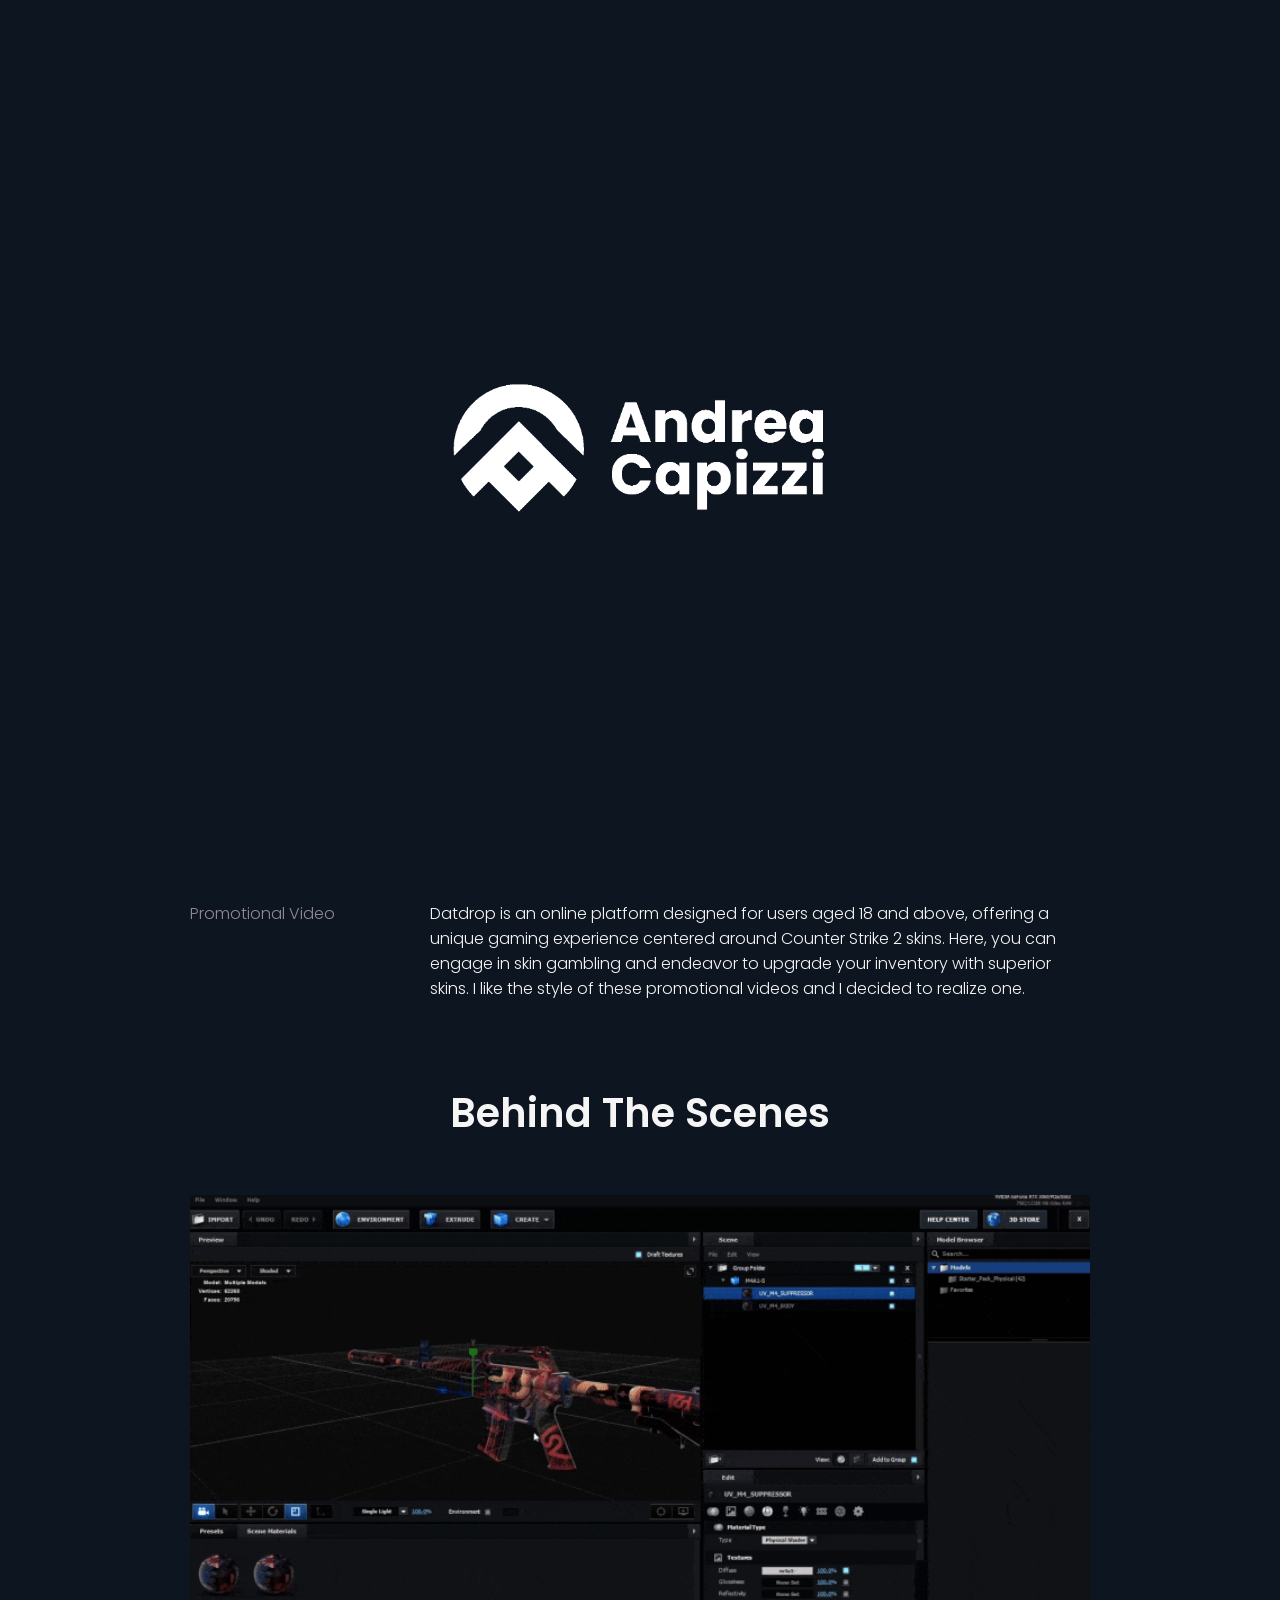
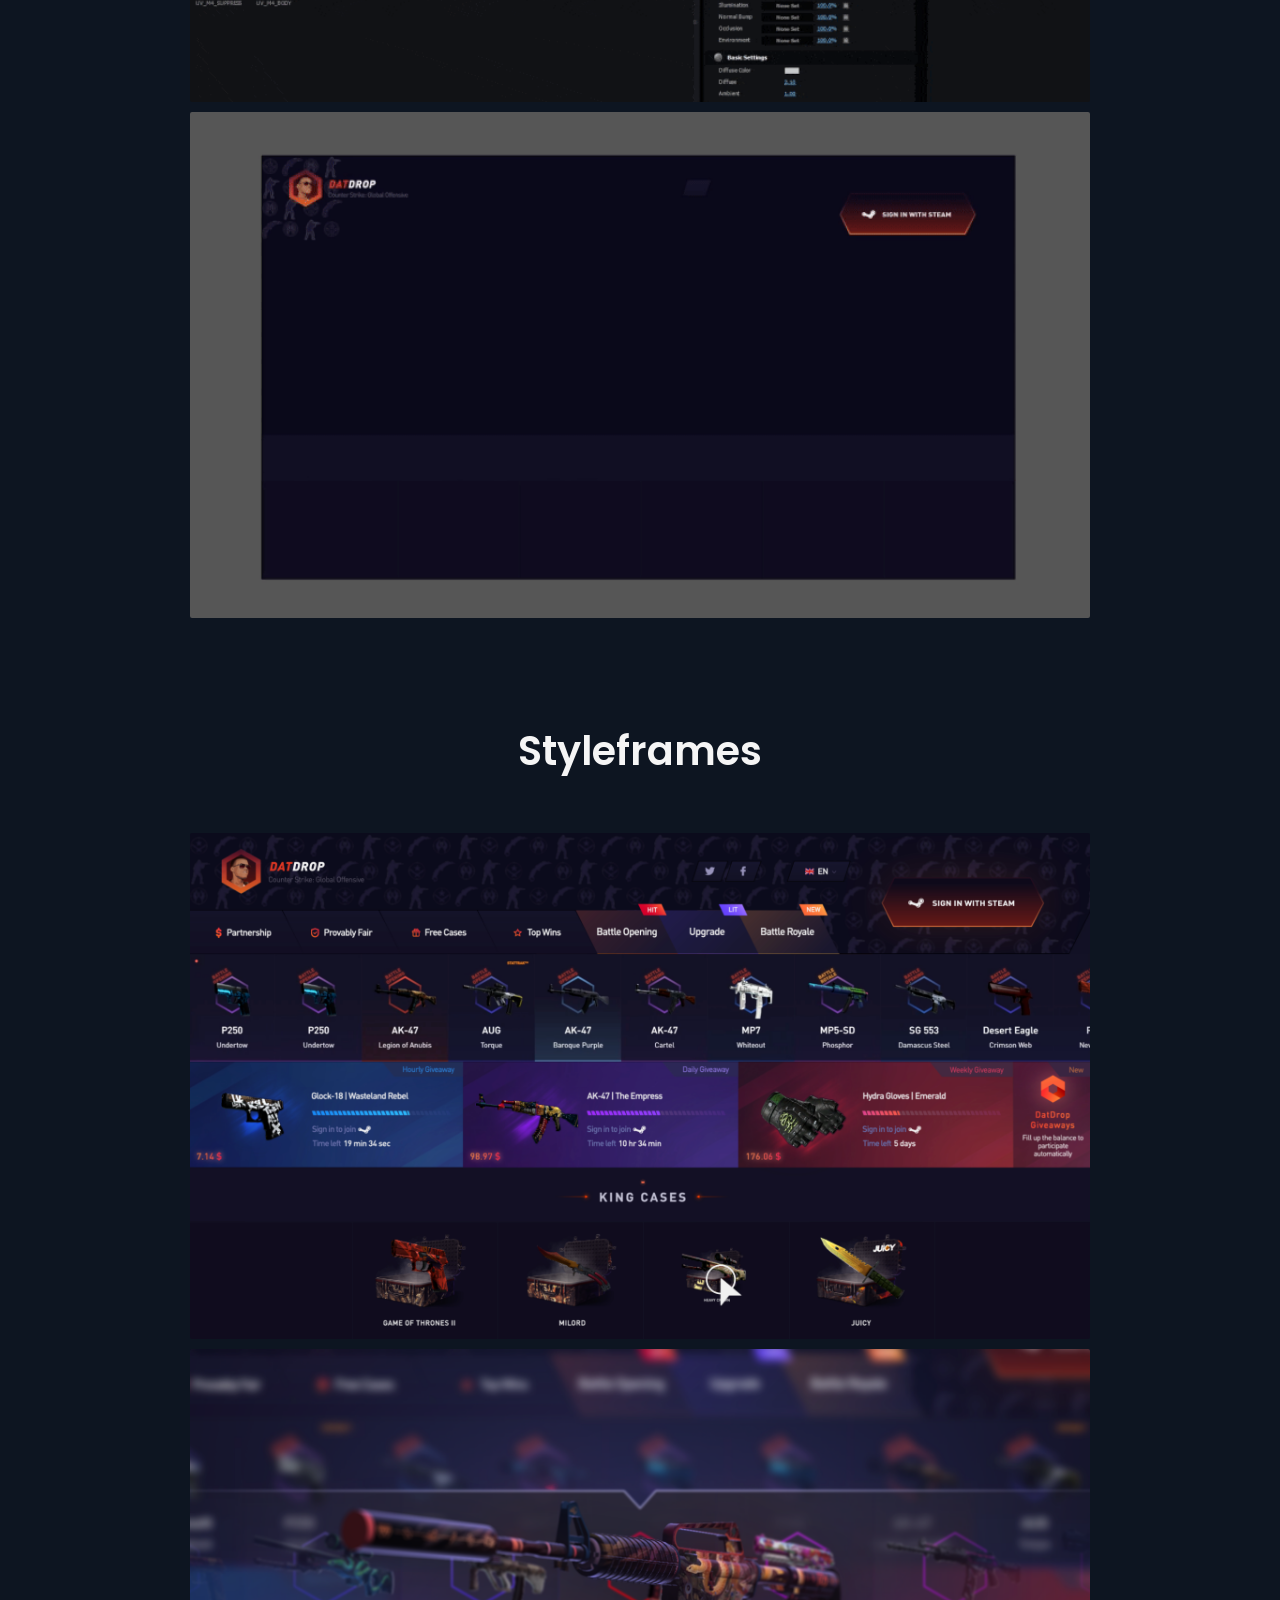
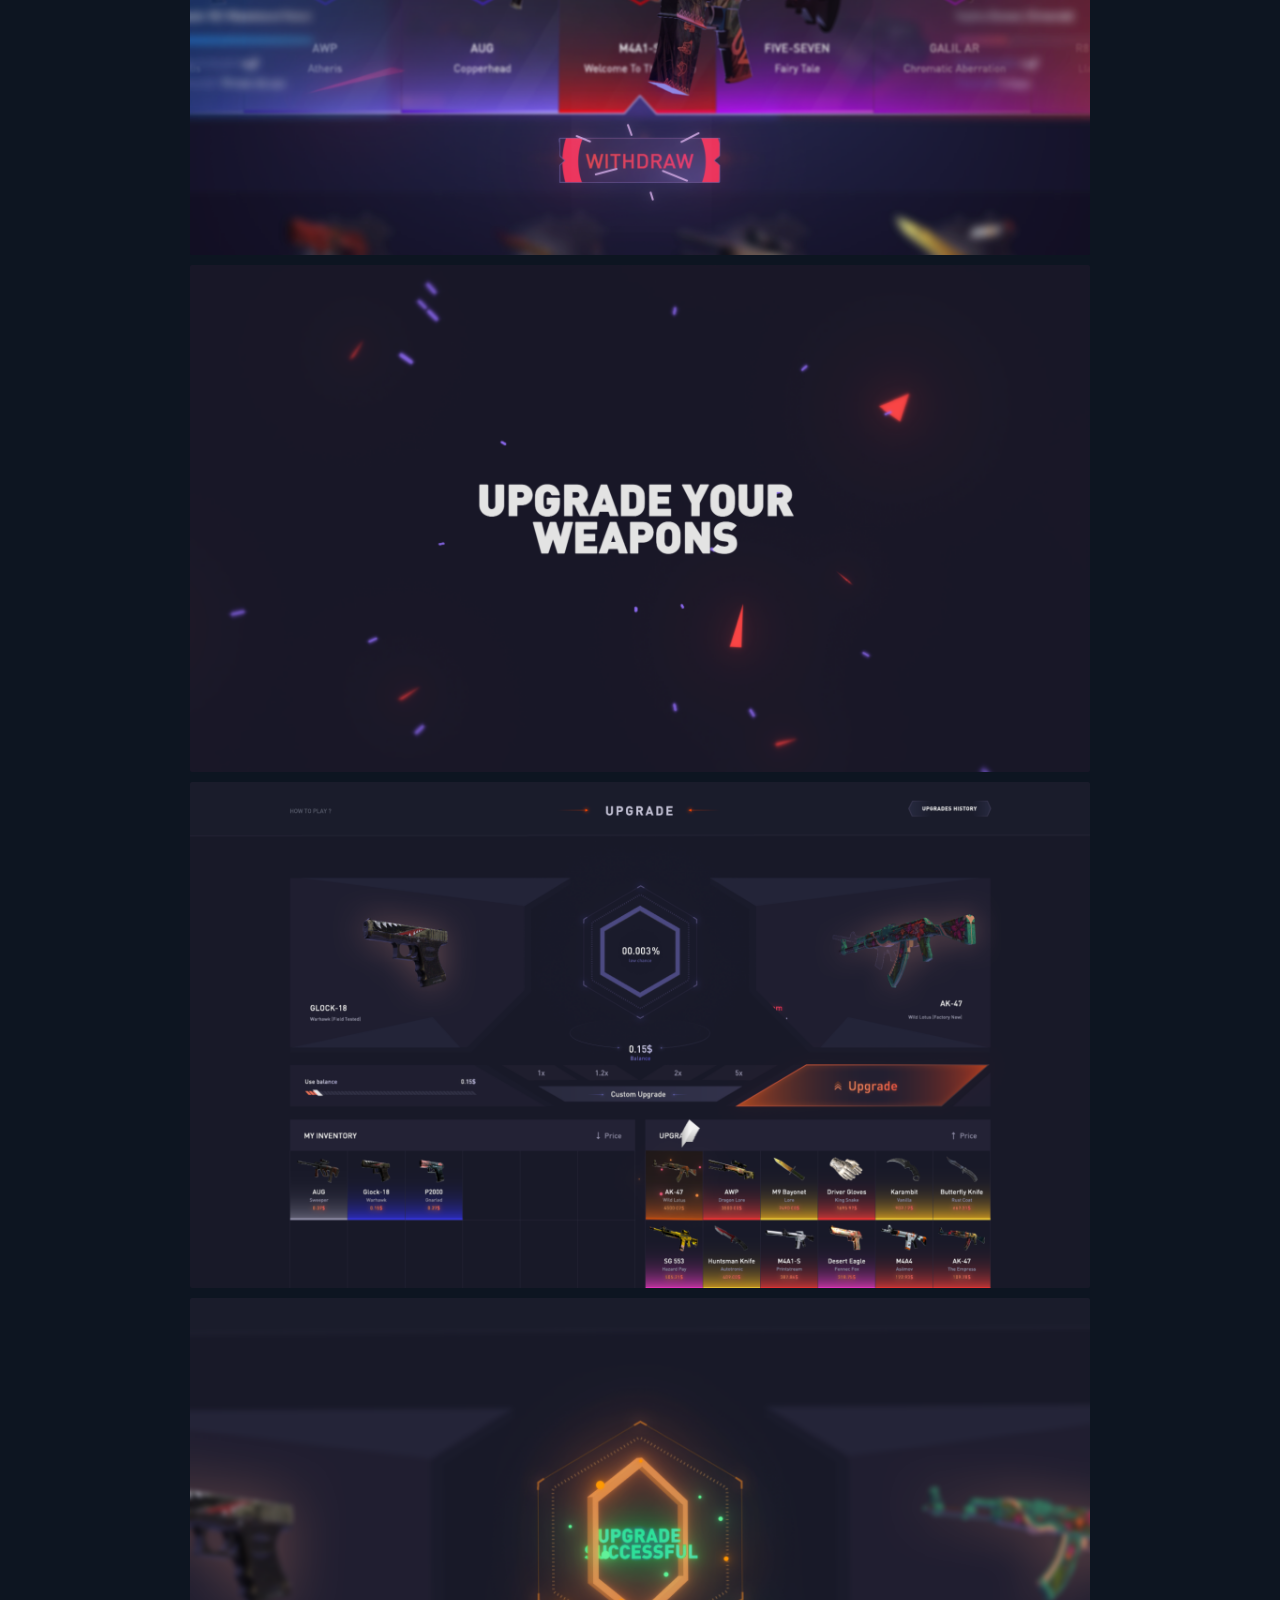
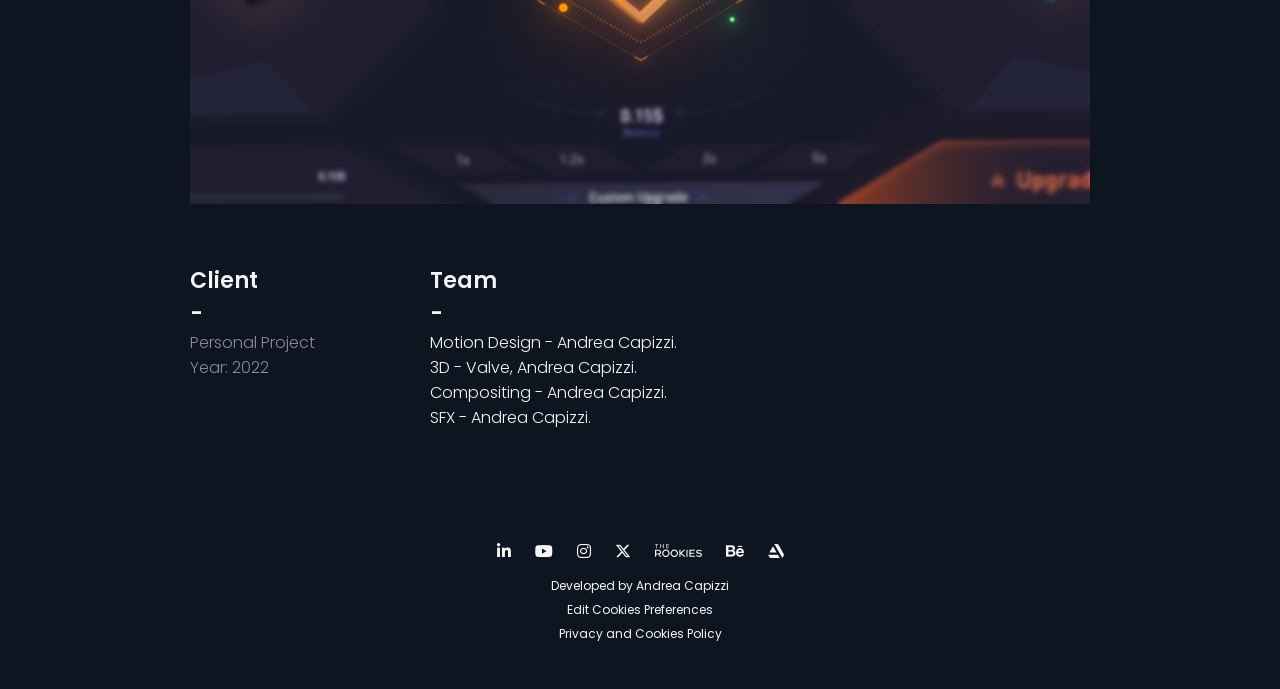
<file: portfolio_md3d_03-datdrop.html>
<!DOCTYPE html>
<html lang="en">
<head>
  <meta charset="UTF-8">
  <meta name="viewport" content="width=device-width, initial-scale=1.0">
  <link rel="stylesheet" href="https://cdnjs.cloudflare.com/ajax/libs/font-awesome/6.5.1/css/all.min.css">
  <link rel="stylesheet" href="style.css">
  <link rel="stylesheet" href="style-project.css">
  <link rel="stylesheet" href="https://fonts.googleapis.com/icon?family=Material+Icons">

</head>
<body>

  <div id="preloader">
    <img id="preloader-img" src="logo_preloader_noloop1.gif" alt="Preloader">
  </div>

    <!-- Navbar, og dev:oziavci, andrea capizzi's custom version -->
    <div class="nav-container pt-4">
      <div class="logo">
        <a href="index.html">
            <svg id="logo" svg xmlns="http://www.w3.org/2000/svg" viewBox="0 0 584.39 199.29"><defs><style></style></defs><g id="Capizzi"><path class="cls-1" d="M254.32,132.9a28.81,28.81,0,0,1,11.27-11.4A32.66,32.66,0,0,1,282,117.41q11.22,0,19.22,5.93a28.42,28.42,0,0,1,10.68,16.16H295a13.7,13.7,0,0,0-5.34-6,15,15,0,0,0-7.86-2.07,14.7,14.7,0,0,0-11.5,4.94q-4.4,4.94-4.4,13.2t4.4,13.2a14.66,14.66,0,0,0,11.5,4.94,15,15,0,0,0,7.86-2.06,13.67,13.67,0,0,0,5.34-6h16.88a28.19,28.19,0,0,1-10.68,16.12q-8,5.88-19.22,5.88a32.75,32.75,0,0,1-16.39-4.08,29,29,0,0,1-11.27-11.36,36.29,36.29,0,0,1,0-33.28Z" transform="translate(-0.96 -9.33)"/><path class="cls-1" d="M322.8,142.47a21.71,21.71,0,0,1,7.94-9A20.75,20.75,0,0,1,342,130.34a19.29,19.29,0,0,1,9.3,2.16,15.91,15.91,0,0,1,6.15,5.66v-7.1h15.35v50.12H357.42v-7.1a16.62,16.62,0,0,1-6.24,5.66,19.29,19.29,0,0,1-9.3,2.15,20.45,20.45,0,0,1-11.14-3.18,22,22,0,0,1-7.94-9.08,33,33,0,0,1,0-27.16Zm31.43,4.58a10.81,10.81,0,0,0-15.54-.05q-3.18,3.28-3.19,9t3.19,9.11a10.7,10.7,0,0,0,15.54.05q3.18-3.31,3.19-9.07T354.23,147.05Z" transform="translate(-0.96 -9.33)"/><path class="cls-1" d="M407.08,132.5a19,19,0,0,1,9.25-2.16,20.75,20.75,0,0,1,11.23,3.15,21.8,21.8,0,0,1,7.95,9,33.14,33.14,0,0,1,0,27.16,22.09,22.09,0,0,1-7.95,9.08,20.6,20.6,0,0,1-11.23,3.18,19,19,0,0,1-9.2-2.15,16.87,16.87,0,0,1-6.25-5.57v30.9H385.53v-74h15.35v7.1A16.73,16.73,0,0,1,407.08,132.5ZM419.61,147a10.56,10.56,0,0,0-7.86-3.27,10.35,10.35,0,0,0-7.77,3.32q-3.18,3.31-3.19,9.07t3.19,9.07a10.76,10.76,0,0,0,15.59-.05q3.23-3.36,3.23-9.11T419.61,147Z" transform="translate(-0.96 -9.33)"/><path class="cls-1" d="M449.25,123.47a7.68,7.68,0,0,1-2.56-5.88,7.79,7.79,0,0,1,2.56-6,10.22,10.22,0,0,1,13.11,0,7.83,7.83,0,0,1,2.56,6,7.71,7.71,0,0,1-2.56,5.88,10.22,10.22,0,0,1-13.11,0Zm14.23,7.59v50.12H448.12V131.06Z" transform="translate(-0.96 -9.33)"/><path class="cls-1" d="M490.6,168.51h21.74v12.67H473.45V169l20.84-25.23H473.63V131.06h38.26v12.22Z" transform="translate(-0.96 -9.33)"/><path class="cls-1" d="M536.76,168.51H558.5v12.67H519.61V169l20.84-25.23H519.79V131.06h38.26v12.22Z" transform="translate(-0.96 -9.33)"/><path class="cls-1" d="M569.68,123.47a7.68,7.68,0,0,1-2.56-5.88,7.79,7.79,0,0,1,2.56-6,10.22,10.22,0,0,1,13.11,0,7.79,7.79,0,0,1,2.56,6,7.68,7.68,0,0,1-2.56,5.88,10.22,10.22,0,0,1-13.11,0Zm14.23,7.59v50.12H568.55V131.06Z" transform="translate(-0.96 -9.33)"/></g><g id="Andrea"><path class="cls-1" d="M292.13,87.94H268.6l-3.77,11.13H248.75l22.81-63h17.78l22.81,63H295.9Zm-3.95-11.86L280.36,53l-7.72,23.08Z" transform="translate(-0.96 -9.33)"/><path class="cls-1" d="M363.66,54.12q5.25,5.72,5.25,15.67V99.07H353.65V71.86c0-3.35-.87-6-2.61-7.81a10.19,10.19,0,0,0-14,0c-1.74,1.85-2.6,4.46-2.6,7.81V99.07H319.07V49h15.36V55.6a16.22,16.22,0,0,1,6.28-5.25,20,20,0,0,1,8.9-1.93Q358.4,48.42,363.66,54.12Z" transform="translate(-0.96 -9.33)"/><path class="cls-1" d="M379.47,60.36a21.77,21.77,0,0,1,7.94-9,20.83,20.83,0,0,1,11.23-3.14,19.73,19.73,0,0,1,9,2.07,16.46,16.46,0,0,1,6.42,5.56V32.61h15.36V99.07H414.09V91.89a15.75,15.75,0,0,1-6.15,5.75,19.4,19.4,0,0,1-9.3,2.15,20.53,20.53,0,0,1-11.23-3.19,22,22,0,0,1-7.94-9.07,30.15,30.15,0,0,1-2.92-13.6A30,30,0,0,1,379.47,60.36Zm31.43,4.58a10.8,10.8,0,0,0-15.54,0c-2.12,2.19-3.19,5.19-3.19,9s1.07,6.87,3.19,9.11a10.7,10.7,0,0,0,15.54,0q3.18-3.33,3.19-9.07T410.9,64.94Z" transform="translate(-0.96 -9.33)"/><path class="cls-1" d="M462.67,50.8a17.37,17.37,0,0,1,9-2.38V64.68h-4.23q-5.74,0-8.62,2.46t-2.87,8.67V99.07H440.58V49h15.36v8.35A20.29,20.29,0,0,1,462.67,50.8Z" transform="translate(-0.96 -9.33)"/><path class="cls-1" d="M526,77.7H491.23a10.44,10.44,0,0,0,3,7.14,9.23,9.23,0,0,0,6.51,2.47q5.75,0,8-4.85h16.34a22.56,22.56,0,0,1-4.53,8.89,22.87,22.87,0,0,1-8.22,6.2,26.54,26.54,0,0,1-11.05,2.24,26.92,26.92,0,0,1-13.11-3.14,22.37,22.37,0,0,1-9-9A27.69,27.69,0,0,1,476,74a28.16,28.16,0,0,1,3.19-13.66,22.15,22.15,0,0,1,8.94-9,27.11,27.11,0,0,1,13.2-3.14,26.84,26.84,0,0,1,12.93,3A22,22,0,0,1,523.07,60a26.55,26.55,0,0,1,3.19,13.21A39.25,39.25,0,0,1,526,77.7Zm-15.45-8.53a7.92,7.92,0,0,0-2.69-6.29,9.91,9.91,0,0,0-6.74-2.34,9.73,9.73,0,0,0-6.51,2.25,10,10,0,0,0-3.28,6.38Z" transform="translate(-0.96 -9.33)"/><path class="cls-1" d="M534.21,60.36a21.77,21.77,0,0,1,7.94-9,20.83,20.83,0,0,1,11.23-3.14,19.29,19.29,0,0,1,9.3,2.16,15.89,15.89,0,0,1,6.15,5.65V49h15.35V99.07H568.83V92a16.71,16.71,0,0,1-6.24,5.66,19.4,19.4,0,0,1-9.3,2.15,20.37,20.37,0,0,1-11.14-3.19,22,22,0,0,1-7.94-9.07,30.15,30.15,0,0,1-2.92-13.6A30,30,0,0,1,534.21,60.36Zm31.43,4.58a10.8,10.8,0,0,0-15.54,0c-2.12,2.19-3.19,5.19-3.19,9S548,80.8,550.1,83a10.7,10.7,0,0,0,15.54,0q3.18-3.33,3.19-9.07T565.64,64.94Z" transform="translate(-0.96 -9.33)"/></g><g id="A"><path id="A-2" data-name="A" class="cls-2" d="M194.43,157.28l-10.15-10.14-9.84-9.85-5.39-5.38-18.39-18.39L126.88,89.74,117,79.89,103.11,66h0L89.18,79.89l-9.85,9.85L55.55,113.52,37.16,131.91l-5.39,5.38-9.85,9.85L11.78,157.28A102.36,102.36,0,0,0,31.9,184.71l4-3.94,19.36-19.36.34-.34,5,5,14.74,14.74,4.08,4.08,23.77,23.77h0l23.77-23.77,4.08-4.08L145.7,166l5-5,.34.34,19.36,19.36,3.95,3.94A102.57,102.57,0,0,0,194.43,157.28ZM117,147.14,103.1,161.07,89.18,147.14l-9.85-9.85,23.77-23.77,23.78,23.77Z" transform="translate(-0.96 -9.33)"/></g><g id="C"><path id="C-2" data-name="C" class="cls-2" d="M128.22,12.45c-.86-.22-1.74-.43-2.61-.63l-1.46-.31c-1.06-.23-2.12-.43-3.18-.62l-1.46-.24c-1-.18-2-.31-3-.45l-.44-.06c-1.25-.16-2.51-.29-3.78-.4l-.72-.06q-1.87-.15-3.78-.24l-.66,0c-1.33-.05-2.65-.08-4-.08h0c-1.33,0-2.66,0-4,.08l-.66,0c-1.27.06-2.53.14-3.79.24L94,9.74c-1.27.11-2.54.24-3.8.4l-.43.06c-1,.14-2,.26-3,.43l-1.53.26c-1.07.19-2.14.4-3.2.62l-1.43.31c-.9.2-1.8.42-2.7.64a102.19,102.19,0,0,0-77,99c0,2.93.13,5.83.37,8.7L8,113.52,31.77,89.74l9.85-9.85.92-.92A69.19,69.19,0,0,1,70.21,51.3a68.06,68.06,0,0,1,11.75-5l1.1-.34a69.35,69.35,0,0,1,40.09,0l1.1.34a68.06,68.06,0,0,1,11.75,5A69.19,69.19,0,0,1,163.67,79l.92.92,9.85,9.85,23.77,23.78,6.67,6.66c.24-2.87.37-5.77.37-8.7A102.18,102.18,0,0,0,128.22,12.45Z" transform="translate(-0.96 -9.33)"/></g></svg></a>
    </div> 

      <div class="menu-open"><span class="open"></span></div>
      <div class="ozmenu mt-4">
        <div class="menu-close"><span class="close"></span></div>
        <ul class="ozmenu-nav">
          <li class="item"><a href="index.html">Home</a></li>
          <li class="item dropdownitem">
            <a href="#" class="nav-dropdown">Works</a>
            <div class="dropdown">
              <ul>
                <li class="item"><a href="#">Promotional Videos</a></li>
                <li class="item"><a href="#">Logo Animations</a></li>
                <li class="item"><a href="#">Video Lyrics</a></li>
              </ul>
            </div>
          </li>
          <li class="item"><a href="about_me.html">About Me</a></li>
          <li class="item"><a href="contact.html">Contact</a></li>
        </ul>
      </div>
    </div>
    <!-- /Navbar -->

<button onclick="topFunction()" id="mybackontopBtn" title="">
  <i class="fas fa-arrow-up"></i>
</button>

<!-- <canvas id="galaxy"></canvas> -->

<div id="site-background"></div>
  <div class="main-container">
    <div class="container-paragrafi">
      <h2 class="titolo-grande">Datdrop Unofficial Promo</h2>
    </div>


      <div class="video-progetto">
        <div style="padding:56.25% 0 0 0;position:relative;"><iframe src="https://player.vimeo.com/video/900425600?badge=0&amp;autopause=0&amp;player_id=0&amp;app_id=58479" frameborder="0" allow="autoplay; fullscreen; picture-in-picture" style="position:absolute;top:0;left:0;width:100%;height:100%;border-radius:2px;" title="Datdrop (unoffcial) Promo"></iframe></div>
      </div>
        <script src="https://player.vimeo.com/api/player.js"></script>



    <div class="project-grid-container">
      <div class="project-grid-item">
        <h4>Category</h4>
        <h4>-</h4>
        <p><span class="testo-grigio">Promotional Video</span></p>
      </div>
      <div class="project-grid-item">
        <h4>Project</h4>
        <h4>-</h4>
        <p>Datdrop is an online platform designed for users aged 18 and above, offering a unique gaming experience centered around Counter Strike 2 skins. Here, you can engage in skin gambling and endeavor to upgrade your inventory with superior skins. I like the style of these promotional videos and I decided to realize one.</p>
      </div>
    </div>
    

    <div class="container-paragrafi">
      <h2 class="titolo-grande">Behind The Scenes</h2>
    </div>


    <div class="image-grid">
      <div class="image-item">
        <img src="img/portfolio/md3d/03-datdrop/m4a1-s_3d-bts.gif">
      </div>
      <div class="image-item">
        <img src="img/portfolio/md3d/03-datdrop/costruzione_sito-bts.gif">
      </div>
      <div class="image-item no-image"> <!-- non so per quale motivo ma le gif senza immagini non riescono a raggiungere il limite della griglia, quindi metti un'immagine a caso e aggiungi il tag no-image per farle adattare -->
        <img src="img/portfolio/md3d/03-datdrop/1.png">
      </div>

      <!-- Aggiungi altre immagini secondo necessità -->
    </div>

    <div class="spazio-sezioni-8"> 
      <h6>a</h6>
    </div>


    <div class="container-paragrafi">
      <h2 class="titolo-grande">Styleframes</h2>
    </div>


    <div class="image-grid">
      <div class="image-item">
        <img src="img/portfolio/md3d/03-datdrop/1.png">
      </div>
      <div class="image-item">
        <img src="img/portfolio/md3d/03-datdrop/2.png">
      </div>
      <div class="image-item">
        <img src="img/portfolio/md3d/03-datdrop/3.png">
      </div>
      <div class="image-item">
        <img src="img/portfolio/md3d/03-datdrop/4.png">
      </div>
      <div class="image-item">
        <img src="img/portfolio/md3d/03-datdrop/5.png">
      </div>
      <!-- Aggiungi altre immagini secondo necessità -->
    </div>


    <div class="arturo"> <!--  non ho idea perchè ma mettendo un div a caso senza niente nel css, anche nelle griglie con poco testo, viene riempito ed adattato negli schermi grandi -->
    <div class="project-grid-container">
      <div class="project-grid-item">
        <h4>Client</h4>
        <h4>-</h4>
        <p><span class="testo-grigio">Personal Project<br>Year: 2022</span></p>
      </div>
      <div class="project-grid-item">
        <h4>Team</h4>
        <h4>-</h4>
        <p>Motion Design - Andrea Capizzi. <br>3D - Valve, Andrea Capizzi. <br>Compositing - Andrea Capizzi. <br>SFX - Andrea Capizzi.</p>
      </div>
    </div>
  </div>

    
    <!-- <div class="spazio-sezioni">
      <h6>a</h6>
    </div> -->



  </div>
  </div>
  </div>

  <script src="js/preloader.js"></script>
  <!-- <script src="js/stars-bg.js"></script> -->
  <script src="js/navbar+backontop.js"></script>
  <script src="js/home-bg-gif.js"></script>

  <script src="js/jquery-3.3.1.min.js" integrity="sha384-tsQFqpEReu7ZLhBV2VZlAu7zcOV+rXbYlF2cqB8txI/8aZajjp4Bqd+V6D5IgvKT" crossorigin="anonymous"></script>
  <script src=gdpr-cookie.js></script>
  <script>
    $.gdprcookie.init({
        title: "🍪 Accept cookies & privacy policy?",
        message: 'This website makes use of cookies to enhance browsing experience and provide additional functionality. <a href="cookiesandprivacypolicy.html" target="_blank" style="color:#00adef; text-decoration: underline;">Cookies and Privacy Policy</a><br><br>',  // Aggiunge spazio extra
        delay: 600,
        expires: 1,
        acceptBtnLabel: "Accept cookies",
    });
    

    $(document.body)
        .on("gdpr:show", function() {
            console.log("Cookie dialog is shown");
        })
        .on("gdpr:accept", function() {
            var preferences = $.gdprcookie.preference();
            console.log("Preferences saved:", preferences);
        })
        .on("gdpr:advanced", function() {
            console.log("Advanced button was pressed");
        });

    if ($.gdprcookie.preference("marketing") === true) {
        console.log("This should run because marketing is accepted.");
    }
</script>

  <script type="text/javascript">
  
    var _gaq = _gaq || [];
    _gaq.push(['_setAccount', 'UA-36251023-1']);
    _gaq.push(['_setDomainName', 'jqueryscript.net']);
    _gaq.push(['_trackPageview']);
  
    (function() {
      var ga = document.createElement('script'); ga.type = 'text/javascript'; ga.async = true;
      ga.src = ('https:' == document.location.protocol ? 'https://ssl' : 'http://www') + '.google-analytics.com/ga.js';
      var s = document.getElementsByTagName('script')[0]; s.parentNode.insertBefore(ga, s);
    })();
  
  </script>




 
</body>

<footer>
<div class="social-icons">
  <a href="#" target="_blank"><i class="fa-brands fa-linkedin-in" aria-label="Linkedin"></i></a>
  <a href="#" target="_blank"><i class="fab fa-youtube" aria-label="YouTube"></i></a>
  <a href="#" target="_blank"><i class="fab fa-instagram" aria-label="Instagram"></i></a>
  <a href="#" target="_blank"><i class="fa-brands fa-x-twitter" aria-label="Twitter"></i></a>
  <a href="#" target="_blank"><svg id="rookies-path" xmlns="http://www.w3.org/2000/svg" viewBox="0 0 719.19 198.28"><defs><style></style></defs><path id="path-2" data-name="path" class="cls-1" d="M70,159.1,98.44,196h-21l-26-33.91H17.93V196H.34V87.87H52a51.69,51.69,0,0,1,17.78,2.9,35.7,35.7,0,0,1,13.06,8,34.75,34.75,0,0,1,7.82,11.77A38,38,0,0,1,93.32,125a36.87,36.87,0,0,1-6,20.83A34.44,34.44,0,0,1,70,159.1Zm-.81-48.78q-6.39-6-16.31-6H17.93v41.27h35q9.91,0,16.31-6a20,20,0,0,0,0-29.31Zm146.72,59.73a54.75,54.75,0,0,1-20.46,20.6,58.85,58.85,0,0,1-58,0A54.75,54.75,0,0,1,117,170.05a57.66,57.66,0,0,1,8.88-68.36A54.66,54.66,0,0,1,144,89.61a59.16,59.16,0,0,1,45,0A54.8,54.8,0,0,1,207,101.69a57.12,57.12,0,0,1,11.85,18,57.85,57.85,0,0,1-3,50.32Zm-15.3-47.84a39.1,39.1,0,0,0-14-14.75,38.76,38.76,0,0,0-40.3,0,39,39,0,0,0-14,14.75,41,41,0,0,0,0,38.94,38.74,38.74,0,0,0,14,14.71,39,39,0,0,0,40.3,0,38.85,38.85,0,0,0,14-14.71,41,41,0,0,0,0-38.94ZM345,170.05a54.75,54.75,0,0,1-20.46,20.6,58.85,58.85,0,0,1-58,0,54.72,54.72,0,0,1-20.45-20.6A57.69,57.69,0,0,1,255,101.69a54.76,54.76,0,0,1,18.05-12.08,59.16,59.16,0,0,1,45,0,54.7,54.7,0,0,1,18.06,12.08,57,57,0,0,1,11.85,18,57.85,57.85,0,0,1-3,50.32Zm-15.3-47.84a39,39,0,0,0-14-14.75,38.74,38.74,0,0,0-40.29,0,39,39,0,0,0-14,14.75,41,41,0,0,0,0,38.94,38.7,38.7,0,0,0,14,14.71,39,39,0,0,0,40.29,0,38.77,38.77,0,0,0,14-14.71,41,41,0,0,0,0-38.94ZM467.9,196H443.41l-53-47.85V196H372.66V87.87h17.75v47.92l49.36-47.92h23.47l-55.32,54,60,54.2Zm12.78,0V87.87h17.13V196Zm129.79-16.34V196H525.55V87.87h84.92v16.34H543.06v29.65h55.32V150H543.06v29.65ZM657,128.28a63.88,63.88,0,0,0,9.45,2.68q5.35,1.11,11.24,2.12t11.78,2.21a64.08,64.08,0,0,1,11.23,3.37,42.56,42.56,0,0,1,9.46,5.23,21.53,21.53,0,0,1,6.54,8.09,26.43,26.43,0,0,1,2.45,11.69q0,15.26-11.32,24.42t-30.76,9.18a87.05,87.05,0,0,1-28-4.38A75,75,0,0,1,627,181.47l10-13.86q19.46,12.85,40.14,12.86a34.87,34.87,0,0,0,11-1.59,18.44,18.44,0,0,0,7.32-4.14,17.82,17.82,0,0,0,3.76-5.19,12.58,12.58,0,0,0,1.2-5.26,9.54,9.54,0,0,0-2-6,13,13,0,0,0-5.39-4,61.51,61.51,0,0,0-7.94-2.63,79.34,79.34,0,0,0-9.61-1.9q-5.07-.69-10.46-1.82t-10.46-2.4a42.73,42.73,0,0,1-9.61-3.68,37.7,37.7,0,0,1-7.94-5.53,21.8,21.8,0,0,1-5.39-8.09,30.51,30.51,0,0,1-2-11.31q0-14.09,11.54-22.41t29.68-8.32q27.36,0,45.41,13.31l-7.75,14.25a69.27,69.27,0,0,0-18.79-8.25,72.37,72.37,0,0,0-18.87-2.67q-10.15,0-16.5,4.07t-6.36,10.64a9.37,9.37,0,0,0,2.44,6.54,16.51,16.51,0,0,0,6.55,4.22Z"/><path id="path-3" data-name="path" class="cls-1" d="M29.92,8V64.92H20.83V8H0V0H50.75V8Zm94.32,56.94V35.21H91.39V64.92H82.31V0h9.08V27.14h32.85V0h9.18V64.92Zm90.94-8.07v8.07h-43V0H213.8V8H181.23V27.41h30.65v7.8H181.23V56.85Z"/></svg></a>
  <a href="#" target="_blank"><i class="fab fa-behance" aria-label="Behance"></i></a>
  <a href="#" target="_blank"><i class="fab fa-artstation" aria-label="ArtStation"></i></a>
</div>
<div class="coded-by">
  Developed by <a href="about_me.html" target="_blank" id="coded-by-link">Andrea Capizzi</a>
  <br>
  <a href="javascript:$.gdprcookie.display()">Edit Cookies Preferences</a>
  <br>
  <a href="cookiesandprivacypolicy.html" target="_blank" id="coded-by-link">Privacy and Cookies Policy</a> 
</div>
</footer>
</file>
<file: style.css>
@import url('https://fonts.googleapis.com/css2?family=Poppins:wght@300;400;500;600;700&display=swap');



:root{
    --main-color: #00adef;
    /*#ef7829*/
    --blue: #978888; 
    --blue-dark: #f5f5f5;
    --orange: rgb(60, 145, 214);
    --green-yellow: #cddc39;
    --pink-light: #0d1521;
    --cyan-light: #423a37;
    --bg-tasti-nav: rgb(20, 30, 53);
    --traccia: #2d5c89;
    --nav2-c: #102b3a;
    --white: #ffffff;
    --white-alpha-40: rgba(153, 184, 200, 0.4);
    --white-alpha-25: rgba(69, 132, 166, 0.25);
    --span-color: #90889c;
 }

 #preloader {
  position: fixed;
  top: 0;
  left: 0;
  width: 100%;
  height: 100%;
  background-color: var(--pink-light);
  display: flex;
  justify-content: center;
  align-items: center;
  z-index: 1000; 
  opacity: 1; 
  transition: opacity 0.5s ease-in-out; 
}

#preloader img {
  max-width: 390px;
}

body.loading #preloader {
  opacity: 0;
}

body.loading-done * {
  visibility: visible;
}

@media only screen and (max-width: 800px) {
  #preloader img {
    max-width: 300px;
  }
}

@media only screen and (max-width: 510px) {
  #preloader img {
    max-width: 240px;
  }
}

@media only screen and (max-width: 310px) {
  #preloader img {
    max-width: 200px;
  }
} 

 ::selection {
    background-color: var(--main-color);
    color: white; /* Imposta il colore del testo quando è selezionato */
}

.hidden{
    display: none !important;
}

/* barra di scorrimento custom */
/* Width */
::-webkit-scrollbar {
  width: 6px;
}

*::-webkit-scrollbar-button {
  display: none;
}

/* Track */
::-webkit-scrollbar-track {
  background: var(--white);
}

/* Handle */
::-webkit-scrollbar-thumb {
  background: var(--main-color);
  border-radius: 0px;
}

/* Styling for Firefox */
@supports (-moz-appearance: none) {
  /* Width per Firefox */
  * {
    scrollbar-width: thin;
  }

  /* Handle per Firefox */
  * {
    scrollbar-color: var(--main-color) var(--white);
  }
  
}

/* Nascondi le scrollbar su Webkit (Chrome, Safari) */
.ozmenu.active .ozmenu-nav::-webkit-scrollbar {
  width: 0;
  height: 0;
}

/* Nascondi le scrollbar su Firefox */
.ozmenu.active .ozmenu-nav {
  scrollbar-width: none; /* Firefox */
  -ms-overflow-style: none; /* Internet Explorer 10+ */
}

.ozmenu.active .ozmenu-nav::-webkit-scrollbar {
  display: none; /* Nasconde la scrollbar su Webkit (Chrome, Safari) */
}



*{
  padding: 0;
  margin: 0;
  text-decoration: none;
  list-style: none;
  box-sizing: border-box;
}

#mybackontopBtn {
  display: none; /* Hidden by default */
  position: fixed; /* Fixed/sticky position */
  bottom: 20px; /* Place the button at the bottom of the page */
  right: 30px; /* Place the button 30px from the right */
  z-index: 12; /* Make sure it does not overlap */
  border: none; /* Remove borders */
  outline: none; /* Remove outline */
  background-color: var(--main-color); /* Set a background color */
  color: var(--blue-dark); /* Text color */
  cursor: pointer; /* Add a mouse pointer on hover */
  padding: 15px; /* Some padding */
  border-radius: 2px; /* Rounded corners */
  font-size: 18px; /* Increase font size */
}

@keyframes scala_loop{
  0%{
    transform:scale(1);
  }
  50%{
    transform:scale(1.17);
  }
  100%{
    transform:scale(1);
  }
}

#mybackontopBtn:hover {
  animation: scala_loop 2s ease-in-out infinite;
}

@media only screen and (max-width: 400px) {
  #mybackontopBtn {
    padding: 10px; /* Some padding */
    font-size: 16px; /* Increase font size */
    right: 18px; /* Place the button 18px from the right */
  }
}

#site-background {
  position: fixed;
  top: 50%;
  left: 50%;
  width: 100%;
  height: 100%;
  transform: translate(-50%, -50%);
  z-index: -1;
  filter:brightness(55%) grayscale(85%) blur(10px); /* Sfondo iniziale in bianco e nero e sfocato */
  transition: filter 0.3s ease-in-out;
  background-size: cover; /* Aggiunta della regola per adattare la grandezza */
  background-position: center; /* Centra l'immagine */
  opacity: 0;
  transition: opacity 0.3s ease-in-out;
  
}

#site-background.hover-effect {
  opacity: 1;
}

/* canvas {
  position: fixed;
  top: 0;
  left: 0;
  display: block;
  z-index: -1;
  width: 100%;
} */

body {
    margin: 0;
    font-family: 'Poppins', sans-serif;
    background-color: var(--pink-light);
    overflow-x:hidden;
  }

  .titolo-paragrafo {
    font-size: 22px;
    margin-bottom: 10px;
    text-align: center;
    font-weight: 600;
  }

  .titolo-grande {
    font-family: 'Poppins', sans-serif;
    font-weight: 600;
    font-size:40px;
    margin-bottom: 10px;
    text-align: center;
    line-height: 1.2;
  }
  
  .paragrafo-articolo {
    text-align: center;
    font-weight: 300;
  } 
  .container-paragrafi {
    width: 100%;
    box-sizing: border-box;
    max-width: 650px;
    margin: 0 auto;
    padding: 8px 20px 8px 20px;
    /* background-color: #00faed;  */
    margin-bottom: 40px;
    margin-top: 40px;
    color: var(--blue-dark);
  }

  .main-container {
    display: flex;
    flex-direction: column;

    /*background-color: rgb(217, 179, 28);*/ /* Use the custom variable for orange */
    padding: 30px 120px 30px 120px; /* Adjust padding */
    width: 100%; /* Make it full-width */
    box-sizing: border-box;
    z-index: 1; /* Add this line */
}

.spazio-sezioni{
  /* background-color: red; */
  margin-top: 40px;
  margin-bottom: 40px;
}

.spazio-sezioni h6{
  font-size: 1px;
  opacity:0;
  user-select: none;
}

.spazio-sezioni-2{
  /* background-color: red; */
  margin-top: 6px;
  margin-bottom: 6px;
}

.spazio-sezioni-2 h6{
  font-size: 1px;
  opacity:0;
  user-select: none;
}

.spazio-sezioni-3{
  /* background-color: red; */
  margin-top: 16px;
  margin-bottom: 16px;
}

.spazio-sezioni-3 h6{
  font-size: 1px;
  opacity:0;
  user-select: none;
}

.spazio-sezioni-5{
  /* background-color: red; */
  margin-top: 0px;
  margin-bottom: 0px;
}

.spazio-sezioni-5 h6{
  font-size: 1px;
  opacity:0;
  user-select: none;
}

.spazio-sezioni-8{
  /* background-color: red; */
  margin-top: 35px;
  margin-bottom: 35px;
}

.spazio-sezioni-8 h6{
  font-size: 1px;
  opacity:0;
  user-select: none;
}
  

.grid {
  /* background-color: darkgreen;   */
  display: grid;
  grid-template-columns: repeat(auto-fill, minmax(400px, 1fr));
  gap: 20px;
  padding: 20px 0px 20px 0px;
  margin:auto;

}


  
.image-container {
    position: relative;
    overflow: hidden;
    user-select: none;
    border-radius: 2px;
    cursor: pointer;
  }
  
  .image-container img {
    width: 100%;
    height: 100%;
    object-fit: cover;
    transition: filter 0.3s ease-in-out, transform 0.3s ease-in-out; /* Aggiunta della transizione */
    border-radius: 2px;
    
  }
  
  .overlay {
    position: absolute;
    top: 50%;
    left: 50%;
    transform: translate(-50%, -50%);
    text-align: center;
    color: #fff;
    /* background-color: #00faed; */
    width: 65%;
    opacity: 0;
    transition: opacity 0.3s ease-in-out;
    
    
  }

  .image-container:before,
  .image-container:after {
      content: "";
      position: absolute;
      width: 0;
      height: 3px;
      background-color: var(--main-color);
      transition: width 0.3s ease-in-out, left 0.3s ease-in-out, right 0.3s ease-in-out;
  }
  
  .image-container:before {
      top: 0;
      left: 0; /* Cambiato da 'right' a 'left' */
  }
  
  .image-container:after {
      bottom: 0;
      right: 0; /* Cambiato da 'left' a 'right' */
  }
  
  .image-container:hover:before {
      width: 100%;
      right: 0; /* Aggiunto questo per garantire l'animazione corretta in uscita */
  }
  
  .image-container:hover:after {
      width: 100%;
      left: 0; /* Aggiunto questo per garantire l'animazione corretta in uscita */
  }

.overlay h3 {
    font-weight: 700;
    margin-bottom: 4px; /* Riduci il margine tra h3 e p */
}

.overlay p {
    font-size: 11px;
    font-weight: 300;
    margin-top: 4px; /* Riduci il margine tra h3 e p */
}

.hover-image {
    position: absolute;
    top: 0;
    left: 0;
    width: 100%;
    height: 100%;
    opacity: 0;
    transition: opacity 0.3s ease-in-out;
    border-radius: 3px;
  }
  
  .hover-image img {
    width: 100%;
    height: 100%;
    object-fit: cover;
    border-radius: 3px;
  }
  
    .image-container:hover img {
    filter: brightness(40%);
    transform: scale(1.03);
    border-radius: 3px;
  }
  
  .image-container:hover .overlay {
    opacity: 1;
  }
  
  .image-container:hover .hover-image {
    opacity: 1;
  }



.video-progetto{

  width: 100%;
  overflow: hidden;
  max-width: 900px;
  align-content: center;
  justify-content: center;
  margin:auto;
  position: relative;

}


  @media only screen and (min-width: 1900px){
    .grid {
        grid-template-columns: repeat(auto-fill, minmax(500px, 1fr)); 
    }
  }

  @media only screen and (max-width: 1280px){
    .container-paragrafi {
      /* background-color: #00faed;  */
      margin-bottom: 40px;
      margin-top: 20px;
    }
  }



  @media only screen and (max-width: 1063.8px) {
    
    .main-container{
      padding: 30px 70px 30px 70px; /* Adjust padding */
    }
    
    .grid{  
    grid-template-columns: repeat(auto-fill, minmax(300px, 1fr));
    /* background-color: red; */
    }
  }


  @media only screen and (max-width: 858px) {

    .container-paragrafi {
      /* background-color: #00faed;  */
      margin-bottom: 30px;
      margin-top: 10px;
    }

    .grid{  
      grid-template-columns: repeat(auto-fill, minmax(400px, 1fr));
      /* background-color: rgb(0, 255, 4); */
  }
}

  
  @media only screen and (max-width: 600px) {

    .titolo-articolo {
      font-size: 35px;
    }
  
    .container-paragrafi {
      padding: 8px 25px 8px 25px;
    }
  
    .titolo-paragrafo {
      font-size: 19px;
    }

    .main-container{
      padding: 30px 30px 30px 30px; /* Adjust padding */
    }
    

  
  }

  @media only screen and (max-width: 575px) {
    .titolo-grande {
      font-size: 35px;
    }
  }

  @media only screen and (max-width: 560px) {
    .grid{  
      grid-template-columns: repeat(auto-fill, minmax(250px, 1fr));
      /* background-color: red; */
      }
  }
  
  @media only screen and (max-width: 480px) {

    .titolo-articolo {
      font-size: 25px;
    }
    .titolo-paragrafo {
      font-size: 18px;
    }

    .spazio-sezioni{
      /* background-color: red; */
      margin-top: 20px;
      margin-bottom: 20px;
    }

    

    .spazio-sezioni-3{
      /* background-color: red; */
      margin-top: 0px;
      margin-bottom: 0px;
    }

    .spazio-sezioni-5{
      /* background-color: red; */
      margin-top: 10px;
      margin-bottom: 10px;
    }
  
  }
  
  @media only screen and (max-width: 400px) {

    .container-paragrafi {
      /* background-color: #00faed;  */
      margin-bottom: 10px;
      margin-top: 5px;
    }

    .titolo-articolo {
      font-size: 23px;
    }
    .titolo-paragrafo {
      font-size: 16px;
    }
    .paragrafo-articolo {
      font-size: 14px;
    }
  
  }

  @media only screen and (max-width: 310px) {
    .grid{  
      grid-template-columns: repeat(auto-fill, minmax(170px, 1fr));
      /* background-color: red; */
      }
    }
  
  @media only screen and (max-width: 290px) {

      .titolo-grande {
        font-size: 27px;
      }

    .titolo-articolo {
      font-size: 23px;
    }
    .titolo-paragrafo {
      font-size: 14px;
    }
    .paragrafo-articolo {
      font-size: 12px;

    }
 
  }







/* Menu */



.nav-container {
  display: flex;
  align-items: center;
  justify-content: space-between;
  /* background-color: red;  */
  margin-top: 30px;
  margin-left:112px;
  margin-right: 112px;
}


#logo {
  width: 200px;
  fill: var(--blue-dark);
  margin-top: 0;
  position: relative;
  user-select: none;
  transition: fill 0.3s ease;
}

#logo:hover {
  cursor: pointer;
  fill: var(--main-color);
}


.ozmenu {
  flex-grow: 1; /* Permette alla navbar di occupare lo spazio rimanente */
}



/* .ozmenu ul.ozmenu-nav {
  display: flex;
  align-items: flex-start;
  justify-content:space-between;
  list-style: none;
  font-family: 'Poppins', sans-serif;
  padding-left: 0px;
  background-color: red;
  width: 80%;
}  */

.ozmenu-nav {
  display: flex;
  justify-content: flex-end; /* Allinea gli elementi del menu a destra */
  list-style: none;
  padding-left: 0;
  margin: 0;
}


.ozmenu ul.ozmenu-nav>li {
  position: relative;
  float: left;
  width: auto;
  margin-left: 40px; /* Aggiunge spazio a sinistra di ogni elemento della navbar desktop (home,works,about me,contact) */
}

.ozmenu ul.ozmenu-nav>li a {
  font-size: 16px !important; /* Forza l'applicazione della dimensione del testo nella navbar */
  font-weight: 400 !important;
  
}

.ozmenu ul li.dropdownitem ul li a {
  font-size: 16px !important; /* Forza l'applicazione della dimensione del testo per i dropdown */
  font-weight: 400 !important;
}


.ozmenu ul.ozmenu-nav>li:first-child {
  margin-left: 0; /* Rimuove il margine dall'elemento più a sinistra */
}

.ozmenu ul.ozmenu-nav>li a:hover{
  color: var(--main-color) !important;
}

.ozmenu ul li {
  transition: background-color 0.4s ease, opacity 0.4s ease; /* Aggiungi transizione */
  opacity: 1; /* Imposta un'opacità iniziale */
}

.ozmenu ul li:hover{
  background-color: var(--bg-tasti-nav); 
  border-radius: 3px;
}


/* Evita che l'elemento nel dropdown cambi sfondo */
.ozmenu ul li .dropdown li:hover {
  background-color: transparent;
}


.ozmenu ul li.dropdownitem>a:after{
  width: 15px;
  height: 20px;
  text-align: center;
  float: right;
  background-color: var(--blue-dark); /*sostituire*/
  content: "";
  margin: 1px 0px 0px 3px;
  -webkit-mask-image: url('data:image/svg+xml;charset=utf-8,<svg width="12px" height="12px" xmlns="http://www.w3.org/2000/svg" fill="currentColor" class="bi bi-chevron-down" viewBox="0 0 16 16"><path fill-rule="evenodd" d="M1.646 4.646a.5.5 0 0 1 .708 0L8 10.293l5.646-5.647a.5.5 0 0 1 .708.708l-6 6a.5.5 0 0 1-.708 0l-6-6a.5.5 0 0 1 0-.708z"></path></svg>');
  mask-image: url('data:image/svg+xml;charset=utf-8,<svg width="12px" height="12px" xmlns="http://www.w3.org/2000/svg" fill="currentColor" class="bi bi-chevron-down" viewBox="0 0 16 16"><path fill-rule="evenodd" d="M1.646 4.646a.5.5 0 0 1 .708 0L8 10.293l5.646-5.647a.5.5 0 0 1 .708.708l-6 6a.5.5 0 0 1-.708 0l-6-6a.5.5 0 0 1 0-.708z"></path></svg>');
  -webkit-mask-repeat: no-repeat;
  mask-repeat: no-repeat;
  -webkit-mask-position: center;
  mask-position: center;
}

.ozmenu ul li.dropdownitem:hover>a:after{
  background-color: var(--main-color);
}

.ozmenu ul li .dropdown{
  display:none;
  position: absolute;
  min-width: 200px;
}



/* .ozmenu ul.ozmenu-nav>li a,
.ozmenu ul li.dropdownitem ul li a {
    font-size: 18px; 
    font-family: 'Poppins', sans-serif;
    font-weight: 600;
} */

@media only screen and (max-width: 1063.8px) {
  .nav-container {
    margin-left:62px;
    margin-right: 62px;
  }
}


@media screen and (min-width: 858px) {


  .ozmenu ul.ozmenu-nav>li a{
      color: var(--blue-dark) !important;
      font-weight: 500;
      text-decoration: none;
      padding: 10px 10px;
      /* background-color: var(--bg-tasti-nav); */
      border-radius: 8px;
      display: inline-block;
      font-size: 14px;
      height: 100%;
      position: relative;
      transition: color 0.4s ease, opacity 0.4s ease; /* Aggiungi transizione */
      opacity: 1; /* Imposta un'opacità iniziale */
  }

  
  .ozmenu ul li.dropdownitem:hover .dropdown{
      display: block;
      position: absolute;
      margin: 0;
      padding: 5px 0px;
      min-width: 220px;
      padding-top: 15px !important; /* distanza del dropdown menù su desktop */
  }
  .ozmenu ul li.dropdownitem:hover > a{
      border-radius: 8px 8px 8px 8px !important;
  }
  .ozmenu ul li.dropdownitem ul li.dropdownitem:hover > a{
      border-radius: 8px !important;
  }
  .ozmenu ul li.dropdownitem:hover .dropdown .dropdown{
      display: none;
  }
  .ozmenu ul li.dropdownitem .dropdown li.dropdownitem:hover .dropdown {
      padding-left: 16px;
      position: absolute;
      margin: 0;
      padding-top: 0px !important;
      min-width: 200px;
      display: inline-table;
      top: 0 !important;
      left: 100% !important;
      right: auto !important;
  }
  .ozmenu ul li.dropdownitem .dropdown .dropdown .dropdown {
      display: none !important;
      visibility: hidden;
  }
  .ozmenu ul li.dropdownitem .dropdown ul {
      list-style: none;
      background-color: var(--bg-tasti-nav); 
      float: left;
      padding: 10px;
      border-radius: 3px;
  }
  .ozmenu ul li.dropdownitem ul li a{
      color: var(--blue-dark)!important;
      font-weight: 400;
      text-decoration: none;
      padding: 5px 0px;
      float: left;
      width: 100%;
      border-radius: 0px;
      font-size: 14px;
  }
  .ozmenu ul.ozmenu-nav .dropdown ul li a:hover {
      color: var(--main-color) !important;
      padding-left: 7px;
      transition: all 0.15s ease-out;
  }
  /* Animations */
  .dropdownitem .dropdown{
      animation: translateDown 200ms 0ms ease-in-out forwards;
      transform-origin: top center;
  }
  .dropdownitem .dropdownitem .dropdown {
      transform-origin: top center !important;
      animation: translateX 200ms 0ms ease-in-out forwards !important;
  }
  @keyframes translateDown {
      0% {
          transform: scaleY(0)
      }
      80% {
          transform: scaleY(1.1)
      }
      100% {
          transform: scaleY(1)
      }
  }
  @keyframes translateX {
      0% {
          opacity: 0;
          transform: translateX(-60px);
      }
      80% {
          transform: translateX(-5px);
      }
      100% {
          opacity: 1;
          transform: translateX(0px);
      }
  }


  /* Dropdown + Dropdown */
  .ozmenu ul li.dropdownitem ul li .nav-dropdown:after{
      width: 15px;
      height: 15px;
      text-align: center;
      float: right;
      background-color: #000;
      content: "";
      margin: 1px 0px 0px 3px;
      -webkit-mask-image: url('data:image/svg+xml;charset=utf-8,<svg width="12px" height="12px" xmlns="http://www.w3.org/2000/svg" fill="currentColor" class="bi bi-chevron-right" viewBox="0 0 16 16"><path fill-rule="evenodd" d="M4.646 1.646a.5.5 0 0 1 .708 0l6 6a.5.5 0 0 1 0 .708l-6 6a.5.5 0 0 1-.708-.708L10.293 8 4.646 2.354a.5.5 0 0 1 0-.708z"></path></svg>');
      mask-image: url('data:image/svg+xml;charset=utf-8,<svg width="12px" height="12px" xmlns="http://www.w3.org/2000/svg" fill="currentColor" class="bi bi-chevron-right" viewBox="0 0 16 16"><path fill-rule="evenodd" d="M4.646 1.646a.5.5 0 0 1 .708 0l6 6a.5.5 0 0 1 0 .708l-6 6a.5.5 0 0 1-.708-.708L10.293 8 4.646 2.354a.5.5 0 0 1 0-.708z"></path></svg>');
      -webkit-mask-repeat: no-repeat;
      mask-repeat: no-repeat;
      -webkit-mask-position: center;
      mask-position: center;
  }
}
.ozmenu ul.ozmenu-nav .dropdown ul li {
  float: left;
  width: 100%;
}
.ozmenu ul.ozmenu-nav .dropdown ul li a{
  padding: 8px 0px;
}
.ozmenu ul li.dropdownitem ul li a,
.ozmenu ul li.dropdownitem ul li .dropdown ul li a {
  border-bottom: 1px dotted var(--pink-light);
}
.ozmenu ul li.dropdownitem ul li:last-child a,
.ozmenu ul li.dropdownitem ul li .dropdown ul li:last-child a {
  border-bottom: 0px !important;
}
/* Dropdown + Dropdown */
.ozmenu ul li.dropdownitem ul li a:before,
.ozmenu ul li.dropdownitem ul li .nav-dropdown ul li a:after{
  display: none !important;
}
.ozmenu ul li.dropdownitem ul li .nav-dropdown ul li:last-child a{
  border-bottom: 0px !important;
}
.ozmenu ul li.dropdownitem .dropdown ul li.dropdownitem {
  display: inline-block;
  height: 100%;
  position: relative;
  width: 100%;
}
/* Responsive Menu */
.menu-close,
.menu-open {
  display: none;
}


@media screen and (max-width: 858px) {
 
  #logo{
    width:150px;
  }


  .menu-open,
  .menu-close {
      cursor: pointer;
      color:#333;
      text-decoration: none;
      font-size: 26px;
  }
  .menu-open {
      display: block;
  }
  .menu-close {
      display: none; 
  }
  .ozmenu {
      position: relative;
      display: none;
  }
  .ozmenu.active {
      display: block;
  }
  .menu-open {
      display: block !important;
      float: right;
  }
  .mobile-menu-active .menu-close {
      display: block !important;
      z-index: 15;
      position: absolute;
      right: 13px;
      left: unset !important;
      top: 0px;
      float: left;
  }
  .ozmenu-nav {
      display: none !important;
  }
  .ozmenu.active .ozmenu-nav {
      display: block !important;
  }
  .ozmenu.active{
      position: fixed;
      left: 0px;
      top: 0px;
      margin-top: 0px !important;
      width: 40%;
      height: 100vh;
      display: flex;
      z-index: 14;
  }
  .ozmenu.active .ozmenu-nav{
      background-color: var(--bg-tasti-nav);
      float: left;
      margin-top: 0px;
      padding: 40px 20px;
      width: 100%;
      height: 100vh;
      overflow: scroll;
      transform-origin: top center !important;
  }
  .ozmenu.active .ozmenu-nav, .menu-close {
      animation: translateX 400ms 0ms ease-in-out forwards !important;
  }
  @keyframes translateX {
      0% {
          opacity: 0;
          transform: translateX(-160px);
      }
      80% {
          transform: translateX(-5px);
      }
      100% {
          opacity: 1;
          transform: translateX(0px);
      }

  }

  .ozmenu ul li.dropdownitem:hover>a:after{
      background-color: var(--main-color); /*sostituire*/
  }

  .ozmenu ul li:hover{
      background-color: transparent;
      border-radius: 0px;
  }
  
  /* Evita che l'elemento nel dropdown cambi sfondo */
  .ozmenu ul li .dropdown li:hover {
      background-color: transparent;
  }


  .ozmenu ul.ozmenu-nav>li {
      float: left;
      width: 100%;
      margin-left:0px; /*works,about me e contact non hanno il margine laterale nella navbar da telefono */
  }


  
  .ozmenu ul.ozmenu-nav>li a{
      float: left;
      width: 100%;
      text-decoration: none;
      color: var(--blue-dark);
      padding: 10px 0px;
      border-bottom: 1px solid var(--traccia);
  }
  .ozmenu ul.ozmenu-nav>li a:hover {
      float: left;
      width: 100%;
      transition: all 0.25s ease-out;
      text-decoration: none;
      color: var(--main-color) !important;
      padding: 10px 0px;
  }
  .ozmenu ul li.dropdownitem>a:hover:after{
      background-color: var(--main-color)!important;
  }
  .nav-dropdown.opened {
      color: var(--main-color) !important;
      /* border-radius: 3px; */
      border-bottom: 1px solid var(--main-color) !important;
  }
  
  

  
  .ozmenu ul.ozmenu-nav>li:last-child a{
      border-bottom: 0px solid #ddd;
  }
  .ozmenu.active ul li .nav-dropdown.opened + .dropdown ul {
      list-style: none;
      float: left;
      margin-left: 0px;
      padding-left: 7px;
  }
  .ozmenu.active ul li .nav-dropdown.opened + .dropdown ul .dropdown ul {
      padding-left: 15px;
  }
  .ozmenu.active ul li .nav-dropdown.opened + .dropdown{
      display: block;
      position: relative;
      margin: 0;
      padding: 5px 0px;
      min-width: unset;
      padding-top: 0px !important;
      float: left;
  }
  .ozmenu.active ul li.dropdownitem:hover + .dropdown + .dropdown{
      display: none;
  }
  #menu-overlay {
      background-color: rgba(0,0,0,.3);
      float: left;
      display: none;
      width: 100%;
      height: 100vh;
      z-index: 13;
      position: fixed;
      top: 0;
      bottom: 0;
      left: 0;
      right: 0;
  }
  #menu-overlay.show {
      display: block !important;
  }
  .menu-open .open {
      width: 40px;
      height: 40px;
      float: right;
      background-color: var(--blue-dark); /* Mantieni il colore di sfondo nero */
      -webkit-mask-image: url('data:image/svg+xml;charset=utf-8,<svg width="30px" height="30px" xmlns="http://www.w3.org/2000/svg" fill="none" viewBox="0 0 16 16" stroke="currentColor" stroke-width="2" stroke-linecap="round"><line x1="2" y1="5" x2="14" y2="5"/><line x1="2" y1="8" x2="14" y2="8"/><line x1="2" y1="11" x2="14" y2="11"/></svg>');
      mask-image: url('data:image/svg+xml;charset=utf-8,<svg width="40px" height="40px" xmlns="http://www.w3.org/2000/svg" fill="none" viewBox="0 0 16 16" stroke="currentColor" stroke-width="1.5" stroke-linecap="round"><line x1="2" y1="5" x2="14" y2="5"/><line x1="2" y1="8" x2="14" y2="8"/><line x1="2" y1="11" x2="14" y2="11"/></svg>');
      -webkit-mask-repeat: no-repeat;
      mask-repeat: no-repeat;
      -webkit-mask-position: center;
      mask-position: center;
      transition: all 0.2s ease-out;
  }
  
  
  
  /* .mobile-menu-active .menu-open .open, .menu-open .open:hover {
     
  } */

@keyframes scaleUpDown {
  0% {
      transform: scale(1);
  }
  50% {
      transform: scale(1.1); /* Ingrossa lievemente */
  }
  100% {
      transform: scale(1);
  }
}


.menu-open .open:hover {
  animation: scaleUpDown 1.5s cubic-bezier(0.25, 0.1, 0.25, 1) infinite; /* Funzione di timing personalizzata */
}


  .menu-close .close {
      width: 38px;
      height: 38px;
      float: right;
      background-color: var(--blue-dark);
      -webkit-mask-image: url('data:image/svg+xml;charset=utf-8,<svg width="38px" height="38px" xmlns="http://www.w3.org/2000/svg" fill="currentColor" class="bi bi-x close" viewBox="0 0 16 16"><path d="M4.646 4.646a.5.5 0 0 1 .708 0L8 7.293l2.646-2.647a.5.5 0 0 1 .708.708L8.707 8l2.647 2.646a.5.5 0 0 1-.708.708L8 8.707l-2.646 2.647a.5.5 0 0 1-.708-.708L7.293 8 4.646 5.354a.5.5 0 0 1 0-.708z"></path></svg>');
      mask-image: url('data:image/svg+xml;charset=utf-8,<svg width="38px" height="38px" xmlns="http://www.w3.org/2000/svg" fill="currentColor" class="bi bi-x close" viewBox="0 0 16 16"><path d="M4.646 4.646a.5.5 0 0 1 .708 0L8 7.293l2.646-2.647a.5.5 0 0 1 .708.708L8.707 8l2.647 2.646a.5.5 0 0 1-.708.708L8 8.707l-2.646 2.647a.5.5 0 0 1-.708-.708L7.293 8 4.646 5.354a.5.5 0 0 1 0-.708z"></path></svg>');
      -webkit-mask-repeat: no-repeat;
      mask-repeat: no-repeat;
      -webkit-mask-position: center;
      mask-position: center;
      transition: all 0.2s ease-out;
  }
  .menu-close .close:hover {
      background-color: var(--blue-dark);
      -webkit-mask-image: url('data:image/svg+xml;charset=utf-8,<svg width="30px" height="30px" xmlns="http://www.w3.org/2000/svg" fill="currentColor" class="bi bi-arrow-left" viewBox="0 0 16 16"><path fill-rule="evenodd" d="M15 8a.5.5 0 0 0-.5-.5H2.707l3.147-3.146a.5.5 0 1 0-.708-.708l-4 4a.5.5 0 0 0 0 .708l4 4a.5.5 0 0 0 .708-.708L2.707 8.5H14.5A.5.5 0 0 0 15 8z"></path></svg>');
      mask-image: url('data:image/svg+xml;charset=utf-8,<svg width="30px" height="30px" xmlns="http://www.w3.org/2000/svg" fill="currentColor" class="bi bi-arrow-left" viewBox="0 0 16 16"><path fill-rule="evenodd" d="M15 8a.5.5 0 0 0-.5-.5H2.707l3.147-3.146a.5.5 0 1 0-.708-.708l-4 4a.5.5 0 0 0 0 .708l4 4a.5.5 0 0 0 .708-.708L2.707 8.5H14.5A.5.5 0 0 0 15 8z"></path></svg>');
  }

  .ozmenu.active ul li.dropdownitem>a.opened:after{
      -webkit-mask-image: url('data:image/svg+xml;charset=utf-8,<svg xmlns="http://www.w3.org/2000/svg" width="12px" height="12px" fill="currentColor" class="bi bi-chevron-up" viewBox="0 0 16 16"> <path fill-rule="evenodd" d="M7.646 4.646a.5.5 0 0 1 .708 0l6 6a.5.5 0 0 1-.708.708L8 5.707l-5.646 5.647a.5.5 0 0 1-.708-.708l6-6z"/></svg>') !important;
      mask-image: url('data:image/svg+xml;charset=utf-8,<svg xmlns="http://www.w3.org/2000/svg" width="12px" height="12px" fill="currentColor" class="bi bi-chevron-up" viewBox="0 0 16 16"> <path fill-rule="evenodd" d="M7.646 4.646a.5.5 0 0 1 .708 0l6 6a.5.5 0 0 1-.708.708L8 5.707l-5.646 5.647a.5.5 0 0 1-.708-.708l6-6z"/></svg>') !important;
  }

}

@media only screen and (max-width: 600px) {
  .nav-container {
    margin-left:30px;
    margin-right:30px;
  }
}

@media screen and (max-width: 530px) {
  .ozmenu.active {
      width: 100%;
     }

     .ozmenu ul.ozmenu-nav>li a {
      font-size: 20px !important; /* Forza l'applicazione della dimensione del testo nella navbar */
      font-weight: 400 !important;
      
    }
    
    .ozmenu ul li.dropdownitem ul li a {
      font-size: 20px !important; /* Forza l'applicazione della dimensione del testo per i dropdown */
      font-weight: 400 !important;
    }
}






    footer {
      /* background-color: green; */
      padding: 20px;
      margin-bottom: 23px;
      text-align: center;
      justify-content: center;
      line-height: 1.5; 
    }
    
    .social-icons {
      margin-bottom: 10px;
    }
    
    .social-icons a {
      color: var(--blue-dark);
      display: inline;
      font-size: 16px;
      margin: 0 10px;
      text-decoration: none;
      transition: color 0.3s ease-in-out;
      
    }

    
#rookies-path {
  transition: fill 0.3s ease;
  fill: var(--blue-dark);
  /* align-items: center;
  justify-content: center; */
  width: 47px;
}

#rookies-path:hover {
  fill: var(--main-color);
  cursor: pointer;

}
    
    .social-icons a:hover {
      color: var(--main-color);
    }

    .coded-by{
      font-size:12px;
      color: var(--blue-dark);
      line-height: 2;
    }
    
    .coded-by a {
      color: var(--blue-dark);
      text-decoration: none;
      transition: color 0.3s ease-in-out;
    }
    
    .coded-by a:hover {
      color: var(--main-color);
    }

    @media only screen and (max-width: 1063.8px) {
    
      .coded-by{
        font-size:10px;
        margin-left: 1px;
      }

      #rookies-path {
        width: 40px;
      }
      

      .social-icons a {
        font-size: 14px;
        margin: 0 8px;
      }

      .social-icons {
        margin-bottom: 8px;
      }

    }

    @media only screen and (max-width: 550px) {
    
      .coded-by{
        font-size:9px;
        margin-left: 1px;
        line-height: 2.4;
      }

      .social-icons a {
        font-size: 13px;
      }

      .social-icons {
        margin-bottom: 7px;
      }




    } 

    @media only screen and (max-width: 315px) {
    
      .coded-by{
        font-size:8px;
        margin-left: 2px;
      }

      .social-icons a {
        font-size: 12px;
        margin: 0 5px;
      }

      .social-icons {
        margin-bottom: 6px;
      }
      #rookies-path {
        width: 32px;
      }
    }






/* cookie banner style */


    .gdprcookie {
      position: fixed;
      color: var(--blue-dark);
      font-size: .8em;
      line-height: 1.5em;
      right: 1.5rem;
      bottom: 1.5rem;
      max-width: 25em;
      padding: 1rem;
      background: var(--bg-tasti-nav);
      border: 2px solid var(--main-color);
      border-radius: 2px;
      z-index: 15;
  }
  .gdprcookie h1,
  .gdprcookie h2 {
      font-size: 1.2em;
      margin-bottom: .5rem;
  }
  .gdprcookie h2 {
      font-size: 1.2em;
  }
  .gdprcookie a {
      color: inherit;
  }
  
  
  /* GDPR Cookie buttons */
  
  .gdprcookie-buttons {
      text-align: center;
  }
  .gdprcookie-buttons button {
      color: var(--blue-dark);
      font-family: inherit;
      font-size: 1em;
      padding: .4rem;
      border: solid .05rem currentColor;
      border-radius: .15rem;
      margin: 0 .5rem;
      background: none;
      cursor: pointer;
  }
  .gdprcookie-buttons button:disabled {
      color: rgba(255,255,255,.5);
  }
  
  
  /* GDPR Cookie types */
  
  .gdprcookie-types ul {
      overflow: hidden;
      padding: 0;
      margin: 0 0 1rem;
  }
  .gdprcookie-types li {
      display: block;
      list-style: none;
      float: left;
      width: 50%;
      padding: 0;
      margin: 0;
  }
  .gdprcookie-types input[type=checkbox] {
      margin-right: .25rem;
  }
</file>
<file: style-about.css>
@import url('https://fonts.googleapis.com/css2?family=Poppins:wght@300;400;500;600;700&display=swap');


/* About Section */
.section-title{
    padding:0 15px;
    width: 100%;
    text-align: center;
    margin-bottom: 40px;
}

.section-title h2{
    font-size:40px;
    text-transform: capitalize;
    font-weight: 600;
    margin-bottom: 20px;
    color: var(--blue-dark);
}

.container {
    /* background-color: red; */
}

.row{
    display: flex;
    flex-wrap: wrap;
}

.sec-padding{
    padding:50px 0;
    /* background-color: blueviolet; */
}

.about-img{
    width:40%;
    padding: 0 15px;
}

.about-text{
    width:60%;
    padding: 0 15px;
    color: var(--blue-dark);
}

.about-img .img-box{
    background-color: var(--bg-tasti-nav);
    max-width: 380px;
    border: 1px solid var(--traccia);  
    margin: auto;
    border-radius: 3px;
    overflow: hidden; /* l'immagine non esce dai bordi */
}

.about-img .img-box{
    /*background-color: red;*/
}

.about-img .img-box img{
    width:100%;
    object-fit: cover; /* Fa in modo che l'immagine riempa il container mantenendo il rapporto d'aspetto */
    
}

.about-img{
    /* background-color: aqua;  */
}

.img-box img{
    /* background-color: green;  */
    position: relative;
    border-radius: 3px;
    top: 3.5px;
    
}

.img-box{
    /* background-color: green; */
    overflow: hidden;
    padding:6px 11px;
}



.about-text h3{
    text-transform: capitalize;
    font-size: 22px;
    margin:20px 0;
}

.about-text .skills{
    display: flex;
    flex-wrap: wrap;
}

.about-text .skill-item{
    background-color: var(--bg-tasti-nav);
     border:1px solid var(--traccia);
    padding: 9px 17px;
    text-transform: capitalize;
    margin: 0 10px 10px 0;
    border-radius: 3px;
}



.about-tabs{
    margin-top: 20px;
}

.about-tabs .tab-item{
    padding:2px 0;
    background-color: transparent;
    border: none;
    text-transform: capitalize;
    display: inline-block;
    color: var(--blue-dark);
    font-size: 20px;
    cursor:pointer;
    font-family: 'Poppins', sans-serif;
    font-weight: 500;
    margin:0 30px 0 0;
    position: relative;
    opacity: 0.5;
    transition: all 0.3s ease;
}

.about-tabs .tab-item:last-child{
    margin:0;
}

.about-tabs .tab-item::before{
    content:'';
    position: absolute;
    left:0;
    bottom: 0;
    width: 0%;
    height: 1px;
    background-color: var(--blue-dark);
    transition: width 0.3s ease;
}

.about-tabs .tab-item:hover::before{
    width: 100%;
}

.about-tabs .tab-item.active::before{
    width:100%;
    background-color: var(--main-color);
}

.about-tabs .tab-item.active{
    color: var(--main-color);
    opacity: 1;
    cursor: auto;
}

.about-text .timeline{
    position:relative;
}

.about-text .timeline::before{
    content:'';
    position: absolute;
    height: 100%;
    width: 1px;
    top: 0;
    left: 5px;
    background-color: var(--main-color);
}

.about-text .tab-content{
    padding: 40px 0;
    display: none;
}

.about-text .tab-content.active{
    display:block;
}

.about-text .timeline-item{
    margin-bottom: 30px;
    position:relative;
    padding: 10px 0 0 40px;
}

.about-text .timeline-item::before{
    content:'';
    position: absolute;
    height: 11px;
    width:11px;
    background-color: var(--main-color);
    left: 0;
    top: 16px;
    border-radius: 50%;
}

.about-text .timeline-item:last-child{
    margin-bottom: 0;
}

.about-text .timeline-item .date{
    display:block;
    color: var(--main-color);
    font-weight: 400;
    margin: 0 0 10px;
}

.about-text h3{
    font-weight: 600;
}

.about-text .timeline-item h4{
    font-size: 18px;
    text-transform: capitalize;
    margin: 0 0 10px;
    font-weight: 600;
}

.about-text .timeline-item h4 span{
    font-weight: 300;
}



.cv_contactme {
    margin:10px 15px 15px 0;
    display: inline-block;
}

.cv_contactme a{
    padding:10px 13px;
    border-radius: 2px;
    border:1px solid var(--traccia);
    color: var(--blue-dark);
    transition: background-color 0.5s ease, color 0.5s ease; /* transizione in ingresso e uscita dei bottoni della nav */

}

.cv_contactme a:hover{
    background-color: var(--bg-tasti-nav);
    color: var(--main-color);
    transition: .5s;
}

@media(max-width:991px){
    .container{
        padding: 0;
    }
    .img-box{
        justify-content: center;
        align-content:center;
        max-width: 300px;
        margin: auto; /* Center the image */
        
    }
    .about-img{

    }
}



@media(max-width:767px){
    .about-img,
    .about-text{
        width:100%;
    }
    .about-text{
        margin-top: 40px;
    }

    .section-title h2{
        margin-bottom: 0px;
    }
}


@media(max-width:575px){
    .section-title h2{
        font-size: 35px;
    }
    .sec-padding{
        padding:25px 0;
    }
    
    .section-title h2{
        margin-bottom: -5px; 
    }
}

@media(max-width:500px){


    .about-text p, .skill-item, .timeline-item p{
        font-size:14px;
    }

    .about-text .skill-item{
        padding: 4px 9px;
        margin: 0 10px 10px 0;
    }
    

    .about-text h3{
        text-transform: capitalize;
        font-size: 20px;
        margin:20px 0;
        font-size: 20px;
    }

    .about-tabs .tab-item{
        margin:0 20px 5px 0;
        padding:2px 0;
        font-size: 20px;
    }

    .about-text .timeline-item h4{
        font-size: 14px;
        margin: 0 0 10px;
    }

    .cv_contactme {
        margin:15px 15px 15px 0;
        display: inline-block;
        font-size: 14px;
    }
    
    .cv_contactme a{
        padding: 9px 9px;
        border-radius: 2px;
    
    }
}

@media(max-width:296px){
    .about-tabs .tab-item{
        margin:5px 20px 15px 0;
    }
}
</file>
<file: style-contact.css>
/* Contact Section */
.row{
    display: flex;
    flex-wrap: wrap;
}

.section-title{
    padding:0 15px;
    width: 100%;
    text-align: center;
    margin-bottom: 40px;
}

.section-title h2{
    font-size:40px;
    text-transform: capitalize;
    font-weight: 600;
    margin-bottom: 20px;
    color: var(--blue-dark);
    line-height: 1.1;
}

.fix-container{
    margin-top: 50px;
    margin-bottom: 50px;
}

.container-contatti{
    /* padding:0 40px; */
    width: 850px;
    margin: auto;
    align-content: center;
    align-items: center;
    justify-content: center;
     /* background-color: red;  */
    
}

.contact-form, .contact-info{
    width:100%;
    /* padding:0 15px; */
}

.contact-form .input-group{
    width:100%;
    margin-bottom: 30px;
}

.contact-form .input-control::placeholder{
    color:var(--blue-dark);
    opacity: 0.8;
    font-weight: 300;
}

.contact-form .input-control{
    display: block;
    width:100%;
    height:50px;
    border-radius:3px;
    border:none;
    font-family: inherit;
    font-weight:400;
    font-size:16px;
    background-color: var(--bg-tasti-nav);
    padding: 0 20px;
    color: var(--blue-dark);
    border: 1px solid transparent;
    transition: border-color 0.3s ease;
}

.contact-form .input-control:focus{
    border-color: var(--main-color);
    outline: none;
}


.contact-form .input-group textarea {
    height: 120px; /* Set initial height */
    resize: none;
    padding-top: 15px;
}


.contact-info-item{
    margin:0 0 30px;
    padding: 0 0 0 20px;
}

.contact-info-item h3{
    font-size:20px;
    text-transform: capitalize;
    margin:0 0  5px;
}

.contact-info-item .social-links a{
    display: inline-flex;
    align-items: center;
    justify-content: center;
    height: 40px;
    width: 40px;
    background-color: var(--traccia);
    border:1px solid var(--traccia);
    color:var(--main-color);
    border-radius: 50%;
    margin: 6px 4px 0 0;
    transition: all 0.3s ease;
}

.contact-info-item .social-links a:hover{
    color: var(--white);
    background-color: var(--main-color);
}



.btn-contact{
    cursor: pointer;
    background-color: transparent;
    border: none;
    outline: none;
    color: var(--blue-dark);
    font-family: 'Poppins', sans-serif;
    text-transform: capitalize;
    padding:10px 13px;
    border-radius: 2px;
    border:1px solid var(--traccia);
    transition: background-color 0.5s ease, color 0.5s ease;

}

.btn-contact:hover{
    cursor: pointer;
    background-color: var(--bg-tasti-nav);
    color: var(--main-color);
    transition: .5s;
}


@media (max-width:1400px){
    .container-contatti{
        /* padding:0 40px; */
        width: 60%;
        /* background-color: red; */
        
    }
    
}

@media(max-width:858px){
    .container-contatti{
        /* padding:0 40px; */
        width: 75%;
        /* background-color: red; */
        
    }
}

@media(max-width:767px){

    .section-title h2{
        margin-bottom: 0px;
    }
}


@media(max-width:575px){
    .section-title h2{
        font-size: 35px;
    }
    
    .section-title h2{
        margin-bottom: -5px; 
    }
}

@media (max-width: 410px) {
    .h-captcha-container {
        width: 100%; /* Imposta la larghezza desiderata per il widget su schermi più piccoli */
    }

    /* .h-captcha iframe {
        transform: scale(1); 
        transform-origin: 0 0;
    } */
}
</file>
<file: cookiesandprivacypolicy.css>
body {
    background: #0d1521;
    color: #f5f5f5;
    font-family: Arial, sans-serif;
    font-size: 16px;
    line-height: 28px;
    margin: 0
}

::selection {
    background-color: #00adef;
    color: white; /* Imposta il colore del testo quando è selezionato */
}

/* barra di scorrimento custom */
/* Width */
::-webkit-scrollbar {
  width: 6px;
}

*::-webkit-scrollbar-button {
  display: none;
}

/* Track */
::-webkit-scrollbar-track {
  background: #f5f5f5;
}

/* Handle */
::-webkit-scrollbar-thumb {
  background: #00adef;
  border-radius: 0px;
}

/* Styling for Firefox */
@supports (-moz-appearance: none) {
  /* Width per Firefox */
  * {
    scrollbar-width: thin;
  }

  /* Handle per Firefox */
  * {
    scrollbar-color: #00adef #f5f5f5;
  }
  
}

h1 {
    font-size: 40px;
    line-height: 60px
}

h1,
h2 {
    font-weight: 700
}

h2 {
    font-size: 32px;
    line-height: 48px
}

h3 {
    font-size: 24px;
    line-height: 36px
}

h3,
h4 {
    font-weight: 700
}

h4 {
    font-size: 20px;
    line-height: 30px
}

h5 {
    font-size: 16px
}

h5,
h6 {
    line-height: 24px;
    font-weight: 700
}

h6 {
    font-size: cacl(16px)
}

a {
    text-decoration: none;
    cursor: pointer;
    color: #00adef
}

a:hover,
a[rel~=nofollow] {
    text-decoration: underline
}

a[rel~=nofollow] {
    color: #00adef
}

a[rel~=nofollow]:hover {
    text-decoration: none
}

.visible {
    display: block
}

.hidden {
    display: none
}

.page {
    width: 100%
}

.container {
    position: relative;
    width: 90%;
    max-width: 1024px;
    margin: 0 auto
}

.header {
    color: #f5f5f5;
    padding: 16px 0
}

.header .title {
    font-size: 24px;
    line-height: 24px;
    font-weight: 700;
    margin: 0
}

.translations-list-container {
    color: #f5f5f5;
    padding-bottom: 8px;
    margin: 0 0 16px
}

.translations-list-container .translations-list {
    margin: 0;
    padding: 0;
    list-style: none
}

.translations-list-container .translations-list .translations-list-item {
    display: inline-block;
    padding: 0;
    margin: 0 8px 8px 0;
    color: #fff
}

.translations-list-container .translations-list .translations-list-item a {
    display: inline-block;
    padding: 4px 8px
}

.translations-list-container .translations-list .translations-list-item a.active {
    color: #fff;
    background: #334055
}

.translations-content-container {
    padding-top: 8px;
    border-top: 1px solid #eee
}

.footer {
    border-top: 1px solid #eee;
    margin: 32px 0 0;
    padding: 16px 0
}
</file>
<file: style-project.css>
@import url('https://fonts.googleapis.com/css2?family=Poppins:wght@300;400;500;600;700&display=swap');


.testo-grigio{
  color: var(--span-color);
}



.project-grid-container {
    display: grid;
    grid-template-columns: 1fr 3fr; /* Prima colonna ancora più corta, seconda colonna più lunga */    gap: 20px;
    padding: 60px 0;
    /* background-color: green; */
    max-width: 900px; /* Larghezza massima del container */
    margin: auto;
    align-items: left;
    
  }

  .project-grid-item {
    padding: 0px; /* Ripristinato il padding */
    text-align: left; /* Allineamento a sinistra */
    color: var(--blue-dark);
  }

  .project-grid-item p {
    margin: 0; /* Rimuovi il margine predefinito dei paragrafi */
  }

  .project-grid-item:first-child {
    grid-column: span 1; /* Prima cella con una colonna */
  }

  /* .project-grid-item:last-child {
    margin-top: 1px;  Aggiunto un margine superiore per compensare il padding 
  } */

  .project-grid-item h4{
    font-family: 'Poppins', sans-serif;
    font-weight: 600;
    font-size: 22px;
  }

  .project-grid-item p{
    font-family: 'Poppins', sans-serif;
    font-size: 16px;
    font-weight: 300;
  }

  .image-grid {
    display: grid;
    grid-template-columns: 1fr; /* Una colonna */
    gap: 10px; /* Spazio tra le immagini */
    max-width: 900px; /* Larghezza massima della griglia */
    margin: auto; /* Margine esterno con centratura */
  }

  .image-item {
    width: 100%; /* Larghezza dell'immagine al 100% della colonna */
    height: auto; /* Altezza automatica mantenendo l'aspetto originale */
    border-radius: 2px; /* Bordi arrotondati */
    overflow: hidden; /* Nasconde eventuali overflow dell'immagine */
  }

  .image-item img {
    width: 100%; /* Larghezza dell'immagine al 100% del contenitore */
    height: auto; /* Altezza automatica mantenendo l'aspetto originale */
    display: block; /* Elimina spazi bianchi aggiunti dalla visualizzazione inline */
    min-width: 100%; /* Aggiunta di questa linea */
  }

/* Classe aggiuntiva per le immagini gif */
.image-item.no-image {
  opacity: 0%;
  width: 0%;
}



  @media only screen and (max-width: 768px) {
    .project-grid-container {
      grid-template-columns: 1fr; /* Una colonna su schermi più piccoli */
    }

    .project-grid-item:first-child {
      margin-bottom: 20px; /* Aumentato il margine inferiore su schermi più piccoli */
    }

  }

  @media only screen and (max-width: 600px) {

    .project-grid-item h4{
      /* background-color: red; */
      font-size: 19px;
    }

  }

  @media only screen and (max-width: 480px) {
    
    .project-grid-item h4{
      /* background-color: rgb(21, 255, 0); */
      font-size: 18px;
    }

  }


  @media only screen and (max-width: 500px) {
    
    .project-grid-item p{
      /* background-color: rgb(253, 148, 212); */
      font-size: 14px;
    }

  }

  @media only screen and (max-width: 400px) {
    
    .project-grid-item h4{
      /* background-color: rgb(0, 85, 255); */
      font-size: 16px;
    }

  }

  @media only screen and (max-width: 400px) {
    
    .project-grid-item h4{
      /* background-color: rgb(221, 255, 0); */
      font-size: 14px;
    }

  }
</file>
